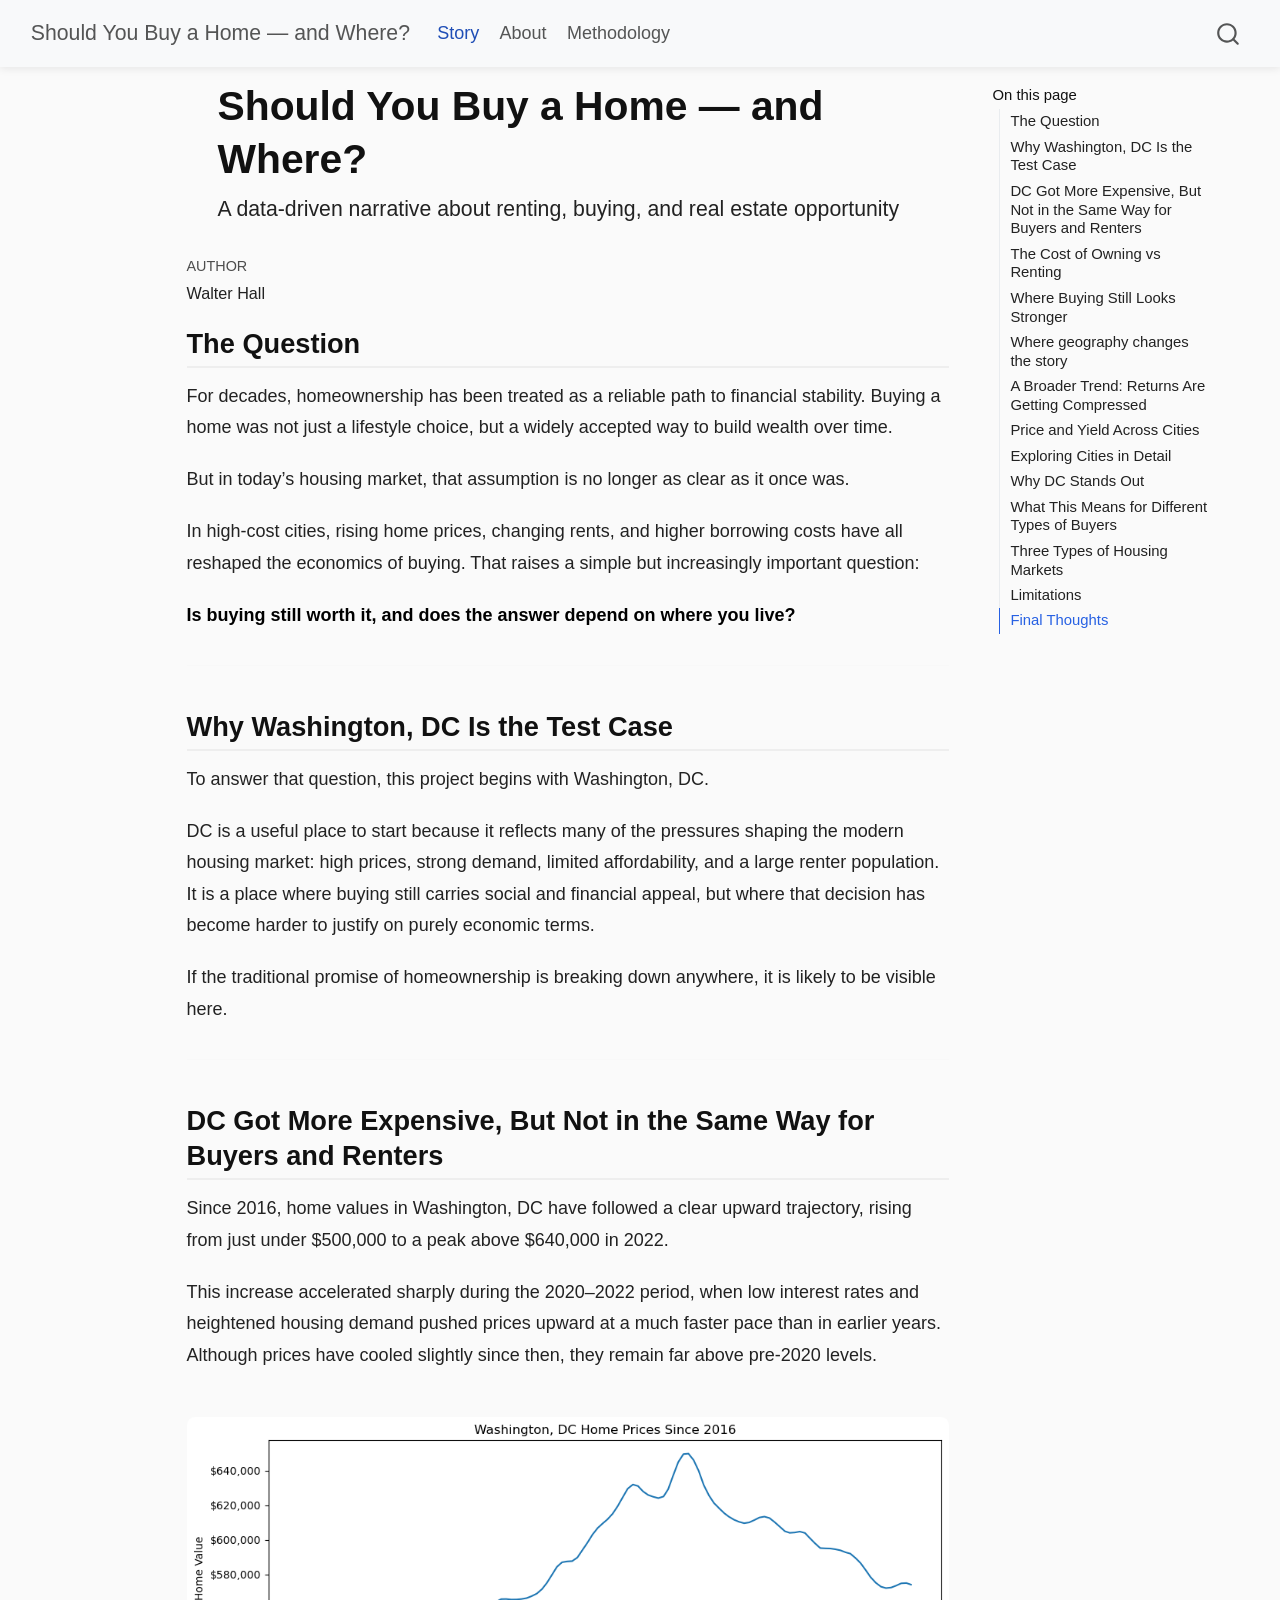
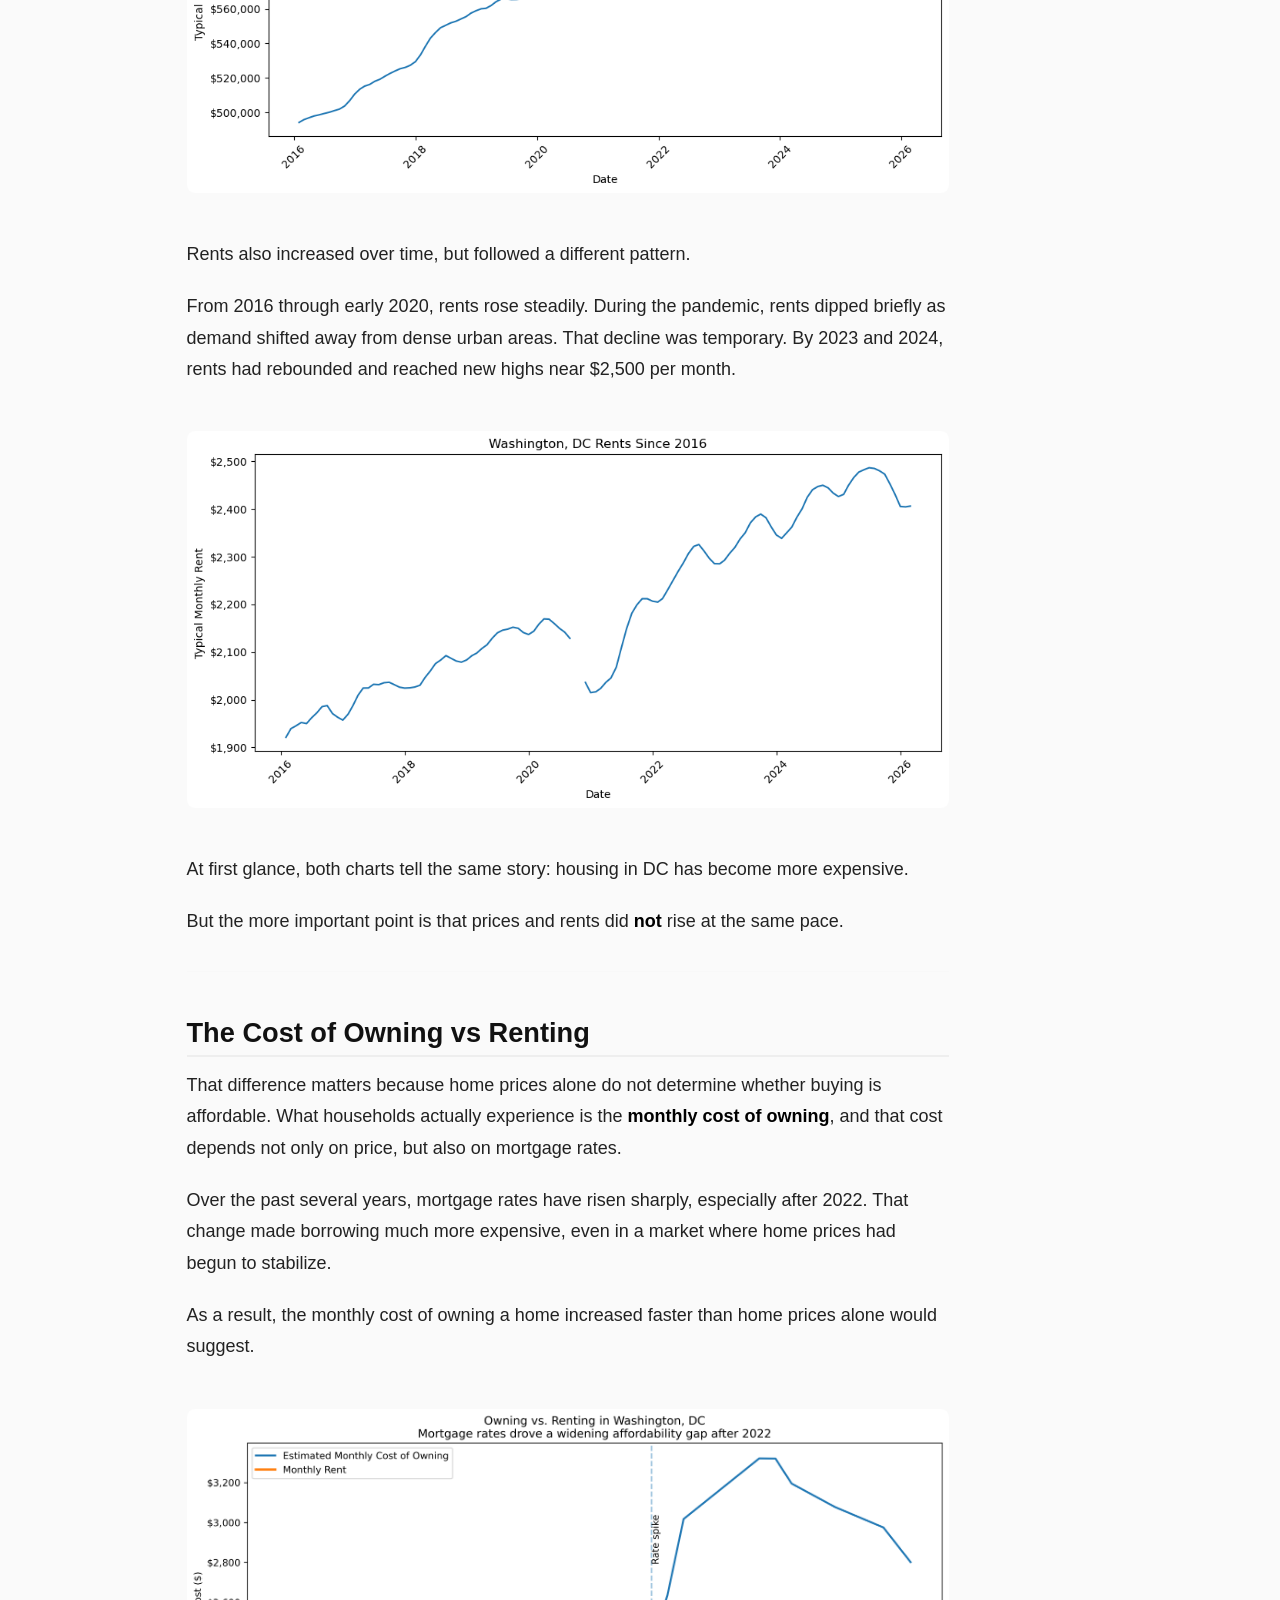
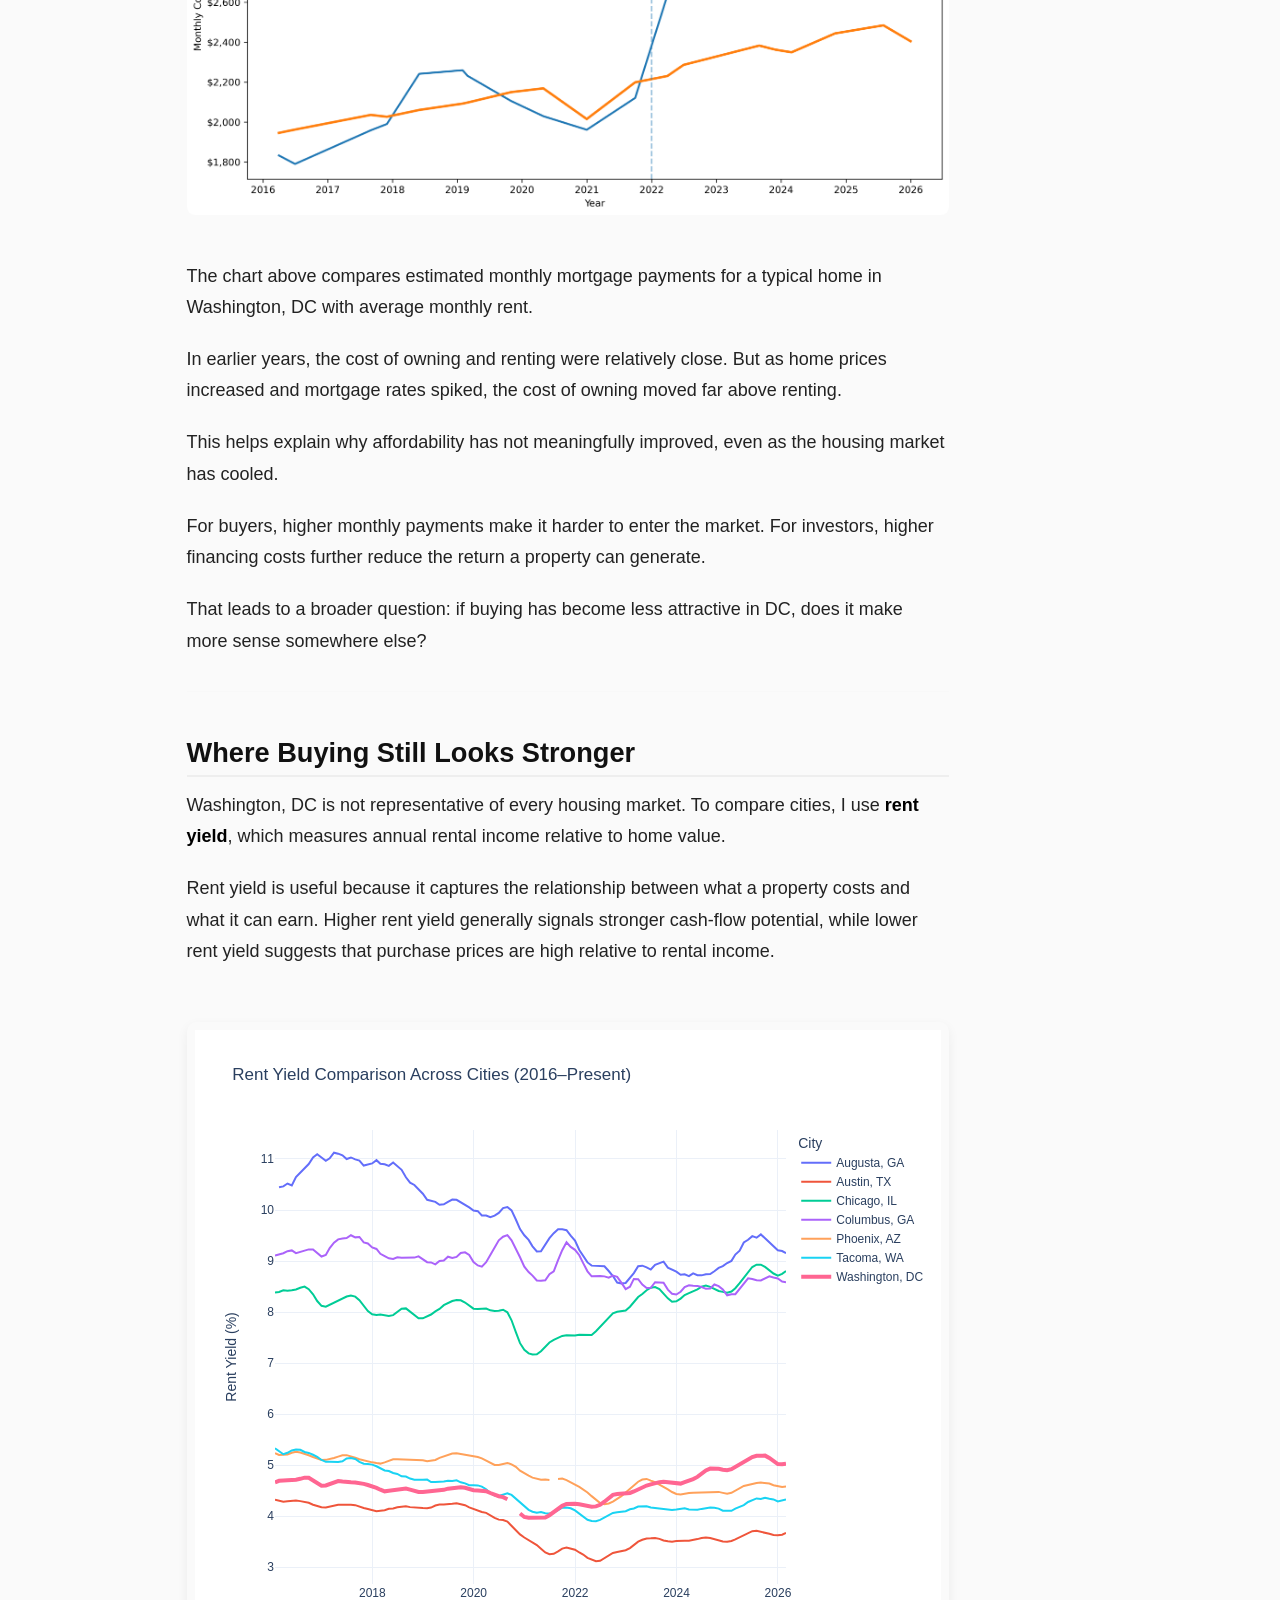
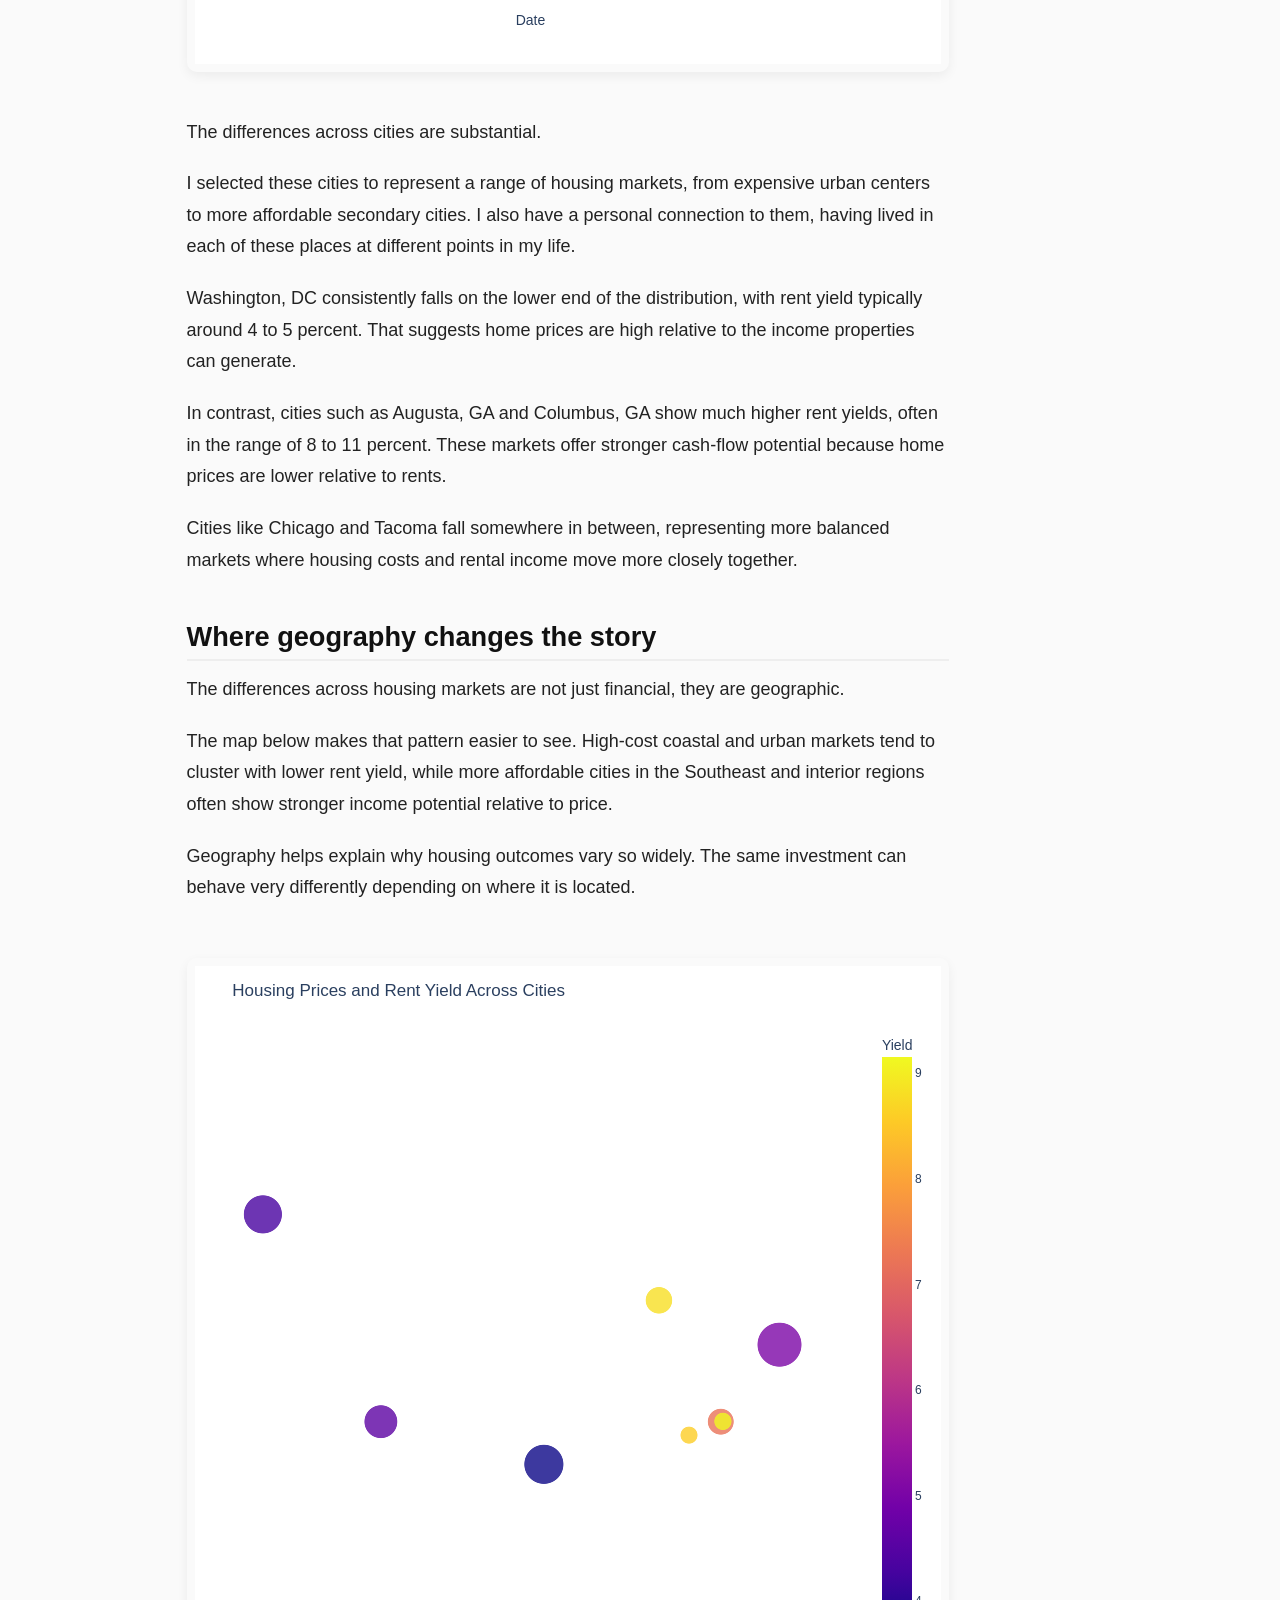
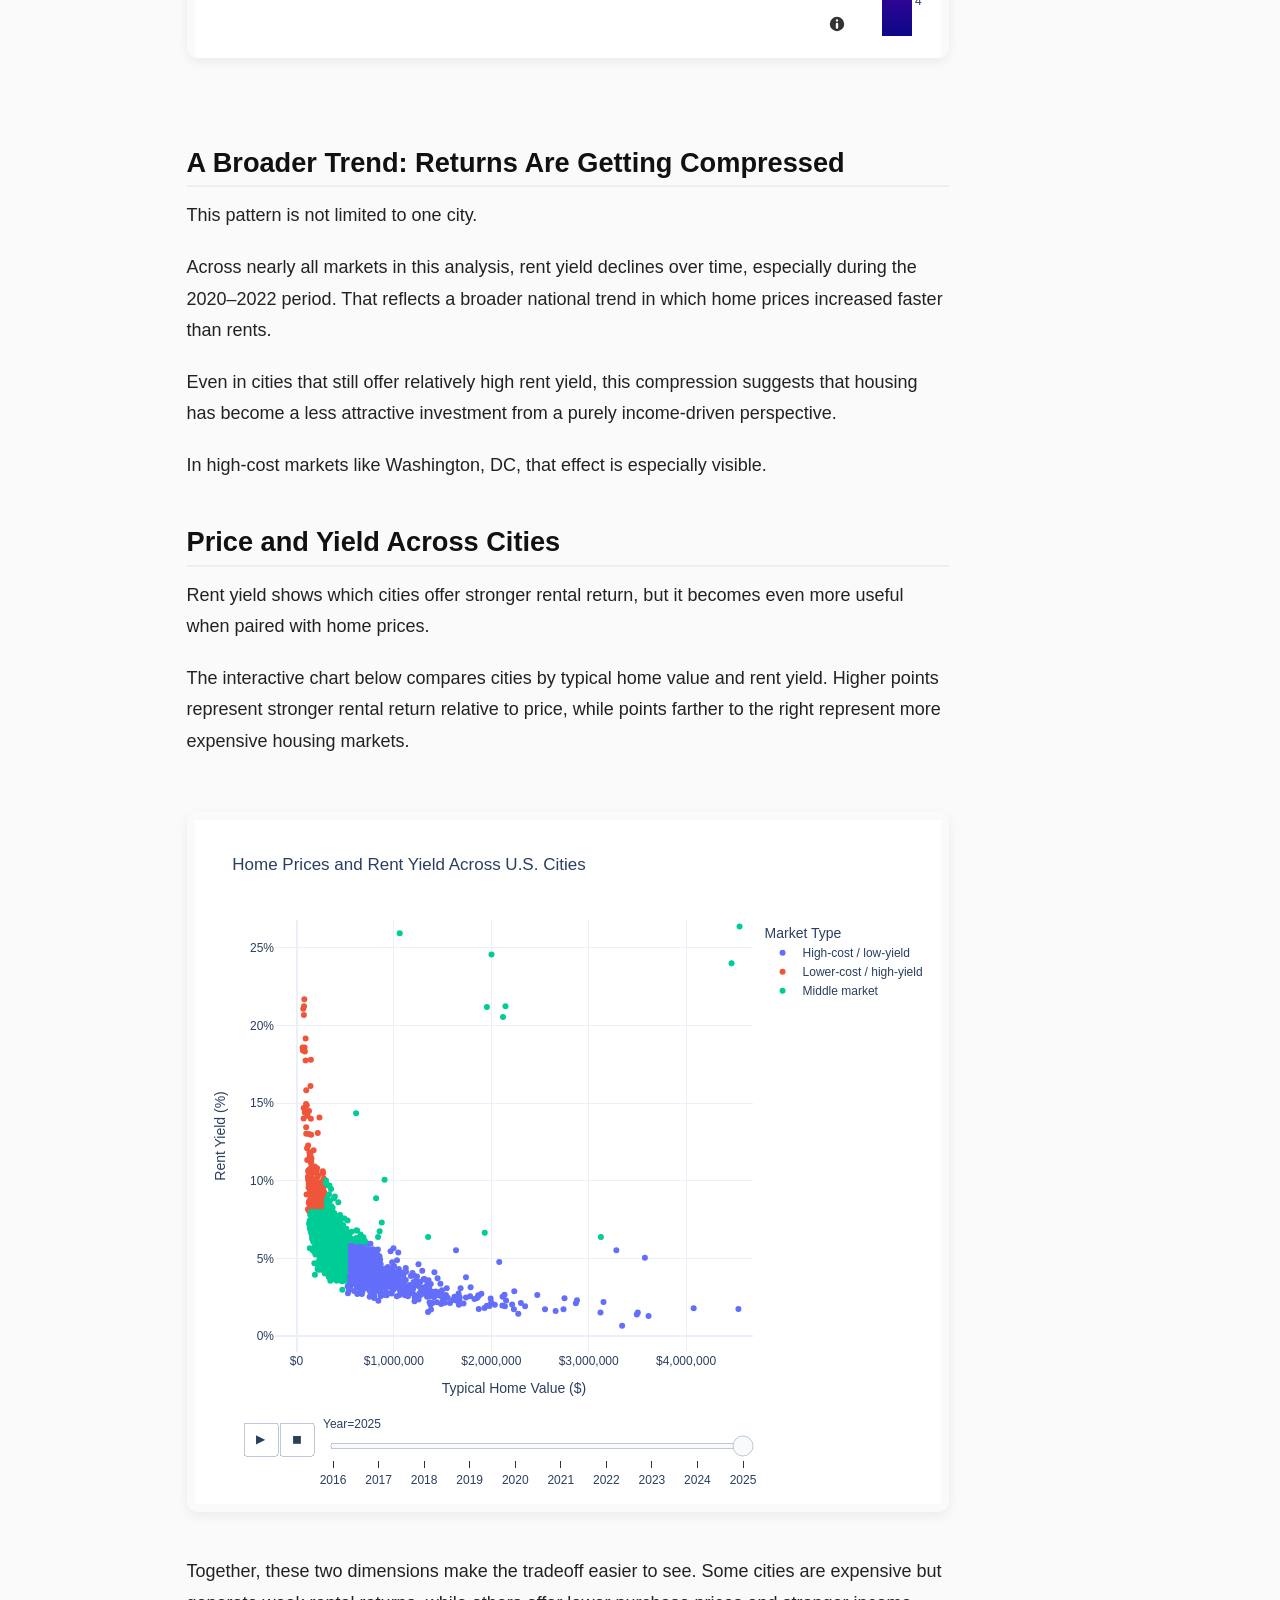
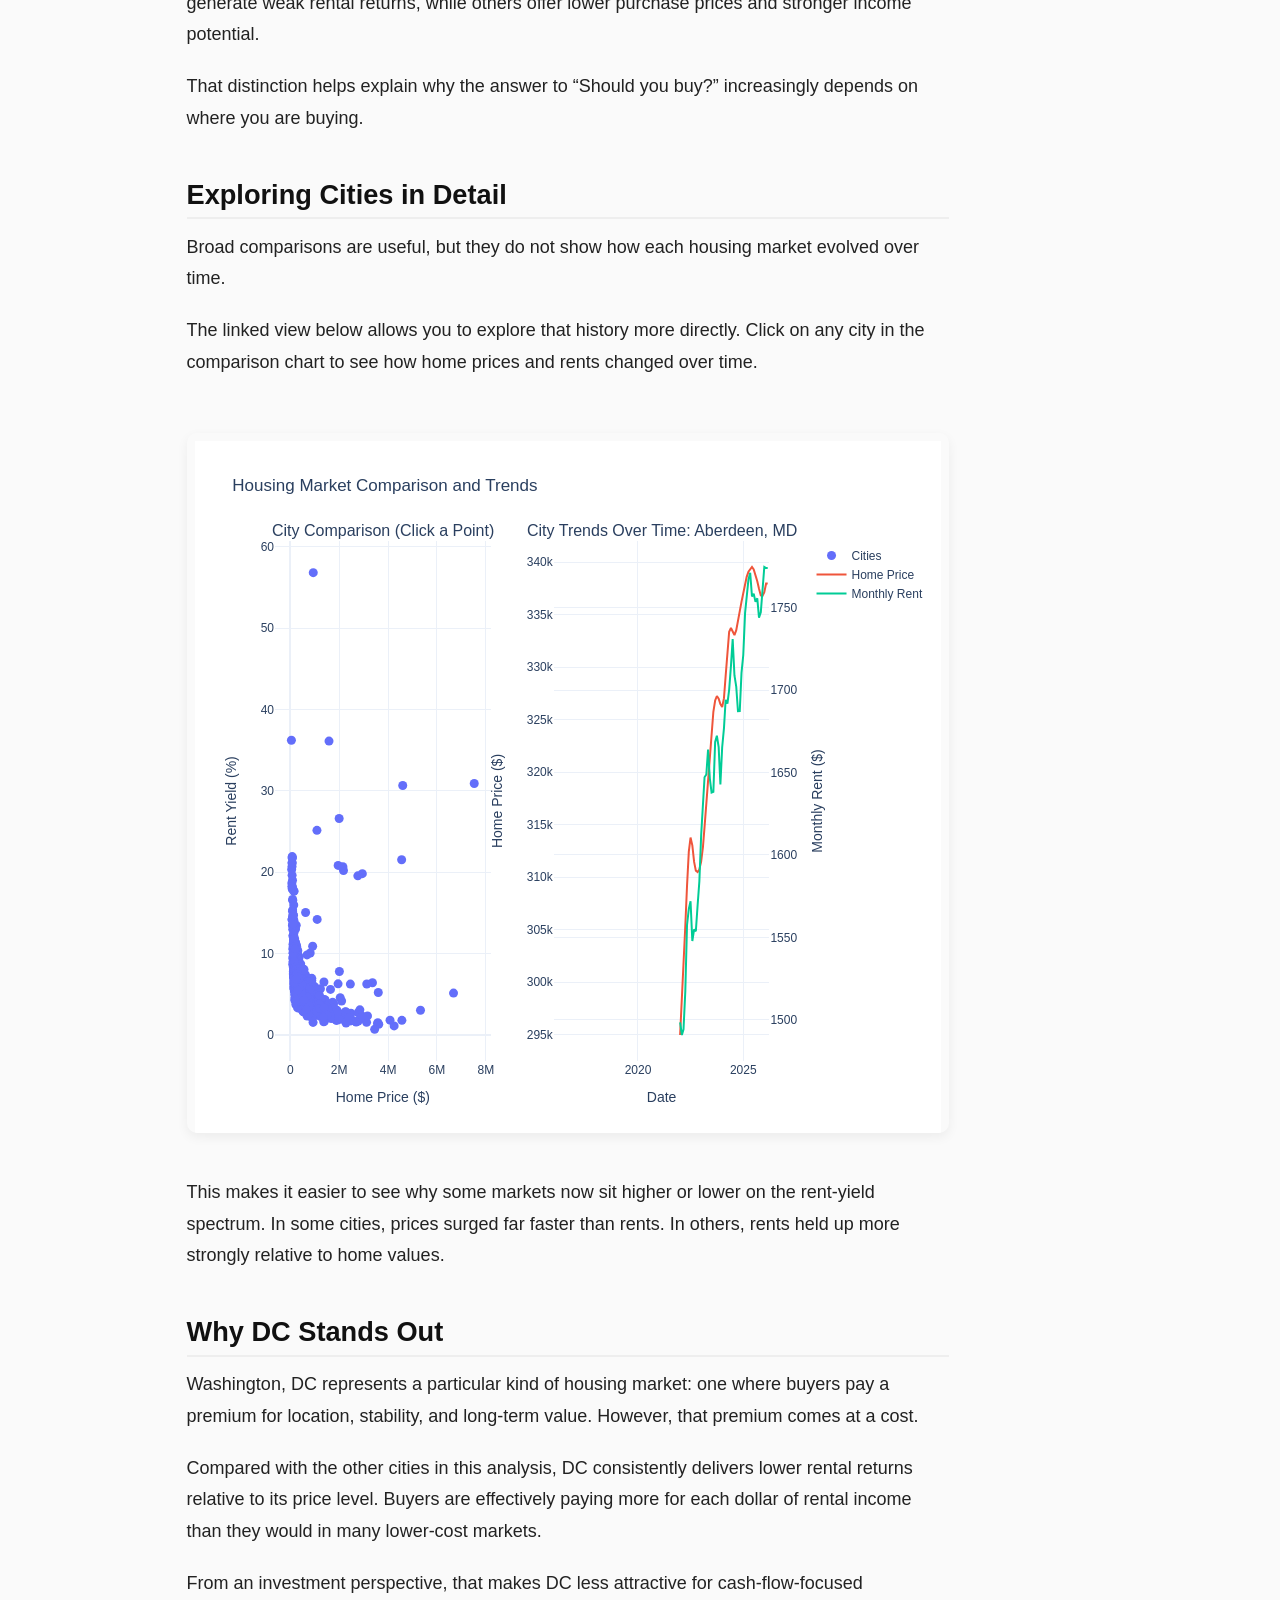
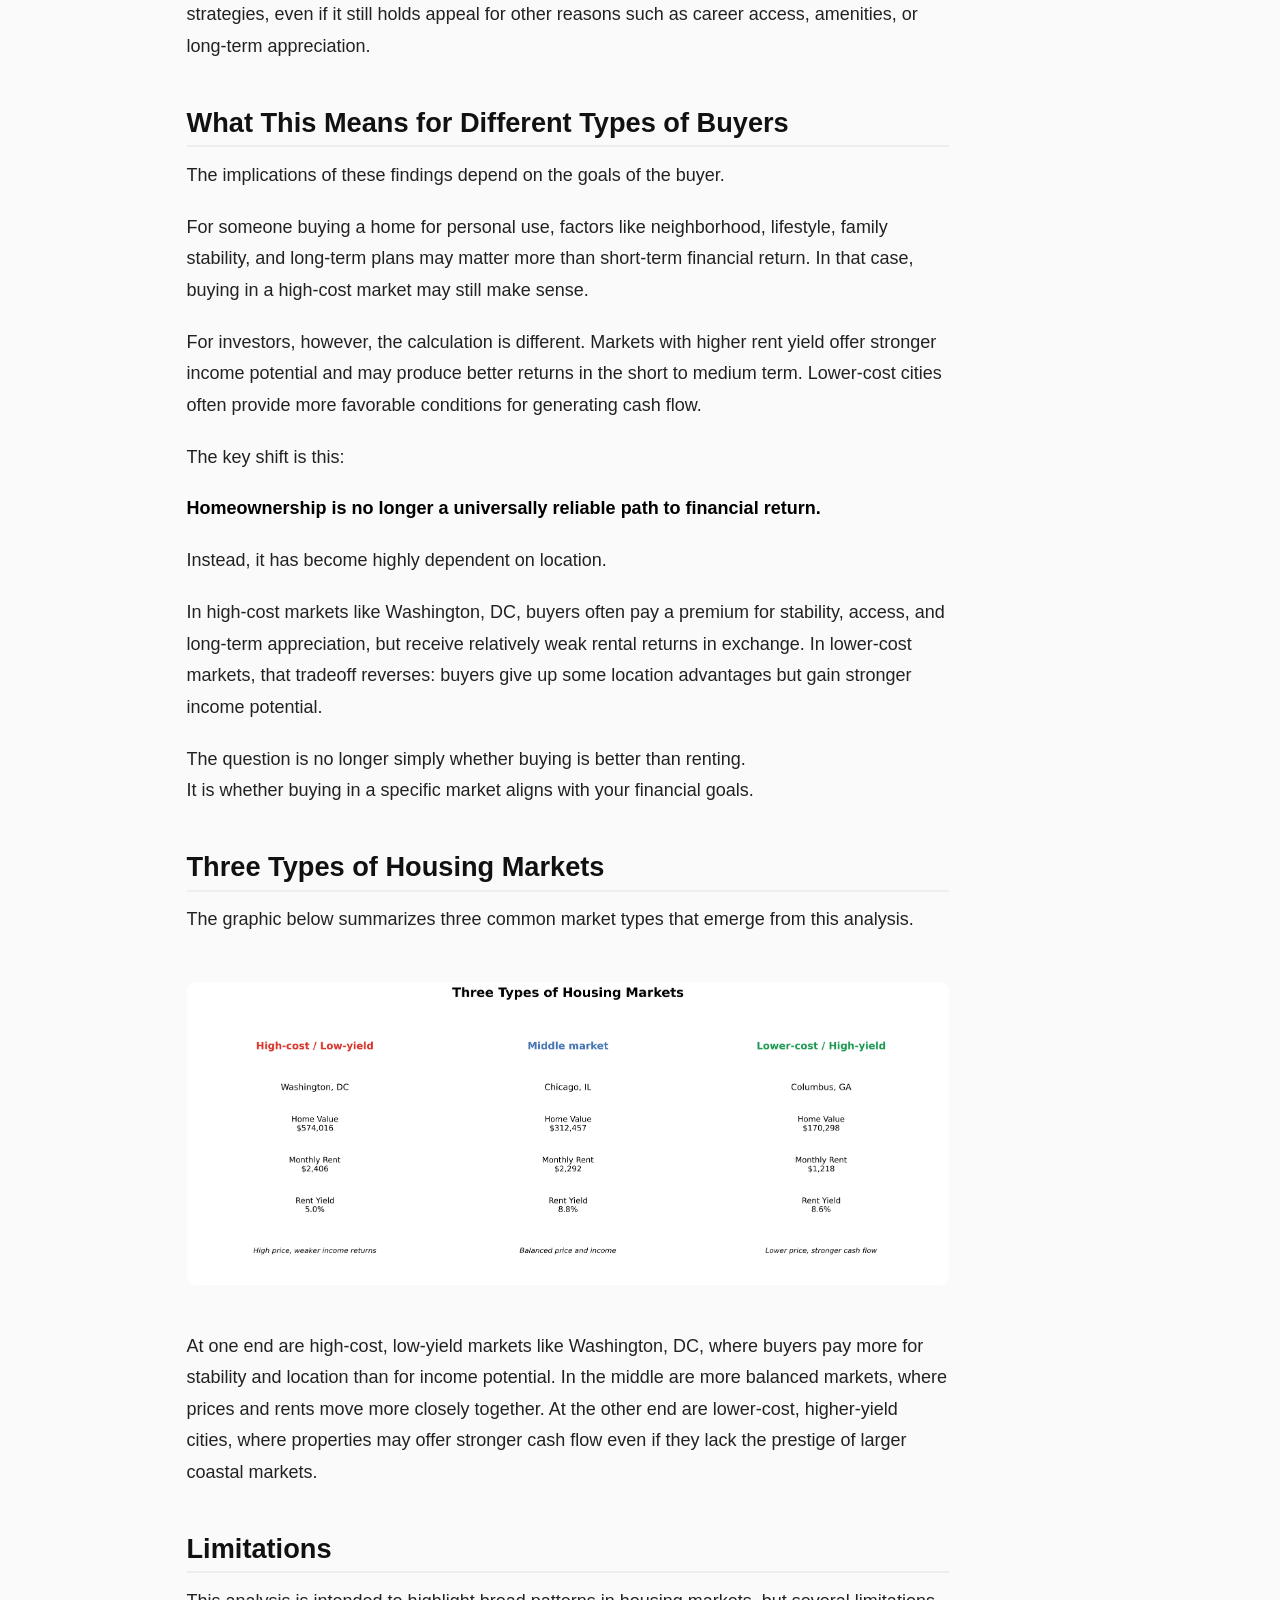
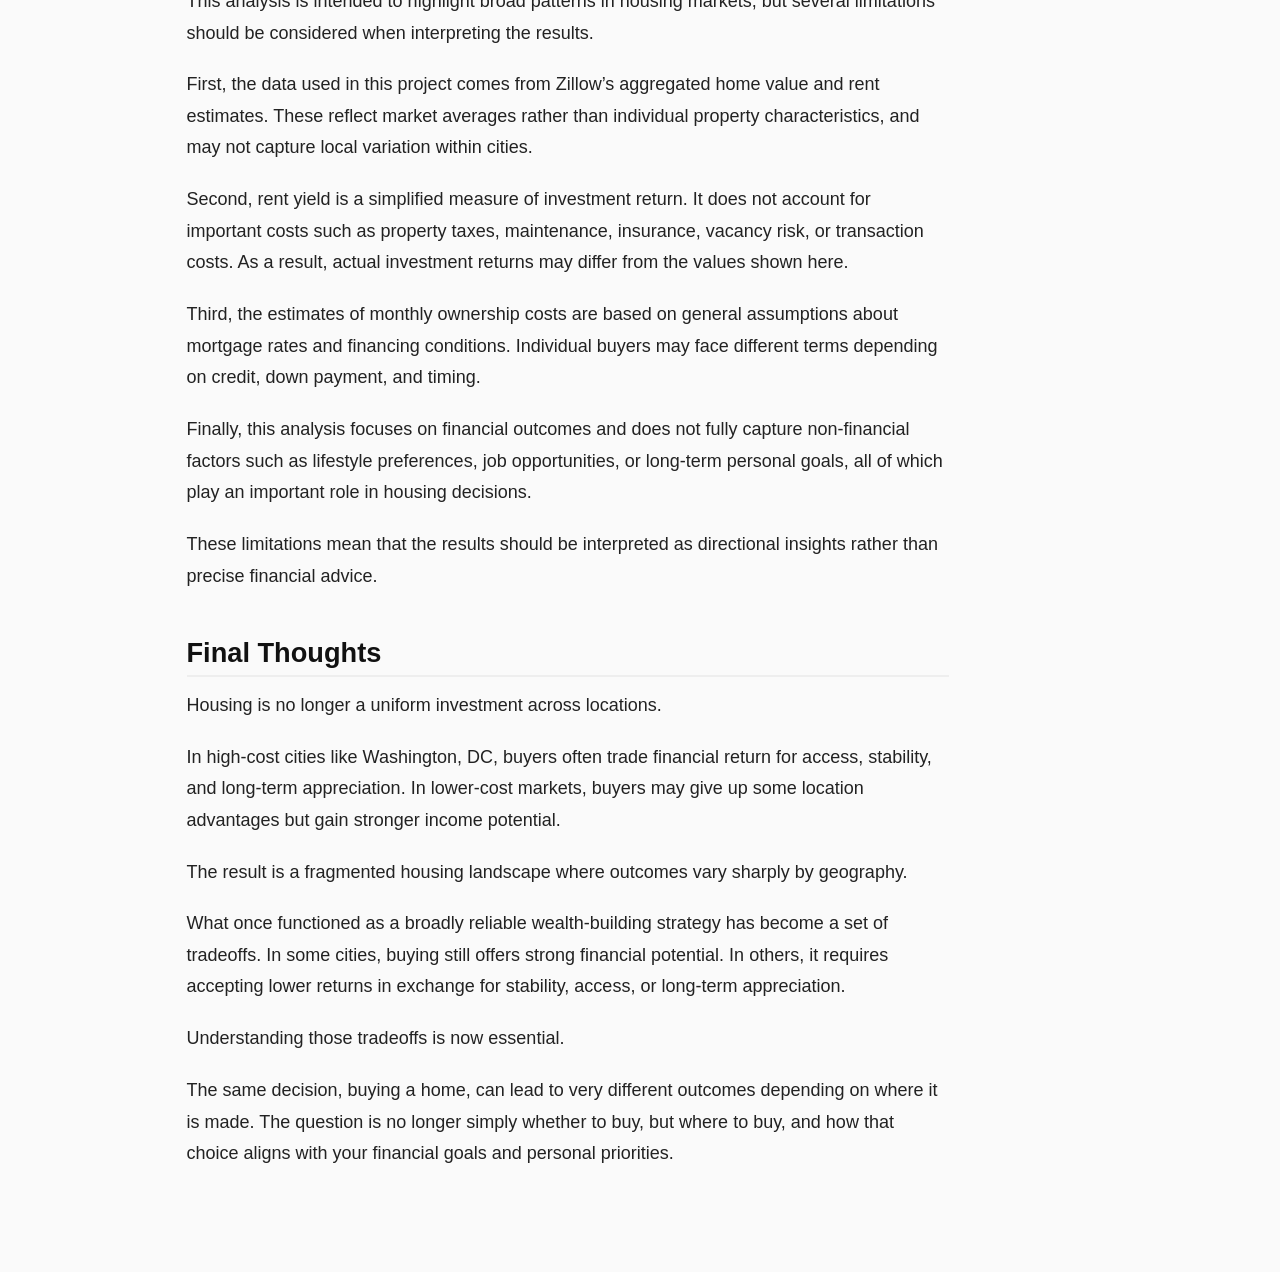
<file: housing-data-narrative/docs/index.html>
<!DOCTYPE html>
<html xmlns="http://www.w3.org/1999/xhtml" lang="en" xml:lang="en"><head>

<meta charset="utf-8">
<meta name="generator" content="quarto-1.5.54">

<meta name="viewport" content="width=device-width, initial-scale=1.0, user-scalable=yes">

<meta name="author" content="Walter Hall">

<title>Should You Buy a Home — and Where?</title>
<style>
code{white-space: pre-wrap;}
span.smallcaps{font-variant: small-caps;}
div.columns{display: flex; gap: min(4vw, 1.5em);}
div.column{flex: auto; overflow-x: auto;}
div.hanging-indent{margin-left: 1.5em; text-indent: -1.5em;}
ul.task-list{list-style: none;}
ul.task-list li input[type="checkbox"] {
  width: 0.8em;
  margin: 0 0.8em 0.2em -1em; /* quarto-specific, see https://github.com/quarto-dev/quarto-cli/issues/4556 */ 
  vertical-align: middle;
}
</style>


<script src="site_libs/quarto-nav/quarto-nav.js"></script>
<script src="site_libs/quarto-nav/headroom.min.js"></script>
<script src="site_libs/clipboard/clipboard.min.js"></script>
<script src="site_libs/quarto-search/autocomplete.umd.js"></script>
<script src="site_libs/quarto-search/fuse.min.js"></script>
<script src="site_libs/quarto-search/quarto-search.js"></script>
<meta name="quarto:offset" content="./">
<script src="site_libs/quarto-html/quarto.js"></script>
<script src="site_libs/quarto-html/popper.min.js"></script>
<script src="site_libs/quarto-html/tippy.umd.min.js"></script>
<script src="site_libs/quarto-html/anchor.min.js"></script>
<link href="site_libs/quarto-html/tippy.css" rel="stylesheet">
<link href="site_libs/quarto-html/quarto-syntax-highlighting.css" rel="stylesheet" id="quarto-text-highlighting-styles">
<script src="site_libs/bootstrap/bootstrap.min.js"></script>
<link href="site_libs/bootstrap/bootstrap-icons.css" rel="stylesheet">
<link href="site_libs/bootstrap/bootstrap.min.css" rel="stylesheet" id="quarto-bootstrap" data-mode="light">
<script id="quarto-search-options" type="application/json">{
  "location": "navbar",
  "copy-button": false,
  "collapse-after": 3,
  "panel-placement": "end",
  "type": "overlay",
  "limit": 50,
  "keyboard-shortcut": [
    "f",
    "/",
    "s"
  ],
  "show-item-context": false,
  "language": {
    "search-no-results-text": "No results",
    "search-matching-documents-text": "matching documents",
    "search-copy-link-title": "Copy link to search",
    "search-hide-matches-text": "Hide additional matches",
    "search-more-match-text": "more match in this document",
    "search-more-matches-text": "more matches in this document",
    "search-clear-button-title": "Clear",
    "search-text-placeholder": "",
    "search-detached-cancel-button-title": "Cancel",
    "search-submit-button-title": "Submit",
    "search-label": "Search"
  }
}</script>
<style>html{ scroll-behavior: smooth; }</style>


<link rel="stylesheet" href="styles.css">
</head>

<body class="nav-fixed">

<div id="quarto-search-results"></div>
  <header id="quarto-header" class="headroom fixed-top">
    <nav class="navbar navbar-expand-lg " data-bs-theme="dark">
      <div class="navbar-container container-fluid">
      <div class="navbar-brand-container mx-auto">
    <a class="navbar-brand" href="./index.html">
    <span class="navbar-title">Should You Buy a Home — and Where?</span>
    </a>
  </div>
            <div id="quarto-search" class="" title="Search"></div>
          <button class="navbar-toggler" type="button" data-bs-toggle="collapse" data-bs-target="#navbarCollapse" aria-controls="navbarCollapse" role="menu" aria-expanded="false" aria-label="Toggle navigation" onclick="if (window.quartoToggleHeadroom) { window.quartoToggleHeadroom(); }">
  <span class="navbar-toggler-icon"></span>
</button>
          <div class="collapse navbar-collapse" id="navbarCollapse">
            <ul class="navbar-nav navbar-nav-scroll me-auto">
  <li class="nav-item">
    <a class="nav-link active" href="./index.html" aria-current="page"> 
<span class="menu-text">Story</span></a>
  </li>  
  <li class="nav-item">
    <a class="nav-link" href="./about.html"> 
<span class="menu-text">About</span></a>
  </li>  
  <li class="nav-item">
    <a class="nav-link" href="./methodology.html"> 
<span class="menu-text">Methodology</span></a>
  </li>  
</ul>
          </div> <!-- /navcollapse -->
            <div class="quarto-navbar-tools">
</div>
      </div> <!-- /container-fluid -->
    </nav>
</header>
<!-- content -->
<div id="quarto-content" class="quarto-container page-columns page-rows-contents page-layout-article page-navbar">
<!-- sidebar -->
<!-- margin-sidebar -->
    <div id="quarto-margin-sidebar" class="sidebar margin-sidebar">
        <nav id="TOC" role="doc-toc" class="toc-active">
    <h2 id="toc-title">On this page</h2>
   
  <ul>
  <li><a href="#the-question" id="toc-the-question" class="nav-link active" data-scroll-target="#the-question">The Question</a></li>
  <li><a href="#why-washington-dc-is-the-test-case" id="toc-why-washington-dc-is-the-test-case" class="nav-link" data-scroll-target="#why-washington-dc-is-the-test-case">Why Washington, DC Is the Test Case</a></li>
  <li><a href="#dc-got-more-expensive-but-not-in-the-same-way-for-buyers-and-renters" id="toc-dc-got-more-expensive-but-not-in-the-same-way-for-buyers-and-renters" class="nav-link" data-scroll-target="#dc-got-more-expensive-but-not-in-the-same-way-for-buyers-and-renters">DC Got More Expensive, But Not in the Same Way for Buyers and Renters</a></li>
  <li><a href="#the-cost-of-owning-vs-renting" id="toc-the-cost-of-owning-vs-renting" class="nav-link" data-scroll-target="#the-cost-of-owning-vs-renting">The Cost of Owning vs Renting</a></li>
  <li><a href="#where-buying-still-looks-stronger" id="toc-where-buying-still-looks-stronger" class="nav-link" data-scroll-target="#where-buying-still-looks-stronger">Where Buying Still Looks Stronger</a></li>
  <li><a href="#where-geography-changes-the-story" id="toc-where-geography-changes-the-story" class="nav-link" data-scroll-target="#where-geography-changes-the-story">Where geography changes the story</a></li>
  <li><a href="#a-broader-trend-returns-are-getting-compressed" id="toc-a-broader-trend-returns-are-getting-compressed" class="nav-link" data-scroll-target="#a-broader-trend-returns-are-getting-compressed">A Broader Trend: Returns Are Getting Compressed</a></li>
  <li><a href="#price-and-yield-across-cities" id="toc-price-and-yield-across-cities" class="nav-link" data-scroll-target="#price-and-yield-across-cities">Price and Yield Across Cities</a></li>
  <li><a href="#exploring-cities-in-detail" id="toc-exploring-cities-in-detail" class="nav-link" data-scroll-target="#exploring-cities-in-detail">Exploring Cities in Detail</a></li>
  <li><a href="#why-dc-stands-out" id="toc-why-dc-stands-out" class="nav-link" data-scroll-target="#why-dc-stands-out">Why DC Stands Out</a></li>
  <li><a href="#what-this-means-for-different-types-of-buyers" id="toc-what-this-means-for-different-types-of-buyers" class="nav-link" data-scroll-target="#what-this-means-for-different-types-of-buyers">What This Means for Different Types of Buyers</a></li>
  <li><a href="#three-types-of-housing-markets" id="toc-three-types-of-housing-markets" class="nav-link" data-scroll-target="#three-types-of-housing-markets">Three Types of Housing Markets</a></li>
  <li><a href="#limitations" id="toc-limitations" class="nav-link" data-scroll-target="#limitations">Limitations</a></li>
  <li><a href="#final-thoughts" id="toc-final-thoughts" class="nav-link" data-scroll-target="#final-thoughts">Final Thoughts</a></li>
  </ul>
</nav>
    </div>
<!-- main -->
<main class="content" id="quarto-document-content">

<header id="title-block-header" class="quarto-title-block default">
<div class="quarto-title">
<h1 class="title">Should You Buy a Home — and Where?</h1>
<p class="subtitle lead">A data-driven narrative about renting, buying, and real estate opportunity</p>
</div>



<div class="quarto-title-meta">

    <div>
    <div class="quarto-title-meta-heading">Author</div>
    <div class="quarto-title-meta-contents">
             <p>Walter Hall </p>
          </div>
  </div>
    
  
    
  </div>
  


</header>


<section id="the-question" class="level2">
<h2 class="anchored" data-anchor-id="the-question">The Question</h2>
<p>For decades, homeownership has been treated as a reliable path to financial stability. Buying a home was not just a lifestyle choice, but a widely accepted way to build wealth over time.</p>
<p>But in today’s housing market, that assumption is no longer as clear as it once was.</p>
<p>In high-cost cities, rising home prices, changing rents, and higher borrowing costs have all reshaped the economics of buying. That raises a simple but increasingly important question:</p>
<p><strong>Is buying still worth it, and does the answer depend on where you live?</strong></p>
<hr>
</section>
<section id="why-washington-dc-is-the-test-case" class="level2">
<h2 class="anchored" data-anchor-id="why-washington-dc-is-the-test-case">Why Washington, DC Is the Test Case</h2>
<p>To answer that question, this project begins with Washington, DC.</p>
<p>DC is a useful place to start because it reflects many of the pressures shaping the modern housing market: high prices, strong demand, limited affordability, and a large renter population. It is a place where buying still carries social and financial appeal, but where that decision has become harder to justify on purely economic terms.</p>
<p>If the traditional promise of homeownership is breaking down anywhere, it is likely to be visible here.</p>
<hr>
</section>
<section id="dc-got-more-expensive-but-not-in-the-same-way-for-buyers-and-renters" class="level2">
<h2 class="anchored" data-anchor-id="dc-got-more-expensive-but-not-in-the-same-way-for-buyers-and-renters">DC Got More Expensive, But Not in the Same Way for Buyers and Renters</h2>
<p>Since 2016, home values in Washington, DC have followed a clear upward trajectory, rising from just under $500,000 to a peak above $640,000 in 2022.</p>
<p>This increase accelerated sharply during the 2020–2022 period, when low interest rates and heightened housing demand pushed prices upward at a much faster pace than in earlier years. Although prices have cooled slightly since then, they remain far above pre-2020 levels.</p>
<p><img src="images/dc_home_prices.png" class="img-fluid"></p>
<p>Rents also increased over time, but followed a different pattern.</p>
<p>From 2016 through early 2020, rents rose steadily. During the pandemic, rents dipped briefly as demand shifted away from dense urban areas. That decline was temporary. By 2023 and 2024, rents had rebounded and reached new highs near $2,500 per month.</p>
<p><img src="images/dc_rents.png" class="img-fluid"></p>
<p>At first glance, both charts tell the same story: housing in DC has become more expensive.</p>
<p>But the more important point is that prices and rents did <strong>not</strong> rise at the same pace.</p>
<hr>
</section>
<section id="the-cost-of-owning-vs-renting" class="level2">
<h2 class="anchored" data-anchor-id="the-cost-of-owning-vs-renting">The Cost of Owning vs Renting</h2>
<p>That difference matters because home prices alone do not determine whether buying is affordable. What households actually experience is the <strong>monthly cost of owning</strong>, and that cost depends not only on price, but also on mortgage rates.</p>
<p>Over the past several years, mortgage rates have risen sharply, especially after 2022. That change made borrowing much more expensive, even in a market where home prices had begun to stabilize.</p>
<p>As a result, the monthly cost of owning a home increased faster than home prices alone would suggest.</p>
<p><img src="images/dc_own_vs_rent.png" class="img-fluid"></p>
<p>The chart above compares estimated monthly mortgage payments for a typical home in Washington, DC with average monthly rent.</p>
<p>In earlier years, the cost of owning and renting were relatively close. But as home prices increased and mortgage rates spiked, the cost of owning moved far above renting.</p>
<p>This helps explain why affordability has not meaningfully improved, even as the housing market has cooled.</p>
<p>For buyers, higher monthly payments make it harder to enter the market. For investors, higher financing costs further reduce the return a property can generate.</p>
<p>That leads to a broader question: if buying has become less attractive in DC, does it make more sense somewhere else?</p>
<hr>
</section>
<section id="where-buying-still-looks-stronger" class="level2">
<h2 class="anchored" data-anchor-id="where-buying-still-looks-stronger">Where Buying Still Looks Stronger</h2>
<p>Washington, DC is not representative of every housing market. To compare cities, I use <strong>rent yield</strong>, which measures annual rental income relative to home value.</p>
<p>Rent yield is useful because it captures the relationship between what a property costs and what it can earn. Higher rent yield generally signals stronger cash-flow potential, while lower rent yield suggests that purchase prices are high relative to rental income.</p>
<iframe src="images/rent_yield_interactive.html" width="100%" height="650" style="border:none;">
</iframe>
<p>The differences across cities are substantial.</p>
<p>I selected these cities to represent a range of housing markets, from expensive urban centers to more affordable secondary cities. I also have a personal connection to them, having lived in each of these places at different points in my life.</p>
<p>Washington, DC consistently falls on the lower end of the distribution, with rent yield typically around 4 to 5 percent. That suggests home prices are high relative to the income properties can generate.</p>
<p>In contrast, cities such as Augusta, GA and Columbus, GA show much higher rent yields, often in the range of 8 to 11 percent. These markets offer stronger cash-flow potential because home prices are lower relative to rents.</p>
<p>Cities like Chicago and Tacoma fall somewhere in between, representing more balanced markets where housing costs and rental income move more closely together.</p>
</section>
<section id="where-geography-changes-the-story" class="level2">
<h2 class="anchored" data-anchor-id="where-geography-changes-the-story">Where geography changes the story</h2>
<p>The differences across housing markets are not just financial, they are geographic.</p>
<p>The map below makes that pattern easier to see. High-cost coastal and urban markets tend to cluster with lower rent yield, while more affordable cities in the Southeast and interior regions often show stronger income potential relative to price.</p>
<p>Geography helps explain why housing outcomes vary so widely. The same investment can behave very differently depending on where it is located.</p>
<iframe src="images/housing_map.html" width="100%" height="700" style="border:none;">
</iframe>
</section>
<section id="a-broader-trend-returns-are-getting-compressed" class="level2">
<h2 class="anchored" data-anchor-id="a-broader-trend-returns-are-getting-compressed">A Broader Trend: Returns Are Getting Compressed</h2>
<p>This pattern is not limited to one city.</p>
<p>Across nearly all markets in this analysis, rent yield declines over time, especially during the 2020–2022 period. That reflects a broader national trend in which home prices increased faster than rents.</p>
<p>Even in cities that still offer relatively high rent yield, this compression suggests that housing has become a less attractive investment from a purely income-driven perspective.</p>
<p>In high-cost markets like Washington, DC, that effect is especially visible.</p>
</section>
<section id="price-and-yield-across-cities" class="level2">
<h2 class="anchored" data-anchor-id="price-and-yield-across-cities">Price and Yield Across Cities</h2>
<p>Rent yield shows which cities offer stronger rental return, but it becomes even more useful when paired with home prices.</p>
<p>The interactive chart below compares cities by typical home value and rent yield. Higher points represent stronger rental return relative to price, while points farther to the right represent more expensive housing markets.</p>
<iframe src="images/price_vs_yield_interactive.html" width="100%" height="700" style="border:none;">
</iframe>
<p>Together, these two dimensions make the tradeoff easier to see. Some cities are expensive but generate weak rental returns, while others offer lower purchase prices and stronger income potential.</p>
<p>That distinction helps explain why the answer to “Should you buy?” increasingly depends on where you are buying.</p>
</section>
<section id="exploring-cities-in-detail" class="level2">
<h2 class="anchored" data-anchor-id="exploring-cities-in-detail">Exploring Cities in Detail</h2>
<p>Broad comparisons are useful, but they do not show how each housing market evolved over time.</p>
<p>The linked view below allows you to explore that history more directly. Click on any city in the comparison chart to see how home prices and rents changed over time.</p>
<iframe src="images/linked_view.html" width="100%" height="700" style="border:none;">
</iframe>
<p>This makes it easier to see why some markets now sit higher or lower on the rent-yield spectrum. In some cities, prices surged far faster than rents. In others, rents held up more strongly relative to home values.</p>
</section>
<section id="why-dc-stands-out" class="level2">
<h2 class="anchored" data-anchor-id="why-dc-stands-out">Why DC Stands Out</h2>
<p>Washington, DC represents a particular kind of housing market: one where buyers pay a premium for location, stability, and long-term value. However, that premium comes at a cost.</p>
<p>Compared with the other cities in this analysis, DC consistently delivers lower rental returns relative to its price level. Buyers are effectively paying more for each dollar of rental income than they would in many lower-cost markets.</p>
<p>From an investment perspective, that makes DC less attractive for cash-flow-focused strategies, even if it still holds appeal for other reasons such as career access, amenities, or long-term appreciation.</p>
</section>
<section id="what-this-means-for-different-types-of-buyers" class="level2">
<h2 class="anchored" data-anchor-id="what-this-means-for-different-types-of-buyers">What This Means for Different Types of Buyers</h2>
<p>The implications of these findings depend on the goals of the buyer.</p>
<p>For someone buying a home for personal use, factors like neighborhood, lifestyle, family stability, and long-term plans may matter more than short-term financial return. In that case, buying in a high-cost market may still make sense.</p>
<p>For investors, however, the calculation is different. Markets with higher rent yield offer stronger income potential and may produce better returns in the short to medium term. Lower-cost cities often provide more favorable conditions for generating cash flow.</p>
<p>The key shift is this:</p>
<p><strong>Homeownership is no longer a universally reliable path to financial return.</strong></p>
<p>Instead, it has become highly dependent on location.</p>
<p>In high-cost markets like Washington, DC, buyers often pay a premium for stability, access, and long-term appreciation, but receive relatively weak rental returns in exchange. In lower-cost markets, that tradeoff reverses: buyers give up some location advantages but gain stronger income potential.</p>
<p>The question is no longer simply whether buying is better than renting.<br>
It is whether buying in a specific market aligns with your financial goals.</p>
</section>
<section id="three-types-of-housing-markets" class="level2">
<h2 class="anchored" data-anchor-id="three-types-of-housing-markets">Three Types of Housing Markets</h2>
<p>The graphic below summarizes three common market types that emerge from this analysis.</p>
<p><img src="images/market_types_infographic.png" class="img-fluid"></p>
<p>At one end are high-cost, low-yield markets like Washington, DC, where buyers pay more for stability and location than for income potential. In the middle are more balanced markets, where prices and rents move more closely together. At the other end are lower-cost, higher-yield cities, where properties may offer stronger cash flow even if they lack the prestige of larger coastal markets.</p>
</section>
<section id="limitations" class="level2">
<h2 class="anchored" data-anchor-id="limitations">Limitations</h2>
<p>This analysis is intended to highlight broad patterns in housing markets, but several limitations should be considered when interpreting the results.</p>
<p>First, the data used in this project comes from Zillow’s aggregated home value and rent estimates. These reflect market averages rather than individual property characteristics, and may not capture local variation within cities.</p>
<p>Second, rent yield is a simplified measure of investment return. It does not account for important costs such as property taxes, maintenance, insurance, vacancy risk, or transaction costs. As a result, actual investment returns may differ from the values shown here.</p>
<p>Third, the estimates of monthly ownership costs are based on general assumptions about mortgage rates and financing conditions. Individual buyers may face different terms depending on credit, down payment, and timing.</p>
<p>Finally, this analysis focuses on financial outcomes and does not fully capture non-financial factors such as lifestyle preferences, job opportunities, or long-term personal goals, all of which play an important role in housing decisions.</p>
<p>These limitations mean that the results should be interpreted as directional insights rather than precise financial advice.</p>
</section>
<section id="final-thoughts" class="level2">
<h2 class="anchored" data-anchor-id="final-thoughts">Final Thoughts</h2>
<p>Housing is no longer a uniform investment across locations.</p>
<p>In high-cost cities like Washington, DC, buyers often trade financial return for access, stability, and long-term appreciation. In lower-cost markets, buyers may give up some location advantages but gain stronger income potential.</p>
<p>The result is a fragmented housing landscape where outcomes vary sharply by geography.</p>
<p>What once functioned as a broadly reliable wealth-building strategy has become a set of tradeoffs. In some cities, buying still offers strong financial potential. In others, it requires accepting lower returns in exchange for stability, access, or long-term appreciation.</p>
<p>Understanding those tradeoffs is now essential.</p>
<p>The same decision, buying a home, can lead to very different outcomes depending on where it is made. The question is no longer simply whether to buy, but where to buy, and how that choice aligns with your financial goals and personal priorities.</p>


</section>

</main> <!-- /main -->
<script id="quarto-html-after-body" type="application/javascript">
window.document.addEventListener("DOMContentLoaded", function (event) {
  const toggleBodyColorMode = (bsSheetEl) => {
    const mode = bsSheetEl.getAttribute("data-mode");
    const bodyEl = window.document.querySelector("body");
    if (mode === "dark") {
      bodyEl.classList.add("quarto-dark");
      bodyEl.classList.remove("quarto-light");
    } else {
      bodyEl.classList.add("quarto-light");
      bodyEl.classList.remove("quarto-dark");
    }
  }
  const toggleBodyColorPrimary = () => {
    const bsSheetEl = window.document.querySelector("link#quarto-bootstrap");
    if (bsSheetEl) {
      toggleBodyColorMode(bsSheetEl);
    }
  }
  toggleBodyColorPrimary();  
  const icon = "";
  const anchorJS = new window.AnchorJS();
  anchorJS.options = {
    placement: 'right',
    icon: icon
  };
  anchorJS.add('.anchored');
  const isCodeAnnotation = (el) => {
    for (const clz of el.classList) {
      if (clz.startsWith('code-annotation-')) {                     
        return true;
      }
    }
    return false;
  }
  const onCopySuccess = function(e) {
    // button target
    const button = e.trigger;
    // don't keep focus
    button.blur();
    // flash "checked"
    button.classList.add('code-copy-button-checked');
    var currentTitle = button.getAttribute("title");
    button.setAttribute("title", "Copied!");
    let tooltip;
    if (window.bootstrap) {
      button.setAttribute("data-bs-toggle", "tooltip");
      button.setAttribute("data-bs-placement", "left");
      button.setAttribute("data-bs-title", "Copied!");
      tooltip = new bootstrap.Tooltip(button, 
        { trigger: "manual", 
          customClass: "code-copy-button-tooltip",
          offset: [0, -8]});
      tooltip.show();    
    }
    setTimeout(function() {
      if (tooltip) {
        tooltip.hide();
        button.removeAttribute("data-bs-title");
        button.removeAttribute("data-bs-toggle");
        button.removeAttribute("data-bs-placement");
      }
      button.setAttribute("title", currentTitle);
      button.classList.remove('code-copy-button-checked');
    }, 1000);
    // clear code selection
    e.clearSelection();
  }
  const getTextToCopy = function(trigger) {
      const codeEl = trigger.previousElementSibling.cloneNode(true);
      for (const childEl of codeEl.children) {
        if (isCodeAnnotation(childEl)) {
          childEl.remove();
        }
      }
      return codeEl.innerText;
  }
  const clipboard = new window.ClipboardJS('.code-copy-button:not([data-in-quarto-modal])', {
    text: getTextToCopy
  });
  clipboard.on('success', onCopySuccess);
  if (window.document.getElementById('quarto-embedded-source-code-modal')) {
    // For code content inside modals, clipBoardJS needs to be initialized with a container option
    // TODO: Check when it could be a function (https://github.com/zenorocha/clipboard.js/issues/860)
    const clipboardModal = new window.ClipboardJS('.code-copy-button[data-in-quarto-modal]', {
      text: getTextToCopy,
      container: window.document.getElementById('quarto-embedded-source-code-modal')
    });
    clipboardModal.on('success', onCopySuccess);
  }
    var localhostRegex = new RegExp(/^(?:http|https):\/\/localhost\:?[0-9]*\//);
    var mailtoRegex = new RegExp(/^mailto:/);
      var filterRegex = new RegExp('/' + window.location.host + '/');
    var isInternal = (href) => {
        return filterRegex.test(href) || localhostRegex.test(href) || mailtoRegex.test(href);
    }
    // Inspect non-navigation links and adorn them if external
 	var links = window.document.querySelectorAll('a[href]:not(.nav-link):not(.navbar-brand):not(.toc-action):not(.sidebar-link):not(.sidebar-item-toggle):not(.pagination-link):not(.no-external):not([aria-hidden]):not(.dropdown-item):not(.quarto-navigation-tool):not(.about-link)');
    for (var i=0; i<links.length; i++) {
      const link = links[i];
      if (!isInternal(link.href)) {
        // undo the damage that might have been done by quarto-nav.js in the case of
        // links that we want to consider external
        if (link.dataset.originalHref !== undefined) {
          link.href = link.dataset.originalHref;
        }
      }
    }
  function tippyHover(el, contentFn, onTriggerFn, onUntriggerFn) {
    const config = {
      allowHTML: true,
      maxWidth: 500,
      delay: 100,
      arrow: false,
      appendTo: function(el) {
          return el.parentElement;
      },
      interactive: true,
      interactiveBorder: 10,
      theme: 'quarto',
      placement: 'bottom-start',
    };
    if (contentFn) {
      config.content = contentFn;
    }
    if (onTriggerFn) {
      config.onTrigger = onTriggerFn;
    }
    if (onUntriggerFn) {
      config.onUntrigger = onUntriggerFn;
    }
    window.tippy(el, config); 
  }
  const noterefs = window.document.querySelectorAll('a[role="doc-noteref"]');
  for (var i=0; i<noterefs.length; i++) {
    const ref = noterefs[i];
    tippyHover(ref, function() {
      // use id or data attribute instead here
      let href = ref.getAttribute('data-footnote-href') || ref.getAttribute('href');
      try { href = new URL(href).hash; } catch {}
      const id = href.replace(/^#\/?/, "");
      const note = window.document.getElementById(id);
      if (note) {
        return note.innerHTML;
      } else {
        return "";
      }
    });
  }
  const xrefs = window.document.querySelectorAll('a.quarto-xref');
  const processXRef = (id, note) => {
    // Strip column container classes
    const stripColumnClz = (el) => {
      el.classList.remove("page-full", "page-columns");
      if (el.children) {
        for (const child of el.children) {
          stripColumnClz(child);
        }
      }
    }
    stripColumnClz(note)
    if (id === null || id.startsWith('sec-')) {
      // Special case sections, only their first couple elements
      const container = document.createElement("div");
      if (note.children && note.children.length > 2) {
        container.appendChild(note.children[0].cloneNode(true));
        for (let i = 1; i < note.children.length; i++) {
          const child = note.children[i];
          if (child.tagName === "P" && child.innerText === "") {
            continue;
          } else {
            container.appendChild(child.cloneNode(true));
            break;
          }
        }
        if (window.Quarto?.typesetMath) {
          window.Quarto.typesetMath(container);
        }
        return container.innerHTML
      } else {
        if (window.Quarto?.typesetMath) {
          window.Quarto.typesetMath(note);
        }
        return note.innerHTML;
      }
    } else {
      // Remove any anchor links if they are present
      const anchorLink = note.querySelector('a.anchorjs-link');
      if (anchorLink) {
        anchorLink.remove();
      }
      if (window.Quarto?.typesetMath) {
        window.Quarto.typesetMath(note);
      }
      // TODO in 1.5, we should make sure this works without a callout special case
      if (note.classList.contains("callout")) {
        return note.outerHTML;
      } else {
        return note.innerHTML;
      }
    }
  }
  for (var i=0; i<xrefs.length; i++) {
    const xref = xrefs[i];
    tippyHover(xref, undefined, function(instance) {
      instance.disable();
      let url = xref.getAttribute('href');
      let hash = undefined; 
      if (url.startsWith('#')) {
        hash = url;
      } else {
        try { hash = new URL(url).hash; } catch {}
      }
      if (hash) {
        const id = hash.replace(/^#\/?/, "");
        const note = window.document.getElementById(id);
        if (note !== null) {
          try {
            const html = processXRef(id, note.cloneNode(true));
            instance.setContent(html);
          } finally {
            instance.enable();
            instance.show();
          }
        } else {
          // See if we can fetch this
          fetch(url.split('#')[0])
          .then(res => res.text())
          .then(html => {
            const parser = new DOMParser();
            const htmlDoc = parser.parseFromString(html, "text/html");
            const note = htmlDoc.getElementById(id);
            if (note !== null) {
              const html = processXRef(id, note);
              instance.setContent(html);
            } 
          }).finally(() => {
            instance.enable();
            instance.show();
          });
        }
      } else {
        // See if we can fetch a full url (with no hash to target)
        // This is a special case and we should probably do some content thinning / targeting
        fetch(url)
        .then(res => res.text())
        .then(html => {
          const parser = new DOMParser();
          const htmlDoc = parser.parseFromString(html, "text/html");
          const note = htmlDoc.querySelector('main.content');
          if (note !== null) {
            // This should only happen for chapter cross references
            // (since there is no id in the URL)
            // remove the first header
            if (note.children.length > 0 && note.children[0].tagName === "HEADER") {
              note.children[0].remove();
            }
            const html = processXRef(null, note);
            instance.setContent(html);
          } 
        }).finally(() => {
          instance.enable();
          instance.show();
        });
      }
    }, function(instance) {
    });
  }
      let selectedAnnoteEl;
      const selectorForAnnotation = ( cell, annotation) => {
        let cellAttr = 'data-code-cell="' + cell + '"';
        let lineAttr = 'data-code-annotation="' +  annotation + '"';
        const selector = 'span[' + cellAttr + '][' + lineAttr + ']';
        return selector;
      }
      const selectCodeLines = (annoteEl) => {
        const doc = window.document;
        const targetCell = annoteEl.getAttribute("data-target-cell");
        const targetAnnotation = annoteEl.getAttribute("data-target-annotation");
        const annoteSpan = window.document.querySelector(selectorForAnnotation(targetCell, targetAnnotation));
        const lines = annoteSpan.getAttribute("data-code-lines").split(",");
        const lineIds = lines.map((line) => {
          return targetCell + "-" + line;
        })
        let top = null;
        let height = null;
        let parent = null;
        if (lineIds.length > 0) {
            //compute the position of the single el (top and bottom and make a div)
            const el = window.document.getElementById(lineIds[0]);
            top = el.offsetTop;
            height = el.offsetHeight;
            parent = el.parentElement.parentElement;
          if (lineIds.length > 1) {
            const lastEl = window.document.getElementById(lineIds[lineIds.length - 1]);
            const bottom = lastEl.offsetTop + lastEl.offsetHeight;
            height = bottom - top;
          }
          if (top !== null && height !== null && parent !== null) {
            // cook up a div (if necessary) and position it 
            let div = window.document.getElementById("code-annotation-line-highlight");
            if (div === null) {
              div = window.document.createElement("div");
              div.setAttribute("id", "code-annotation-line-highlight");
              div.style.position = 'absolute';
              parent.appendChild(div);
            }
            div.style.top = top - 2 + "px";
            div.style.height = height + 4 + "px";
            div.style.left = 0;
            let gutterDiv = window.document.getElementById("code-annotation-line-highlight-gutter");
            if (gutterDiv === null) {
              gutterDiv = window.document.createElement("div");
              gutterDiv.setAttribute("id", "code-annotation-line-highlight-gutter");
              gutterDiv.style.position = 'absolute';
              const codeCell = window.document.getElementById(targetCell);
              const gutter = codeCell.querySelector('.code-annotation-gutter');
              gutter.appendChild(gutterDiv);
            }
            gutterDiv.style.top = top - 2 + "px";
            gutterDiv.style.height = height + 4 + "px";
          }
          selectedAnnoteEl = annoteEl;
        }
      };
      const unselectCodeLines = () => {
        const elementsIds = ["code-annotation-line-highlight", "code-annotation-line-highlight-gutter"];
        elementsIds.forEach((elId) => {
          const div = window.document.getElementById(elId);
          if (div) {
            div.remove();
          }
        });
        selectedAnnoteEl = undefined;
      };
        // Handle positioning of the toggle
    window.addEventListener(
      "resize",
      throttle(() => {
        elRect = undefined;
        if (selectedAnnoteEl) {
          selectCodeLines(selectedAnnoteEl);
        }
      }, 10)
    );
    function throttle(fn, ms) {
    let throttle = false;
    let timer;
      return (...args) => {
        if(!throttle) { // first call gets through
            fn.apply(this, args);
            throttle = true;
        } else { // all the others get throttled
            if(timer) clearTimeout(timer); // cancel #2
            timer = setTimeout(() => {
              fn.apply(this, args);
              timer = throttle = false;
            }, ms);
        }
      };
    }
      // Attach click handler to the DT
      const annoteDls = window.document.querySelectorAll('dt[data-target-cell]');
      for (const annoteDlNode of annoteDls) {
        annoteDlNode.addEventListener('click', (event) => {
          const clickedEl = event.target;
          if (clickedEl !== selectedAnnoteEl) {
            unselectCodeLines();
            const activeEl = window.document.querySelector('dt[data-target-cell].code-annotation-active');
            if (activeEl) {
              activeEl.classList.remove('code-annotation-active');
            }
            selectCodeLines(clickedEl);
            clickedEl.classList.add('code-annotation-active');
          } else {
            // Unselect the line
            unselectCodeLines();
            clickedEl.classList.remove('code-annotation-active');
          }
        });
      }
  const findCites = (el) => {
    const parentEl = el.parentElement;
    if (parentEl) {
      const cites = parentEl.dataset.cites;
      if (cites) {
        return {
          el,
          cites: cites.split(' ')
        };
      } else {
        return findCites(el.parentElement)
      }
    } else {
      return undefined;
    }
  };
  var bibliorefs = window.document.querySelectorAll('a[role="doc-biblioref"]');
  for (var i=0; i<bibliorefs.length; i++) {
    const ref = bibliorefs[i];
    const citeInfo = findCites(ref);
    if (citeInfo) {
      tippyHover(citeInfo.el, function() {
        var popup = window.document.createElement('div');
        citeInfo.cites.forEach(function(cite) {
          var citeDiv = window.document.createElement('div');
          citeDiv.classList.add('hanging-indent');
          citeDiv.classList.add('csl-entry');
          var biblioDiv = window.document.getElementById('ref-' + cite);
          if (biblioDiv) {
            citeDiv.innerHTML = biblioDiv.innerHTML;
          }
          popup.appendChild(citeDiv);
        });
        return popup.innerHTML;
      });
    }
  }
});
</script>
</div> <!-- /content -->




<script src="site_libs/quarto-html/zenscroll-min.js"></script>
</body></html>
</file>
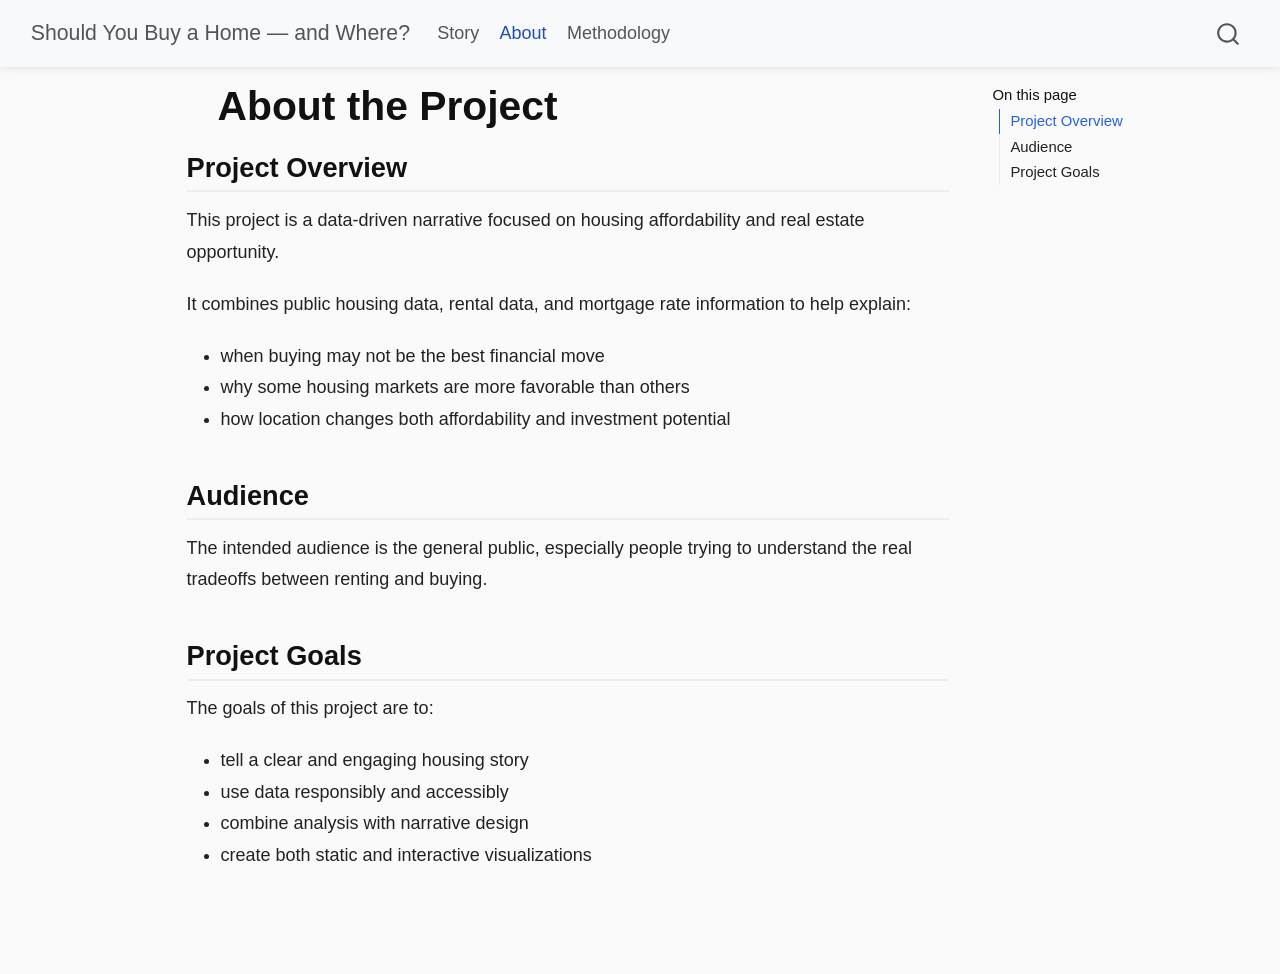
<file: housing-data-narrative/docs/about.html>
<!DOCTYPE html>
<html xmlns="http://www.w3.org/1999/xhtml" lang="en" xml:lang="en"><head>

<meta charset="utf-8">
<meta name="generator" content="quarto-1.5.54">

<meta name="viewport" content="width=device-width, initial-scale=1.0, user-scalable=yes">


<title>About the Project – Should You Buy a Home — and Where?</title>
<style>
code{white-space: pre-wrap;}
span.smallcaps{font-variant: small-caps;}
div.columns{display: flex; gap: min(4vw, 1.5em);}
div.column{flex: auto; overflow-x: auto;}
div.hanging-indent{margin-left: 1.5em; text-indent: -1.5em;}
ul.task-list{list-style: none;}
ul.task-list li input[type="checkbox"] {
  width: 0.8em;
  margin: 0 0.8em 0.2em -1em; /* quarto-specific, see https://github.com/quarto-dev/quarto-cli/issues/4556 */ 
  vertical-align: middle;
}
</style>


<script src="site_libs/quarto-nav/quarto-nav.js"></script>
<script src="site_libs/quarto-nav/headroom.min.js"></script>
<script src="site_libs/clipboard/clipboard.min.js"></script>
<script src="site_libs/quarto-search/autocomplete.umd.js"></script>
<script src="site_libs/quarto-search/fuse.min.js"></script>
<script src="site_libs/quarto-search/quarto-search.js"></script>
<meta name="quarto:offset" content="./">
<script src="site_libs/quarto-html/quarto.js"></script>
<script src="site_libs/quarto-html/popper.min.js"></script>
<script src="site_libs/quarto-html/tippy.umd.min.js"></script>
<script src="site_libs/quarto-html/anchor.min.js"></script>
<link href="site_libs/quarto-html/tippy.css" rel="stylesheet">
<link href="site_libs/quarto-html/quarto-syntax-highlighting.css" rel="stylesheet" id="quarto-text-highlighting-styles">
<script src="site_libs/bootstrap/bootstrap.min.js"></script>
<link href="site_libs/bootstrap/bootstrap-icons.css" rel="stylesheet">
<link href="site_libs/bootstrap/bootstrap.min.css" rel="stylesheet" id="quarto-bootstrap" data-mode="light">
<script id="quarto-search-options" type="application/json">{
  "location": "navbar",
  "copy-button": false,
  "collapse-after": 3,
  "panel-placement": "end",
  "type": "overlay",
  "limit": 50,
  "keyboard-shortcut": [
    "f",
    "/",
    "s"
  ],
  "show-item-context": false,
  "language": {
    "search-no-results-text": "No results",
    "search-matching-documents-text": "matching documents",
    "search-copy-link-title": "Copy link to search",
    "search-hide-matches-text": "Hide additional matches",
    "search-more-match-text": "more match in this document",
    "search-more-matches-text": "more matches in this document",
    "search-clear-button-title": "Clear",
    "search-text-placeholder": "",
    "search-detached-cancel-button-title": "Cancel",
    "search-submit-button-title": "Submit",
    "search-label": "Search"
  }
}</script>
<style>html{ scroll-behavior: smooth; }</style>


<link rel="stylesheet" href="styles.css">
</head>

<body class="nav-fixed">

<div id="quarto-search-results"></div>
  <header id="quarto-header" class="headroom fixed-top">
    <nav class="navbar navbar-expand-lg " data-bs-theme="dark">
      <div class="navbar-container container-fluid">
      <div class="navbar-brand-container mx-auto">
    <a class="navbar-brand" href="./index.html">
    <span class="navbar-title">Should You Buy a Home — and Where?</span>
    </a>
  </div>
            <div id="quarto-search" class="" title="Search"></div>
          <button class="navbar-toggler" type="button" data-bs-toggle="collapse" data-bs-target="#navbarCollapse" aria-controls="navbarCollapse" role="menu" aria-expanded="false" aria-label="Toggle navigation" onclick="if (window.quartoToggleHeadroom) { window.quartoToggleHeadroom(); }">
  <span class="navbar-toggler-icon"></span>
</button>
          <div class="collapse navbar-collapse" id="navbarCollapse">
            <ul class="navbar-nav navbar-nav-scroll me-auto">
  <li class="nav-item">
    <a class="nav-link" href="./index.html"> 
<span class="menu-text">Story</span></a>
  </li>  
  <li class="nav-item">
    <a class="nav-link active" href="./about.html" aria-current="page"> 
<span class="menu-text">About</span></a>
  </li>  
  <li class="nav-item">
    <a class="nav-link" href="./methodology.html"> 
<span class="menu-text">Methodology</span></a>
  </li>  
</ul>
          </div> <!-- /navcollapse -->
            <div class="quarto-navbar-tools">
</div>
      </div> <!-- /container-fluid -->
    </nav>
</header>
<!-- content -->
<div id="quarto-content" class="quarto-container page-columns page-rows-contents page-layout-article page-navbar">
<!-- sidebar -->
<!-- margin-sidebar -->
    <div id="quarto-margin-sidebar" class="sidebar margin-sidebar">
        <nav id="TOC" role="doc-toc" class="toc-active">
    <h2 id="toc-title">On this page</h2>
   
  <ul>
  <li><a href="#project-overview" id="toc-project-overview" class="nav-link active" data-scroll-target="#project-overview">Project Overview</a></li>
  <li><a href="#audience" id="toc-audience" class="nav-link" data-scroll-target="#audience">Audience</a></li>
  <li><a href="#project-goals" id="toc-project-goals" class="nav-link" data-scroll-target="#project-goals">Project Goals</a></li>
  </ul>
</nav>
    </div>
<!-- main -->
<main class="content" id="quarto-document-content">

<header id="title-block-header" class="quarto-title-block default">
<div class="quarto-title">
<h1 class="title">About the Project</h1>
</div>



<div class="quarto-title-meta">

    
  
    
  </div>
  


</header>


<section id="project-overview" class="level2">
<h2 class="anchored" data-anchor-id="project-overview">Project Overview</h2>
<p>This project is a data-driven narrative focused on housing affordability and real estate opportunity.</p>
<p>It combines public housing data, rental data, and mortgage rate information to help explain:</p>
<ul>
<li>when buying may not be the best financial move</li>
<li>why some housing markets are more favorable than others</li>
<li>how location changes both affordability and investment potential</li>
</ul>
</section>
<section id="audience" class="level2">
<h2 class="anchored" data-anchor-id="audience">Audience</h2>
<p>The intended audience is the general public, especially people trying to understand the real tradeoffs between renting and buying.</p>
</section>
<section id="project-goals" class="level2">
<h2 class="anchored" data-anchor-id="project-goals">Project Goals</h2>
<p>The goals of this project are to:</p>
<ul>
<li>tell a clear and engaging housing story</li>
<li>use data responsibly and accessibly</li>
<li>combine analysis with narrative design</li>
<li>create both static and interactive visualizations</li>
</ul>


</section>

</main> <!-- /main -->
<script id="quarto-html-after-body" type="application/javascript">
window.document.addEventListener("DOMContentLoaded", function (event) {
  const toggleBodyColorMode = (bsSheetEl) => {
    const mode = bsSheetEl.getAttribute("data-mode");
    const bodyEl = window.document.querySelector("body");
    if (mode === "dark") {
      bodyEl.classList.add("quarto-dark");
      bodyEl.classList.remove("quarto-light");
    } else {
      bodyEl.classList.add("quarto-light");
      bodyEl.classList.remove("quarto-dark");
    }
  }
  const toggleBodyColorPrimary = () => {
    const bsSheetEl = window.document.querySelector("link#quarto-bootstrap");
    if (bsSheetEl) {
      toggleBodyColorMode(bsSheetEl);
    }
  }
  toggleBodyColorPrimary();  
  const icon = "";
  const anchorJS = new window.AnchorJS();
  anchorJS.options = {
    placement: 'right',
    icon: icon
  };
  anchorJS.add('.anchored');
  const isCodeAnnotation = (el) => {
    for (const clz of el.classList) {
      if (clz.startsWith('code-annotation-')) {                     
        return true;
      }
    }
    return false;
  }
  const onCopySuccess = function(e) {
    // button target
    const button = e.trigger;
    // don't keep focus
    button.blur();
    // flash "checked"
    button.classList.add('code-copy-button-checked');
    var currentTitle = button.getAttribute("title");
    button.setAttribute("title", "Copied!");
    let tooltip;
    if (window.bootstrap) {
      button.setAttribute("data-bs-toggle", "tooltip");
      button.setAttribute("data-bs-placement", "left");
      button.setAttribute("data-bs-title", "Copied!");
      tooltip = new bootstrap.Tooltip(button, 
        { trigger: "manual", 
          customClass: "code-copy-button-tooltip",
          offset: [0, -8]});
      tooltip.show();    
    }
    setTimeout(function() {
      if (tooltip) {
        tooltip.hide();
        button.removeAttribute("data-bs-title");
        button.removeAttribute("data-bs-toggle");
        button.removeAttribute("data-bs-placement");
      }
      button.setAttribute("title", currentTitle);
      button.classList.remove('code-copy-button-checked');
    }, 1000);
    // clear code selection
    e.clearSelection();
  }
  const getTextToCopy = function(trigger) {
      const codeEl = trigger.previousElementSibling.cloneNode(true);
      for (const childEl of codeEl.children) {
        if (isCodeAnnotation(childEl)) {
          childEl.remove();
        }
      }
      return codeEl.innerText;
  }
  const clipboard = new window.ClipboardJS('.code-copy-button:not([data-in-quarto-modal])', {
    text: getTextToCopy
  });
  clipboard.on('success', onCopySuccess);
  if (window.document.getElementById('quarto-embedded-source-code-modal')) {
    // For code content inside modals, clipBoardJS needs to be initialized with a container option
    // TODO: Check when it could be a function (https://github.com/zenorocha/clipboard.js/issues/860)
    const clipboardModal = new window.ClipboardJS('.code-copy-button[data-in-quarto-modal]', {
      text: getTextToCopy,
      container: window.document.getElementById('quarto-embedded-source-code-modal')
    });
    clipboardModal.on('success', onCopySuccess);
  }
    var localhostRegex = new RegExp(/^(?:http|https):\/\/localhost\:?[0-9]*\//);
    var mailtoRegex = new RegExp(/^mailto:/);
      var filterRegex = new RegExp('/' + window.location.host + '/');
    var isInternal = (href) => {
        return filterRegex.test(href) || localhostRegex.test(href) || mailtoRegex.test(href);
    }
    // Inspect non-navigation links and adorn them if external
 	var links = window.document.querySelectorAll('a[href]:not(.nav-link):not(.navbar-brand):not(.toc-action):not(.sidebar-link):not(.sidebar-item-toggle):not(.pagination-link):not(.no-external):not([aria-hidden]):not(.dropdown-item):not(.quarto-navigation-tool):not(.about-link)');
    for (var i=0; i<links.length; i++) {
      const link = links[i];
      if (!isInternal(link.href)) {
        // undo the damage that might have been done by quarto-nav.js in the case of
        // links that we want to consider external
        if (link.dataset.originalHref !== undefined) {
          link.href = link.dataset.originalHref;
        }
      }
    }
  function tippyHover(el, contentFn, onTriggerFn, onUntriggerFn) {
    const config = {
      allowHTML: true,
      maxWidth: 500,
      delay: 100,
      arrow: false,
      appendTo: function(el) {
          return el.parentElement;
      },
      interactive: true,
      interactiveBorder: 10,
      theme: 'quarto',
      placement: 'bottom-start',
    };
    if (contentFn) {
      config.content = contentFn;
    }
    if (onTriggerFn) {
      config.onTrigger = onTriggerFn;
    }
    if (onUntriggerFn) {
      config.onUntrigger = onUntriggerFn;
    }
    window.tippy(el, config); 
  }
  const noterefs = window.document.querySelectorAll('a[role="doc-noteref"]');
  for (var i=0; i<noterefs.length; i++) {
    const ref = noterefs[i];
    tippyHover(ref, function() {
      // use id or data attribute instead here
      let href = ref.getAttribute('data-footnote-href') || ref.getAttribute('href');
      try { href = new URL(href).hash; } catch {}
      const id = href.replace(/^#\/?/, "");
      const note = window.document.getElementById(id);
      if (note) {
        return note.innerHTML;
      } else {
        return "";
      }
    });
  }
  const xrefs = window.document.querySelectorAll('a.quarto-xref');
  const processXRef = (id, note) => {
    // Strip column container classes
    const stripColumnClz = (el) => {
      el.classList.remove("page-full", "page-columns");
      if (el.children) {
        for (const child of el.children) {
          stripColumnClz(child);
        }
      }
    }
    stripColumnClz(note)
    if (id === null || id.startsWith('sec-')) {
      // Special case sections, only their first couple elements
      const container = document.createElement("div");
      if (note.children && note.children.length > 2) {
        container.appendChild(note.children[0].cloneNode(true));
        for (let i = 1; i < note.children.length; i++) {
          const child = note.children[i];
          if (child.tagName === "P" && child.innerText === "") {
            continue;
          } else {
            container.appendChild(child.cloneNode(true));
            break;
          }
        }
        if (window.Quarto?.typesetMath) {
          window.Quarto.typesetMath(container);
        }
        return container.innerHTML
      } else {
        if (window.Quarto?.typesetMath) {
          window.Quarto.typesetMath(note);
        }
        return note.innerHTML;
      }
    } else {
      // Remove any anchor links if they are present
      const anchorLink = note.querySelector('a.anchorjs-link');
      if (anchorLink) {
        anchorLink.remove();
      }
      if (window.Quarto?.typesetMath) {
        window.Quarto.typesetMath(note);
      }
      // TODO in 1.5, we should make sure this works without a callout special case
      if (note.classList.contains("callout")) {
        return note.outerHTML;
      } else {
        return note.innerHTML;
      }
    }
  }
  for (var i=0; i<xrefs.length; i++) {
    const xref = xrefs[i];
    tippyHover(xref, undefined, function(instance) {
      instance.disable();
      let url = xref.getAttribute('href');
      let hash = undefined; 
      if (url.startsWith('#')) {
        hash = url;
      } else {
        try { hash = new URL(url).hash; } catch {}
      }
      if (hash) {
        const id = hash.replace(/^#\/?/, "");
        const note = window.document.getElementById(id);
        if (note !== null) {
          try {
            const html = processXRef(id, note.cloneNode(true));
            instance.setContent(html);
          } finally {
            instance.enable();
            instance.show();
          }
        } else {
          // See if we can fetch this
          fetch(url.split('#')[0])
          .then(res => res.text())
          .then(html => {
            const parser = new DOMParser();
            const htmlDoc = parser.parseFromString(html, "text/html");
            const note = htmlDoc.getElementById(id);
            if (note !== null) {
              const html = processXRef(id, note);
              instance.setContent(html);
            } 
          }).finally(() => {
            instance.enable();
            instance.show();
          });
        }
      } else {
        // See if we can fetch a full url (with no hash to target)
        // This is a special case and we should probably do some content thinning / targeting
        fetch(url)
        .then(res => res.text())
        .then(html => {
          const parser = new DOMParser();
          const htmlDoc = parser.parseFromString(html, "text/html");
          const note = htmlDoc.querySelector('main.content');
          if (note !== null) {
            // This should only happen for chapter cross references
            // (since there is no id in the URL)
            // remove the first header
            if (note.children.length > 0 && note.children[0].tagName === "HEADER") {
              note.children[0].remove();
            }
            const html = processXRef(null, note);
            instance.setContent(html);
          } 
        }).finally(() => {
          instance.enable();
          instance.show();
        });
      }
    }, function(instance) {
    });
  }
      let selectedAnnoteEl;
      const selectorForAnnotation = ( cell, annotation) => {
        let cellAttr = 'data-code-cell="' + cell + '"';
        let lineAttr = 'data-code-annotation="' +  annotation + '"';
        const selector = 'span[' + cellAttr + '][' + lineAttr + ']';
        return selector;
      }
      const selectCodeLines = (annoteEl) => {
        const doc = window.document;
        const targetCell = annoteEl.getAttribute("data-target-cell");
        const targetAnnotation = annoteEl.getAttribute("data-target-annotation");
        const annoteSpan = window.document.querySelector(selectorForAnnotation(targetCell, targetAnnotation));
        const lines = annoteSpan.getAttribute("data-code-lines").split(",");
        const lineIds = lines.map((line) => {
          return targetCell + "-" + line;
        })
        let top = null;
        let height = null;
        let parent = null;
        if (lineIds.length > 0) {
            //compute the position of the single el (top and bottom and make a div)
            const el = window.document.getElementById(lineIds[0]);
            top = el.offsetTop;
            height = el.offsetHeight;
            parent = el.parentElement.parentElement;
          if (lineIds.length > 1) {
            const lastEl = window.document.getElementById(lineIds[lineIds.length - 1]);
            const bottom = lastEl.offsetTop + lastEl.offsetHeight;
            height = bottom - top;
          }
          if (top !== null && height !== null && parent !== null) {
            // cook up a div (if necessary) and position it 
            let div = window.document.getElementById("code-annotation-line-highlight");
            if (div === null) {
              div = window.document.createElement("div");
              div.setAttribute("id", "code-annotation-line-highlight");
              div.style.position = 'absolute';
              parent.appendChild(div);
            }
            div.style.top = top - 2 + "px";
            div.style.height = height + 4 + "px";
            div.style.left = 0;
            let gutterDiv = window.document.getElementById("code-annotation-line-highlight-gutter");
            if (gutterDiv === null) {
              gutterDiv = window.document.createElement("div");
              gutterDiv.setAttribute("id", "code-annotation-line-highlight-gutter");
              gutterDiv.style.position = 'absolute';
              const codeCell = window.document.getElementById(targetCell);
              const gutter = codeCell.querySelector('.code-annotation-gutter');
              gutter.appendChild(gutterDiv);
            }
            gutterDiv.style.top = top - 2 + "px";
            gutterDiv.style.height = height + 4 + "px";
          }
          selectedAnnoteEl = annoteEl;
        }
      };
      const unselectCodeLines = () => {
        const elementsIds = ["code-annotation-line-highlight", "code-annotation-line-highlight-gutter"];
        elementsIds.forEach((elId) => {
          const div = window.document.getElementById(elId);
          if (div) {
            div.remove();
          }
        });
        selectedAnnoteEl = undefined;
      };
        // Handle positioning of the toggle
    window.addEventListener(
      "resize",
      throttle(() => {
        elRect = undefined;
        if (selectedAnnoteEl) {
          selectCodeLines(selectedAnnoteEl);
        }
      }, 10)
    );
    function throttle(fn, ms) {
    let throttle = false;
    let timer;
      return (...args) => {
        if(!throttle) { // first call gets through
            fn.apply(this, args);
            throttle = true;
        } else { // all the others get throttled
            if(timer) clearTimeout(timer); // cancel #2
            timer = setTimeout(() => {
              fn.apply(this, args);
              timer = throttle = false;
            }, ms);
        }
      };
    }
      // Attach click handler to the DT
      const annoteDls = window.document.querySelectorAll('dt[data-target-cell]');
      for (const annoteDlNode of annoteDls) {
        annoteDlNode.addEventListener('click', (event) => {
          const clickedEl = event.target;
          if (clickedEl !== selectedAnnoteEl) {
            unselectCodeLines();
            const activeEl = window.document.querySelector('dt[data-target-cell].code-annotation-active');
            if (activeEl) {
              activeEl.classList.remove('code-annotation-active');
            }
            selectCodeLines(clickedEl);
            clickedEl.classList.add('code-annotation-active');
          } else {
            // Unselect the line
            unselectCodeLines();
            clickedEl.classList.remove('code-annotation-active');
          }
        });
      }
  const findCites = (el) => {
    const parentEl = el.parentElement;
    if (parentEl) {
      const cites = parentEl.dataset.cites;
      if (cites) {
        return {
          el,
          cites: cites.split(' ')
        };
      } else {
        return findCites(el.parentElement)
      }
    } else {
      return undefined;
    }
  };
  var bibliorefs = window.document.querySelectorAll('a[role="doc-biblioref"]');
  for (var i=0; i<bibliorefs.length; i++) {
    const ref = bibliorefs[i];
    const citeInfo = findCites(ref);
    if (citeInfo) {
      tippyHover(citeInfo.el, function() {
        var popup = window.document.createElement('div');
        citeInfo.cites.forEach(function(cite) {
          var citeDiv = window.document.createElement('div');
          citeDiv.classList.add('hanging-indent');
          citeDiv.classList.add('csl-entry');
          var biblioDiv = window.document.getElementById('ref-' + cite);
          if (biblioDiv) {
            citeDiv.innerHTML = biblioDiv.innerHTML;
          }
          popup.appendChild(citeDiv);
        });
        return popup.innerHTML;
      });
    }
  }
});
</script>
</div> <!-- /content -->




<script src="site_libs/quarto-html/zenscroll-min.js"></script>
</body></html>
</file>
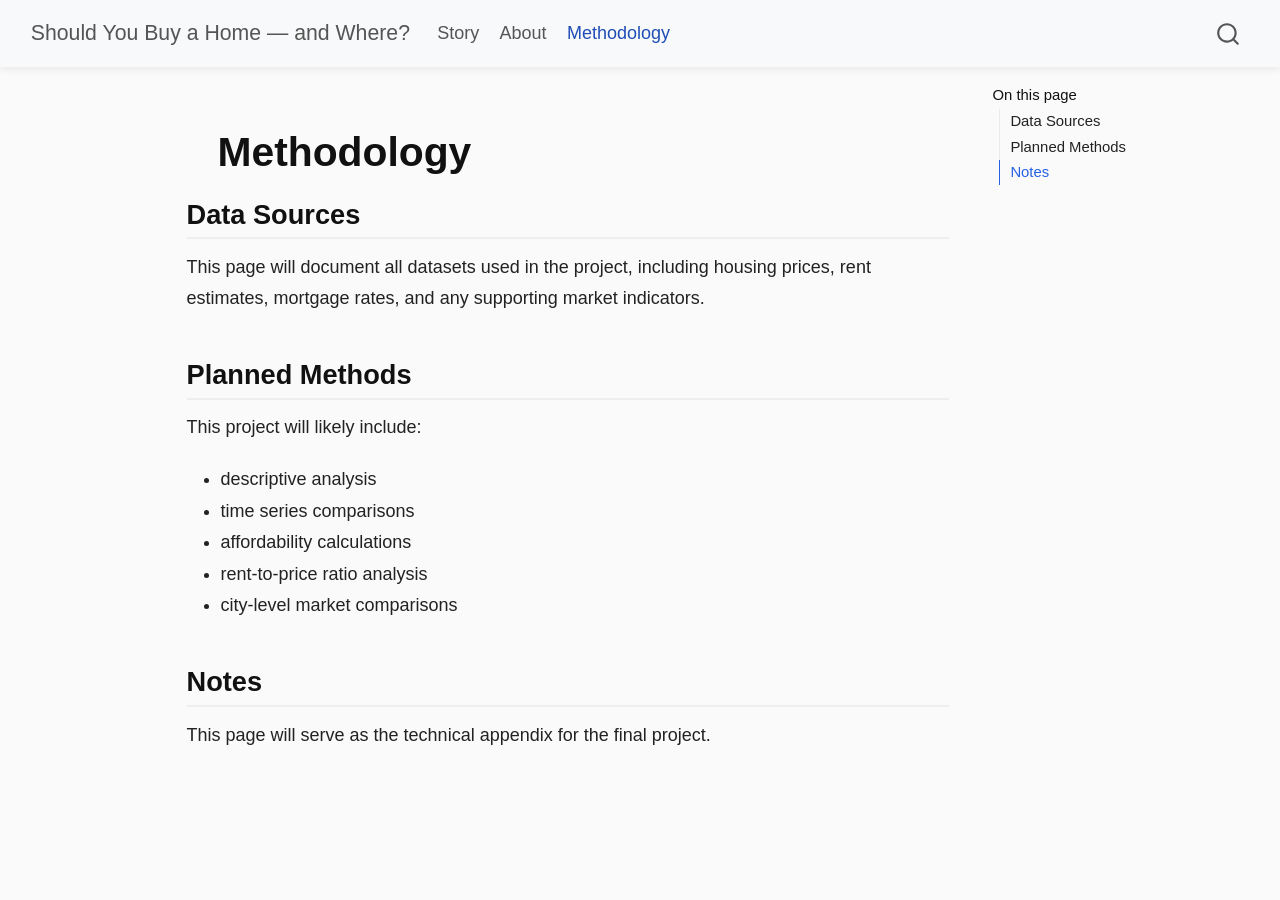
<file: housing-data-narrative/docs/methodology.html>
<!DOCTYPE html>
<html xmlns="http://www.w3.org/1999/xhtml" lang="en" xml:lang="en"><head>

<meta charset="utf-8">
<meta name="generator" content="quarto-1.5.54">

<meta name="viewport" content="width=device-width, initial-scale=1.0, user-scalable=yes">


<title>Methodology – Should You Buy a Home — and Where?</title>
<style>
code{white-space: pre-wrap;}
span.smallcaps{font-variant: small-caps;}
div.columns{display: flex; gap: min(4vw, 1.5em);}
div.column{flex: auto; overflow-x: auto;}
div.hanging-indent{margin-left: 1.5em; text-indent: -1.5em;}
ul.task-list{list-style: none;}
ul.task-list li input[type="checkbox"] {
  width: 0.8em;
  margin: 0 0.8em 0.2em -1em; /* quarto-specific, see https://github.com/quarto-dev/quarto-cli/issues/4556 */ 
  vertical-align: middle;
}
</style>


<script src="site_libs/quarto-nav/quarto-nav.js"></script>
<script src="site_libs/quarto-nav/headroom.min.js"></script>
<script src="site_libs/clipboard/clipboard.min.js"></script>
<script src="site_libs/quarto-search/autocomplete.umd.js"></script>
<script src="site_libs/quarto-search/fuse.min.js"></script>
<script src="site_libs/quarto-search/quarto-search.js"></script>
<meta name="quarto:offset" content="./">
<script src="site_libs/quarto-html/quarto.js"></script>
<script src="site_libs/quarto-html/popper.min.js"></script>
<script src="site_libs/quarto-html/tippy.umd.min.js"></script>
<script src="site_libs/quarto-html/anchor.min.js"></script>
<link href="site_libs/quarto-html/tippy.css" rel="stylesheet">
<link href="site_libs/quarto-html/quarto-syntax-highlighting.css" rel="stylesheet" id="quarto-text-highlighting-styles">
<script src="site_libs/bootstrap/bootstrap.min.js"></script>
<link href="site_libs/bootstrap/bootstrap-icons.css" rel="stylesheet">
<link href="site_libs/bootstrap/bootstrap.min.css" rel="stylesheet" id="quarto-bootstrap" data-mode="light">
<script id="quarto-search-options" type="application/json">{
  "location": "navbar",
  "copy-button": false,
  "collapse-after": 3,
  "panel-placement": "end",
  "type": "overlay",
  "limit": 50,
  "keyboard-shortcut": [
    "f",
    "/",
    "s"
  ],
  "show-item-context": false,
  "language": {
    "search-no-results-text": "No results",
    "search-matching-documents-text": "matching documents",
    "search-copy-link-title": "Copy link to search",
    "search-hide-matches-text": "Hide additional matches",
    "search-more-match-text": "more match in this document",
    "search-more-matches-text": "more matches in this document",
    "search-clear-button-title": "Clear",
    "search-text-placeholder": "",
    "search-detached-cancel-button-title": "Cancel",
    "search-submit-button-title": "Submit",
    "search-label": "Search"
  }
}</script>
<style>html{ scroll-behavior: smooth; }</style>


<link rel="stylesheet" href="styles.css">
</head>

<body class="nav-fixed">

<div id="quarto-search-results"></div>
  <header id="quarto-header" class="headroom fixed-top">
    <nav class="navbar navbar-expand-lg " data-bs-theme="dark">
      <div class="navbar-container container-fluid">
      <div class="navbar-brand-container mx-auto">
    <a class="navbar-brand" href="./index.html">
    <span class="navbar-title">Should You Buy a Home — and Where?</span>
    </a>
  </div>
            <div id="quarto-search" class="" title="Search"></div>
          <button class="navbar-toggler" type="button" data-bs-toggle="collapse" data-bs-target="#navbarCollapse" aria-controls="navbarCollapse" role="menu" aria-expanded="false" aria-label="Toggle navigation" onclick="if (window.quartoToggleHeadroom) { window.quartoToggleHeadroom(); }">
  <span class="navbar-toggler-icon"></span>
</button>
          <div class="collapse navbar-collapse" id="navbarCollapse">
            <ul class="navbar-nav navbar-nav-scroll me-auto">
  <li class="nav-item">
    <a class="nav-link" href="./index.html"> 
<span class="menu-text">Story</span></a>
  </li>  
  <li class="nav-item">
    <a class="nav-link" href="./about.html"> 
<span class="menu-text">About</span></a>
  </li>  
  <li class="nav-item">
    <a class="nav-link active" href="./methodology.html" aria-current="page"> 
<span class="menu-text">Methodology</span></a>
  </li>  
</ul>
          </div> <!-- /navcollapse -->
            <div class="quarto-navbar-tools">
</div>
      </div> <!-- /container-fluid -->
    </nav>
</header>
<!-- content -->
<div id="quarto-content" class="quarto-container page-columns page-rows-contents page-layout-article page-navbar">
<!-- sidebar -->
<!-- margin-sidebar -->
    <div id="quarto-margin-sidebar" class="sidebar margin-sidebar">
        <nav id="TOC" role="doc-toc" class="toc-active">
    <h2 id="toc-title">On this page</h2>
   
  <ul>
  <li><a href="#data-sources" id="toc-data-sources" class="nav-link active" data-scroll-target="#data-sources">Data Sources</a></li>
  <li><a href="#planned-methods" id="toc-planned-methods" class="nav-link" data-scroll-target="#planned-methods">Planned Methods</a></li>
  <li><a href="#notes" id="toc-notes" class="nav-link" data-scroll-target="#notes">Notes</a></li>
  </ul>
</nav>
    </div>
<!-- main -->
<main class="content" id="quarto-document-content">

<header id="title-block-header" class="quarto-title-block default">
<div class="quarto-title">
<h1 class="title">Methodology</h1>
</div>



<div class="quarto-title-meta">

    
  
    
  </div>
  


</header>


<section id="data-sources" class="level2">
<h2 class="anchored" data-anchor-id="data-sources">Data Sources</h2>
<p>This page will document all datasets used in the project, including housing prices, rent estimates, mortgage rates, and any supporting market indicators.</p>
</section>
<section id="planned-methods" class="level2">
<h2 class="anchored" data-anchor-id="planned-methods">Planned Methods</h2>
<p>This project will likely include:</p>
<ul>
<li>descriptive analysis</li>
<li>time series comparisons</li>
<li>affordability calculations</li>
<li>rent-to-price ratio analysis</li>
<li>city-level market comparisons</li>
</ul>
</section>
<section id="notes" class="level2">
<h2 class="anchored" data-anchor-id="notes">Notes</h2>
<p>This page will serve as the technical appendix for the final project.</p>


</section>

</main> <!-- /main -->
<script id="quarto-html-after-body" type="application/javascript">
window.document.addEventListener("DOMContentLoaded", function (event) {
  const toggleBodyColorMode = (bsSheetEl) => {
    const mode = bsSheetEl.getAttribute("data-mode");
    const bodyEl = window.document.querySelector("body");
    if (mode === "dark") {
      bodyEl.classList.add("quarto-dark");
      bodyEl.classList.remove("quarto-light");
    } else {
      bodyEl.classList.add("quarto-light");
      bodyEl.classList.remove("quarto-dark");
    }
  }
  const toggleBodyColorPrimary = () => {
    const bsSheetEl = window.document.querySelector("link#quarto-bootstrap");
    if (bsSheetEl) {
      toggleBodyColorMode(bsSheetEl);
    }
  }
  toggleBodyColorPrimary();  
  const icon = "";
  const anchorJS = new window.AnchorJS();
  anchorJS.options = {
    placement: 'right',
    icon: icon
  };
  anchorJS.add('.anchored');
  const isCodeAnnotation = (el) => {
    for (const clz of el.classList) {
      if (clz.startsWith('code-annotation-')) {                     
        return true;
      }
    }
    return false;
  }
  const onCopySuccess = function(e) {
    // button target
    const button = e.trigger;
    // don't keep focus
    button.blur();
    // flash "checked"
    button.classList.add('code-copy-button-checked');
    var currentTitle = button.getAttribute("title");
    button.setAttribute("title", "Copied!");
    let tooltip;
    if (window.bootstrap) {
      button.setAttribute("data-bs-toggle", "tooltip");
      button.setAttribute("data-bs-placement", "left");
      button.setAttribute("data-bs-title", "Copied!");
      tooltip = new bootstrap.Tooltip(button, 
        { trigger: "manual", 
          customClass: "code-copy-button-tooltip",
          offset: [0, -8]});
      tooltip.show();    
    }
    setTimeout(function() {
      if (tooltip) {
        tooltip.hide();
        button.removeAttribute("data-bs-title");
        button.removeAttribute("data-bs-toggle");
        button.removeAttribute("data-bs-placement");
      }
      button.setAttribute("title", currentTitle);
      button.classList.remove('code-copy-button-checked');
    }, 1000);
    // clear code selection
    e.clearSelection();
  }
  const getTextToCopy = function(trigger) {
      const codeEl = trigger.previousElementSibling.cloneNode(true);
      for (const childEl of codeEl.children) {
        if (isCodeAnnotation(childEl)) {
          childEl.remove();
        }
      }
      return codeEl.innerText;
  }
  const clipboard = new window.ClipboardJS('.code-copy-button:not([data-in-quarto-modal])', {
    text: getTextToCopy
  });
  clipboard.on('success', onCopySuccess);
  if (window.document.getElementById('quarto-embedded-source-code-modal')) {
    // For code content inside modals, clipBoardJS needs to be initialized with a container option
    // TODO: Check when it could be a function (https://github.com/zenorocha/clipboard.js/issues/860)
    const clipboardModal = new window.ClipboardJS('.code-copy-button[data-in-quarto-modal]', {
      text: getTextToCopy,
      container: window.document.getElementById('quarto-embedded-source-code-modal')
    });
    clipboardModal.on('success', onCopySuccess);
  }
    var localhostRegex = new RegExp(/^(?:http|https):\/\/localhost\:?[0-9]*\//);
    var mailtoRegex = new RegExp(/^mailto:/);
      var filterRegex = new RegExp('/' + window.location.host + '/');
    var isInternal = (href) => {
        return filterRegex.test(href) || localhostRegex.test(href) || mailtoRegex.test(href);
    }
    // Inspect non-navigation links and adorn them if external
 	var links = window.document.querySelectorAll('a[href]:not(.nav-link):not(.navbar-brand):not(.toc-action):not(.sidebar-link):not(.sidebar-item-toggle):not(.pagination-link):not(.no-external):not([aria-hidden]):not(.dropdown-item):not(.quarto-navigation-tool):not(.about-link)');
    for (var i=0; i<links.length; i++) {
      const link = links[i];
      if (!isInternal(link.href)) {
        // undo the damage that might have been done by quarto-nav.js in the case of
        // links that we want to consider external
        if (link.dataset.originalHref !== undefined) {
          link.href = link.dataset.originalHref;
        }
      }
    }
  function tippyHover(el, contentFn, onTriggerFn, onUntriggerFn) {
    const config = {
      allowHTML: true,
      maxWidth: 500,
      delay: 100,
      arrow: false,
      appendTo: function(el) {
          return el.parentElement;
      },
      interactive: true,
      interactiveBorder: 10,
      theme: 'quarto',
      placement: 'bottom-start',
    };
    if (contentFn) {
      config.content = contentFn;
    }
    if (onTriggerFn) {
      config.onTrigger = onTriggerFn;
    }
    if (onUntriggerFn) {
      config.onUntrigger = onUntriggerFn;
    }
    window.tippy(el, config); 
  }
  const noterefs = window.document.querySelectorAll('a[role="doc-noteref"]');
  for (var i=0; i<noterefs.length; i++) {
    const ref = noterefs[i];
    tippyHover(ref, function() {
      // use id or data attribute instead here
      let href = ref.getAttribute('data-footnote-href') || ref.getAttribute('href');
      try { href = new URL(href).hash; } catch {}
      const id = href.replace(/^#\/?/, "");
      const note = window.document.getElementById(id);
      if (note) {
        return note.innerHTML;
      } else {
        return "";
      }
    });
  }
  const xrefs = window.document.querySelectorAll('a.quarto-xref');
  const processXRef = (id, note) => {
    // Strip column container classes
    const stripColumnClz = (el) => {
      el.classList.remove("page-full", "page-columns");
      if (el.children) {
        for (const child of el.children) {
          stripColumnClz(child);
        }
      }
    }
    stripColumnClz(note)
    if (id === null || id.startsWith('sec-')) {
      // Special case sections, only their first couple elements
      const container = document.createElement("div");
      if (note.children && note.children.length > 2) {
        container.appendChild(note.children[0].cloneNode(true));
        for (let i = 1; i < note.children.length; i++) {
          const child = note.children[i];
          if (child.tagName === "P" && child.innerText === "") {
            continue;
          } else {
            container.appendChild(child.cloneNode(true));
            break;
          }
        }
        if (window.Quarto?.typesetMath) {
          window.Quarto.typesetMath(container);
        }
        return container.innerHTML
      } else {
        if (window.Quarto?.typesetMath) {
          window.Quarto.typesetMath(note);
        }
        return note.innerHTML;
      }
    } else {
      // Remove any anchor links if they are present
      const anchorLink = note.querySelector('a.anchorjs-link');
      if (anchorLink) {
        anchorLink.remove();
      }
      if (window.Quarto?.typesetMath) {
        window.Quarto.typesetMath(note);
      }
      // TODO in 1.5, we should make sure this works without a callout special case
      if (note.classList.contains("callout")) {
        return note.outerHTML;
      } else {
        return note.innerHTML;
      }
    }
  }
  for (var i=0; i<xrefs.length; i++) {
    const xref = xrefs[i];
    tippyHover(xref, undefined, function(instance) {
      instance.disable();
      let url = xref.getAttribute('href');
      let hash = undefined; 
      if (url.startsWith('#')) {
        hash = url;
      } else {
        try { hash = new URL(url).hash; } catch {}
      }
      if (hash) {
        const id = hash.replace(/^#\/?/, "");
        const note = window.document.getElementById(id);
        if (note !== null) {
          try {
            const html = processXRef(id, note.cloneNode(true));
            instance.setContent(html);
          } finally {
            instance.enable();
            instance.show();
          }
        } else {
          // See if we can fetch this
          fetch(url.split('#')[0])
          .then(res => res.text())
          .then(html => {
            const parser = new DOMParser();
            const htmlDoc = parser.parseFromString(html, "text/html");
            const note = htmlDoc.getElementById(id);
            if (note !== null) {
              const html = processXRef(id, note);
              instance.setContent(html);
            } 
          }).finally(() => {
            instance.enable();
            instance.show();
          });
        }
      } else {
        // See if we can fetch a full url (with no hash to target)
        // This is a special case and we should probably do some content thinning / targeting
        fetch(url)
        .then(res => res.text())
        .then(html => {
          const parser = new DOMParser();
          const htmlDoc = parser.parseFromString(html, "text/html");
          const note = htmlDoc.querySelector('main.content');
          if (note !== null) {
            // This should only happen for chapter cross references
            // (since there is no id in the URL)
            // remove the first header
            if (note.children.length > 0 && note.children[0].tagName === "HEADER") {
              note.children[0].remove();
            }
            const html = processXRef(null, note);
            instance.setContent(html);
          } 
        }).finally(() => {
          instance.enable();
          instance.show();
        });
      }
    }, function(instance) {
    });
  }
      let selectedAnnoteEl;
      const selectorForAnnotation = ( cell, annotation) => {
        let cellAttr = 'data-code-cell="' + cell + '"';
        let lineAttr = 'data-code-annotation="' +  annotation + '"';
        const selector = 'span[' + cellAttr + '][' + lineAttr + ']';
        return selector;
      }
      const selectCodeLines = (annoteEl) => {
        const doc = window.document;
        const targetCell = annoteEl.getAttribute("data-target-cell");
        const targetAnnotation = annoteEl.getAttribute("data-target-annotation");
        const annoteSpan = window.document.querySelector(selectorForAnnotation(targetCell, targetAnnotation));
        const lines = annoteSpan.getAttribute("data-code-lines").split(",");
        const lineIds = lines.map((line) => {
          return targetCell + "-" + line;
        })
        let top = null;
        let height = null;
        let parent = null;
        if (lineIds.length > 0) {
            //compute the position of the single el (top and bottom and make a div)
            const el = window.document.getElementById(lineIds[0]);
            top = el.offsetTop;
            height = el.offsetHeight;
            parent = el.parentElement.parentElement;
          if (lineIds.length > 1) {
            const lastEl = window.document.getElementById(lineIds[lineIds.length - 1]);
            const bottom = lastEl.offsetTop + lastEl.offsetHeight;
            height = bottom - top;
          }
          if (top !== null && height !== null && parent !== null) {
            // cook up a div (if necessary) and position it 
            let div = window.document.getElementById("code-annotation-line-highlight");
            if (div === null) {
              div = window.document.createElement("div");
              div.setAttribute("id", "code-annotation-line-highlight");
              div.style.position = 'absolute';
              parent.appendChild(div);
            }
            div.style.top = top - 2 + "px";
            div.style.height = height + 4 + "px";
            div.style.left = 0;
            let gutterDiv = window.document.getElementById("code-annotation-line-highlight-gutter");
            if (gutterDiv === null) {
              gutterDiv = window.document.createElement("div");
              gutterDiv.setAttribute("id", "code-annotation-line-highlight-gutter");
              gutterDiv.style.position = 'absolute';
              const codeCell = window.document.getElementById(targetCell);
              const gutter = codeCell.querySelector('.code-annotation-gutter');
              gutter.appendChild(gutterDiv);
            }
            gutterDiv.style.top = top - 2 + "px";
            gutterDiv.style.height = height + 4 + "px";
          }
          selectedAnnoteEl = annoteEl;
        }
      };
      const unselectCodeLines = () => {
        const elementsIds = ["code-annotation-line-highlight", "code-annotation-line-highlight-gutter"];
        elementsIds.forEach((elId) => {
          const div = window.document.getElementById(elId);
          if (div) {
            div.remove();
          }
        });
        selectedAnnoteEl = undefined;
      };
        // Handle positioning of the toggle
    window.addEventListener(
      "resize",
      throttle(() => {
        elRect = undefined;
        if (selectedAnnoteEl) {
          selectCodeLines(selectedAnnoteEl);
        }
      }, 10)
    );
    function throttle(fn, ms) {
    let throttle = false;
    let timer;
      return (...args) => {
        if(!throttle) { // first call gets through
            fn.apply(this, args);
            throttle = true;
        } else { // all the others get throttled
            if(timer) clearTimeout(timer); // cancel #2
            timer = setTimeout(() => {
              fn.apply(this, args);
              timer = throttle = false;
            }, ms);
        }
      };
    }
      // Attach click handler to the DT
      const annoteDls = window.document.querySelectorAll('dt[data-target-cell]');
      for (const annoteDlNode of annoteDls) {
        annoteDlNode.addEventListener('click', (event) => {
          const clickedEl = event.target;
          if (clickedEl !== selectedAnnoteEl) {
            unselectCodeLines();
            const activeEl = window.document.querySelector('dt[data-target-cell].code-annotation-active');
            if (activeEl) {
              activeEl.classList.remove('code-annotation-active');
            }
            selectCodeLines(clickedEl);
            clickedEl.classList.add('code-annotation-active');
          } else {
            // Unselect the line
            unselectCodeLines();
            clickedEl.classList.remove('code-annotation-active');
          }
        });
      }
  const findCites = (el) => {
    const parentEl = el.parentElement;
    if (parentEl) {
      const cites = parentEl.dataset.cites;
      if (cites) {
        return {
          el,
          cites: cites.split(' ')
        };
      } else {
        return findCites(el.parentElement)
      }
    } else {
      return undefined;
    }
  };
  var bibliorefs = window.document.querySelectorAll('a[role="doc-biblioref"]');
  for (var i=0; i<bibliorefs.length; i++) {
    const ref = bibliorefs[i];
    const citeInfo = findCites(ref);
    if (citeInfo) {
      tippyHover(citeInfo.el, function() {
        var popup = window.document.createElement('div');
        citeInfo.cites.forEach(function(cite) {
          var citeDiv = window.document.createElement('div');
          citeDiv.classList.add('hanging-indent');
          citeDiv.classList.add('csl-entry');
          var biblioDiv = window.document.getElementById('ref-' + cite);
          if (biblioDiv) {
            citeDiv.innerHTML = biblioDiv.innerHTML;
          }
          popup.appendChild(citeDiv);
        });
        return popup.innerHTML;
      });
    }
  }
});
</script>
</div> <!-- /content -->




<script src="site_libs/quarto-html/zenscroll-min.js"></script>
</body></html>
</file>
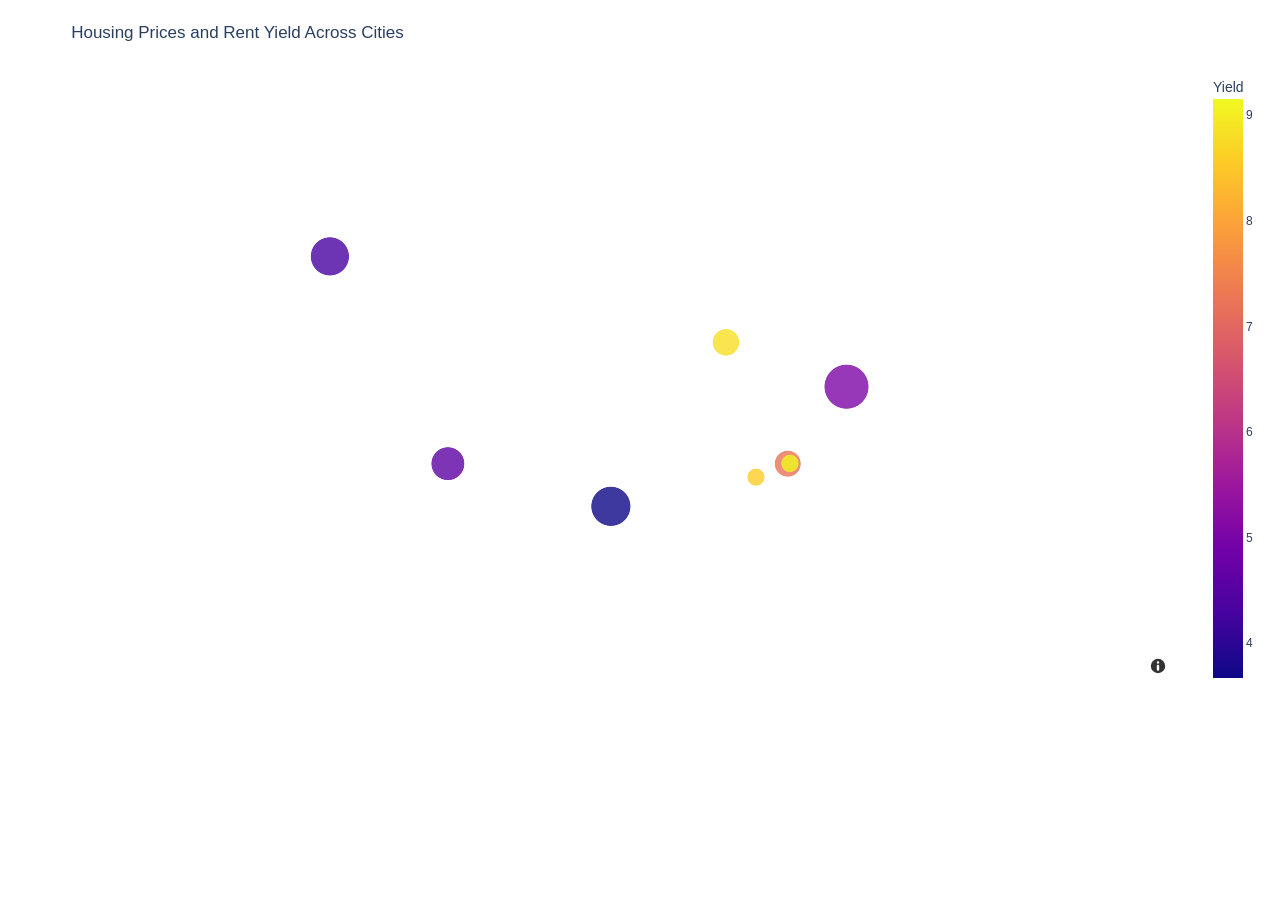
<file: housing-data-narrative/images/housing_map.html>
<html>
<head><meta charset="utf-8" /></head>
<body>
    <div>                        <script type="text/javascript">window.PlotlyConfig = {MathJaxConfig: 'local'};</script>
        <script charset="utf-8" src="https://cdn.plot.ly/plotly-2.32.0.min.js"></script>                <div id="e0710663-2052-4fd1-a615-35de9fedcac8" class="plotly-graph-div" style="height:700px; width:100%;"></div>            <script type="text/javascript">                                    window.PLOTLYENV=window.PLOTLYENV || {};                                    if (document.getElementById("e0710663-2052-4fd1-a615-35de9fedcac8")) {                    Plotly.newPlot(                        "e0710663-2052-4fd1-a615-35de9fedcac8",                        [{"customdata":[["Phoenix, AZ",407665.06800884934,1555.7242446837736,4.5794188418910675,"2026-02-01T00:00:00"],["Grovetown, GA",302401.0773102628,1816.5427631578948,7.208477347959152,"2026-02-01T00:00:00"],["Augusta, GA",173222.04151285728,1321.4134492373298,9.154124528471733,"2026-02-01T00:00:00"],["Columbus, GA",170298.25094121008,1218.4132969034608,8.585501895664766,"2026-02-01T00:00:00"],["Chicago, IL",312456.52778539096,2292.3150758764536,8.803714585669022,"2026-02-01T00:00:00"],["Austin, TX",500627.3393327301,1531.4380493612468,3.670845586825004,"2026-02-01T00:00:00"],["Tacoma, WA",486501.00121717,1754.7585611907157,4.3282753132277465,"2026-02-01T00:00:00"],["Washington, DC",574016.402521145,2405.7465586240583,5.02929159806113,"2026-02-01T00:00:00"]],"hovertemplate":"\u003cb\u003e%{customdata[0]}\u003c\u002fb\u003e\u003cbr\u003eDate: %{customdata[4]|%Y-%m-%d}\u003cbr\u003eHome Price: $%{customdata[1]:,.0f}\u003cbr\u003eMonthly Rent: $%{customdata[2]:,.0f}\u003cbr\u003eRent Yield: %{customdata[3]:.2f}%\u003cextra\u003e\u003c\u002fextra\u003e","lat":[33.4484,33.4504,33.4735,32.460976,41.8781,30.2672,47.2529,38.9072],"lon":[-112.074,-82.1988,-82.0105,-84.987709,-87.6298,-97.7431,-122.4443,-77.0369],"marker":{"color":[4.5794188418910675,7.208477347959152,9.154124528471733,8.585501895664766,8.803714585669022,3.670845586825004,4.3282753132277465,5.02929159806113],"colorbar":{"title":{"text":"Yield"}},"colorscale":[[0.0,"#0d0887"],[0.1111111111111111,"#46039f"],[0.2222222222222222,"#7201a8"],[0.3333333333333333,"#9c179e"],[0.4444444444444444,"#bd3786"],[0.5555555555555556,"#d8576b"],[0.6666666666666666,"#ed7953"],[0.7777777777777778,"#fb9f3a"],[0.8888888888888888,"#fdca26"],[1.0,"#f0f921"]],"opacity":0.8,"showscale":true,"size":[33.87469881090377,26.83481780050262,18.195538261347767,18.0,27.507309641074976,40.091861244453185,39.147115194201334,45.0]},"mode":"markers+text","name":"Cities","text":["Phoenix, AZ","Grovetown, GA","Augusta, GA","Columbus, GA","Chicago, IL","Austin, TX","Tacoma, WA","Washington, DC"],"textposition":"top right","type":"scattermapbox"}],                        {"template":{"data":{"barpolar":[{"marker":{"line":{"color":"white","width":0.5},"pattern":{"fillmode":"overlay","size":10,"solidity":0.2}},"type":"barpolar"}],"bar":[{"error_x":{"color":"#2a3f5f"},"error_y":{"color":"#2a3f5f"},"marker":{"line":{"color":"white","width":0.5},"pattern":{"fillmode":"overlay","size":10,"solidity":0.2}},"type":"bar"}],"carpet":[{"aaxis":{"endlinecolor":"#2a3f5f","gridcolor":"#C8D4E3","linecolor":"#C8D4E3","minorgridcolor":"#C8D4E3","startlinecolor":"#2a3f5f"},"baxis":{"endlinecolor":"#2a3f5f","gridcolor":"#C8D4E3","linecolor":"#C8D4E3","minorgridcolor":"#C8D4E3","startlinecolor":"#2a3f5f"},"type":"carpet"}],"choropleth":[{"colorbar":{"outlinewidth":0,"ticks":""},"type":"choropleth"}],"contourcarpet":[{"colorbar":{"outlinewidth":0,"ticks":""},"type":"contourcarpet"}],"contour":[{"colorbar":{"outlinewidth":0,"ticks":""},"colorscale":[[0.0,"#0d0887"],[0.1111111111111111,"#46039f"],[0.2222222222222222,"#7201a8"],[0.3333333333333333,"#9c179e"],[0.4444444444444444,"#bd3786"],[0.5555555555555556,"#d8576b"],[0.6666666666666666,"#ed7953"],[0.7777777777777778,"#fb9f3a"],[0.8888888888888888,"#fdca26"],[1.0,"#f0f921"]],"type":"contour"}],"heatmapgl":[{"colorbar":{"outlinewidth":0,"ticks":""},"colorscale":[[0.0,"#0d0887"],[0.1111111111111111,"#46039f"],[0.2222222222222222,"#7201a8"],[0.3333333333333333,"#9c179e"],[0.4444444444444444,"#bd3786"],[0.5555555555555556,"#d8576b"],[0.6666666666666666,"#ed7953"],[0.7777777777777778,"#fb9f3a"],[0.8888888888888888,"#fdca26"],[1.0,"#f0f921"]],"type":"heatmapgl"}],"heatmap":[{"colorbar":{"outlinewidth":0,"ticks":""},"colorscale":[[0.0,"#0d0887"],[0.1111111111111111,"#46039f"],[0.2222222222222222,"#7201a8"],[0.3333333333333333,"#9c179e"],[0.4444444444444444,"#bd3786"],[0.5555555555555556,"#d8576b"],[0.6666666666666666,"#ed7953"],[0.7777777777777778,"#fb9f3a"],[0.8888888888888888,"#fdca26"],[1.0,"#f0f921"]],"type":"heatmap"}],"histogram2dcontour":[{"colorbar":{"outlinewidth":0,"ticks":""},"colorscale":[[0.0,"#0d0887"],[0.1111111111111111,"#46039f"],[0.2222222222222222,"#7201a8"],[0.3333333333333333,"#9c179e"],[0.4444444444444444,"#bd3786"],[0.5555555555555556,"#d8576b"],[0.6666666666666666,"#ed7953"],[0.7777777777777778,"#fb9f3a"],[0.8888888888888888,"#fdca26"],[1.0,"#f0f921"]],"type":"histogram2dcontour"}],"histogram2d":[{"colorbar":{"outlinewidth":0,"ticks":""},"colorscale":[[0.0,"#0d0887"],[0.1111111111111111,"#46039f"],[0.2222222222222222,"#7201a8"],[0.3333333333333333,"#9c179e"],[0.4444444444444444,"#bd3786"],[0.5555555555555556,"#d8576b"],[0.6666666666666666,"#ed7953"],[0.7777777777777778,"#fb9f3a"],[0.8888888888888888,"#fdca26"],[1.0,"#f0f921"]],"type":"histogram2d"}],"histogram":[{"marker":{"pattern":{"fillmode":"overlay","size":10,"solidity":0.2}},"type":"histogram"}],"mesh3d":[{"colorbar":{"outlinewidth":0,"ticks":""},"type":"mesh3d"}],"parcoords":[{"line":{"colorbar":{"outlinewidth":0,"ticks":""}},"type":"parcoords"}],"pie":[{"automargin":true,"type":"pie"}],"scatter3d":[{"line":{"colorbar":{"outlinewidth":0,"ticks":""}},"marker":{"colorbar":{"outlinewidth":0,"ticks":""}},"type":"scatter3d"}],"scattercarpet":[{"marker":{"colorbar":{"outlinewidth":0,"ticks":""}},"type":"scattercarpet"}],"scattergeo":[{"marker":{"colorbar":{"outlinewidth":0,"ticks":""}},"type":"scattergeo"}],"scattergl":[{"marker":{"colorbar":{"outlinewidth":0,"ticks":""}},"type":"scattergl"}],"scattermapbox":[{"marker":{"colorbar":{"outlinewidth":0,"ticks":""}},"type":"scattermapbox"}],"scatterpolargl":[{"marker":{"colorbar":{"outlinewidth":0,"ticks":""}},"type":"scatterpolargl"}],"scatterpolar":[{"marker":{"colorbar":{"outlinewidth":0,"ticks":""}},"type":"scatterpolar"}],"scatter":[{"fillpattern":{"fillmode":"overlay","size":10,"solidity":0.2},"type":"scatter"}],"scatterternary":[{"marker":{"colorbar":{"outlinewidth":0,"ticks":""}},"type":"scatterternary"}],"surface":[{"colorbar":{"outlinewidth":0,"ticks":""},"colorscale":[[0.0,"#0d0887"],[0.1111111111111111,"#46039f"],[0.2222222222222222,"#7201a8"],[0.3333333333333333,"#9c179e"],[0.4444444444444444,"#bd3786"],[0.5555555555555556,"#d8576b"],[0.6666666666666666,"#ed7953"],[0.7777777777777778,"#fb9f3a"],[0.8888888888888888,"#fdca26"],[1.0,"#f0f921"]],"type":"surface"}],"table":[{"cells":{"fill":{"color":"#EBF0F8"},"line":{"color":"white"}},"header":{"fill":{"color":"#C8D4E3"},"line":{"color":"white"}},"type":"table"}]},"layout":{"annotationdefaults":{"arrowcolor":"#2a3f5f","arrowhead":0,"arrowwidth":1},"autotypenumbers":"strict","coloraxis":{"colorbar":{"outlinewidth":0,"ticks":""}},"colorscale":{"diverging":[[0,"#8e0152"],[0.1,"#c51b7d"],[0.2,"#de77ae"],[0.3,"#f1b6da"],[0.4,"#fde0ef"],[0.5,"#f7f7f7"],[0.6,"#e6f5d0"],[0.7,"#b8e186"],[0.8,"#7fbc41"],[0.9,"#4d9221"],[1,"#276419"]],"sequential":[[0.0,"#0d0887"],[0.1111111111111111,"#46039f"],[0.2222222222222222,"#7201a8"],[0.3333333333333333,"#9c179e"],[0.4444444444444444,"#bd3786"],[0.5555555555555556,"#d8576b"],[0.6666666666666666,"#ed7953"],[0.7777777777777778,"#fb9f3a"],[0.8888888888888888,"#fdca26"],[1.0,"#f0f921"]],"sequentialminus":[[0.0,"#0d0887"],[0.1111111111111111,"#46039f"],[0.2222222222222222,"#7201a8"],[0.3333333333333333,"#9c179e"],[0.4444444444444444,"#bd3786"],[0.5555555555555556,"#d8576b"],[0.6666666666666666,"#ed7953"],[0.7777777777777778,"#fb9f3a"],[0.8888888888888888,"#fdca26"],[1.0,"#f0f921"]]},"colorway":["#636efa","#EF553B","#00cc96","#ab63fa","#FFA15A","#19d3f3","#FF6692","#B6E880","#FF97FF","#FECB52"],"font":{"color":"#2a3f5f"},"geo":{"bgcolor":"white","lakecolor":"white","landcolor":"white","showlakes":true,"showland":true,"subunitcolor":"#C8D4E3"},"hoverlabel":{"align":"left"},"hovermode":"closest","mapbox":{"style":"light"},"paper_bgcolor":"white","plot_bgcolor":"white","polar":{"angularaxis":{"gridcolor":"#EBF0F8","linecolor":"#EBF0F8","ticks":""},"bgcolor":"white","radialaxis":{"gridcolor":"#EBF0F8","linecolor":"#EBF0F8","ticks":""}},"scene":{"xaxis":{"backgroundcolor":"white","gridcolor":"#DFE8F3","gridwidth":2,"linecolor":"#EBF0F8","showbackground":true,"ticks":"","zerolinecolor":"#EBF0F8"},"yaxis":{"backgroundcolor":"white","gridcolor":"#DFE8F3","gridwidth":2,"linecolor":"#EBF0F8","showbackground":true,"ticks":"","zerolinecolor":"#EBF0F8"},"zaxis":{"backgroundcolor":"white","gridcolor":"#DFE8F3","gridwidth":2,"linecolor":"#EBF0F8","showbackground":true,"ticks":"","zerolinecolor":"#EBF0F8"}},"shapedefaults":{"line":{"color":"#2a3f5f"}},"ternary":{"aaxis":{"gridcolor":"#DFE8F3","linecolor":"#A2B1C6","ticks":""},"baxis":{"gridcolor":"#DFE8F3","linecolor":"#A2B1C6","ticks":""},"bgcolor":"white","caxis":{"gridcolor":"#DFE8F3","linecolor":"#A2B1C6","ticks":""}},"title":{"x":0.05},"xaxis":{"automargin":true,"gridcolor":"#EBF0F8","linecolor":"#EBF0F8","ticks":"","title":{"standoff":15},"zerolinecolor":"#EBF0F8","zerolinewidth":2},"yaxis":{"automargin":true,"gridcolor":"#EBF0F8","linecolor":"#EBF0F8","ticks":"","title":{"standoff":15},"zerolinecolor":"#EBF0F8","zerolinewidth":2}}},"mapbox":{"center":{"lat":39.5,"lon":-98.35},"style":"carto-positron","zoom":3},"margin":{"l":20,"r":20,"t":60,"b":20},"title":{"text":"Housing Prices and Rent Yield Across Cities"},"height":700},                        {"responsive": true}                    )                };                            </script>        </div>
</body>
</html>
</file>
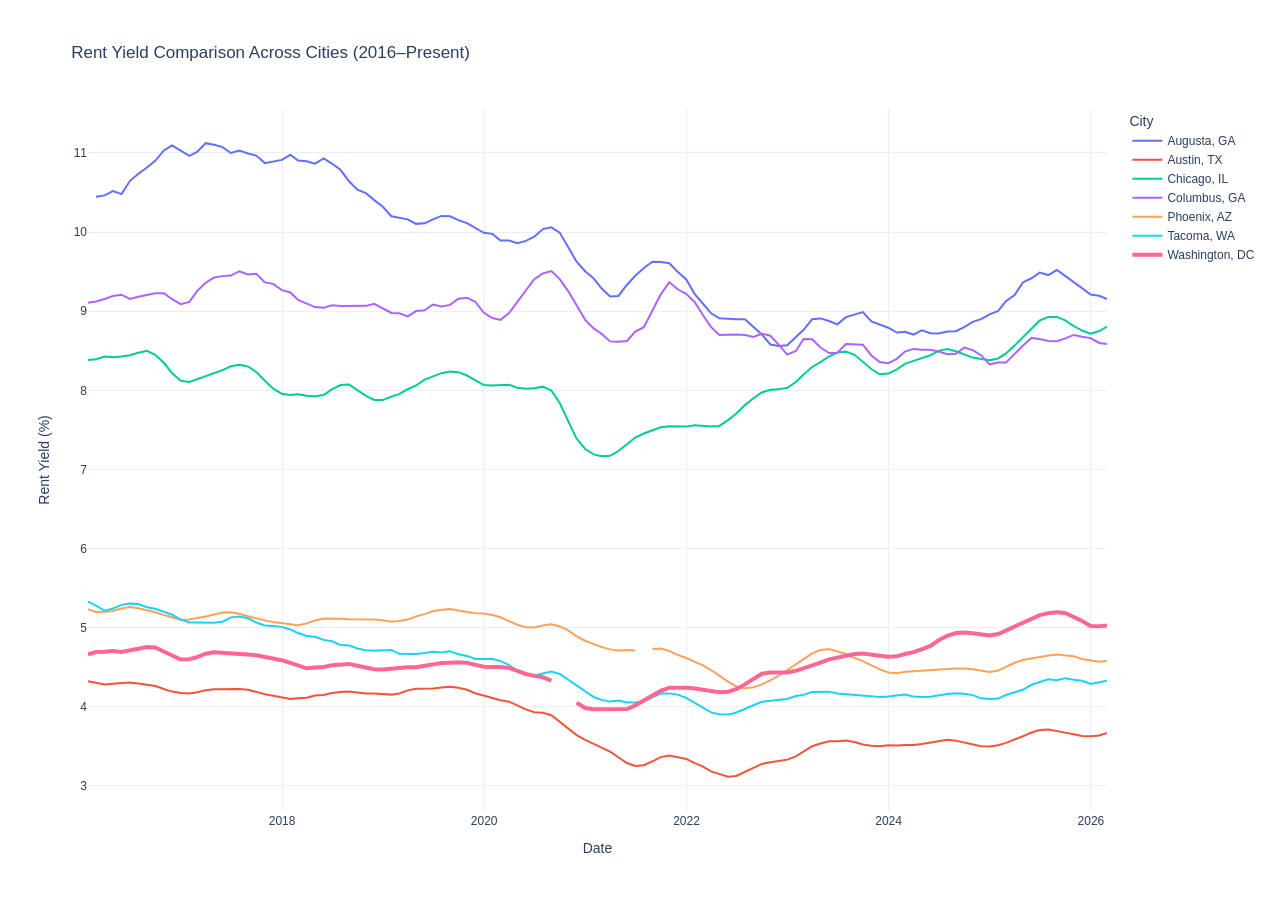
<file: housing-data-narrative/images/rent_yield_interactive.html>
<html>
<head><meta charset="utf-8" /></head>
<body>
    <div>                        <script type="text/javascript">window.PlotlyConfig = {MathJaxConfig: 'local'};</script>
        <script charset="utf-8" src="https://cdn.plot.ly/plotly-2.32.0.min.js"></script>                <div id="e446b97c-e96d-4a61-ad76-5e45944df42b" class="plotly-graph-div" style="height:100%; width:100%;"></div>            <script type="text/javascript">                                    window.PLOTLYENV=window.PLOTLYENV || {};                                    if (document.getElementById("e446b97c-e96d-4a61-ad76-5e45944df42b")) {                    Plotly.newPlot(                        "e446b97c-e96d-4a61-ad76-5e45944df42b",                        [{"customdata":[[null,770.5931879114319,"Augusta, GA"],[89863.71249691413,782.2505985771795,"Augusta, GA"],[89909.01745840054,783.9668410716964,"Augusta, GA"],[89947.49097531552,788.4457635227154,"Augusta, GA"],[89813.40679025959,784.3890565810552,"Augusta, GA"],[89645.42000009156,795.1862949062227,"Augusta, GA"],[89214.7152525434,798.2357419360839,"Augusta, GA"],[88831.8266109485,800.7223687842059,"Augusta, GA"],[88138.30624767877,800.6689973095201,"Augusta, GA"],[87457.86458388278,804.0416190235806,"Augusta, GA"],[86904.56125697108,803.4993333506093,"Augusta, GA"],[86635.89271286612,796.3185084620226,"Augusta, GA"],[86802.53573551227,793.0617828439124,"Augusta, GA"],[87167.86418728053,800.022723017844,"Augusta, GA"],[87817.12322426059,814.0057848982709,"Augusta, GA"],[88261.76309347957,816.7199148137611,"Augusta, GA"],[88665.16603839576,818.1743386614545,"Augusta, GA"],[88843.23650562704,814.3485352874131,"Augusta, GA"],[89099.56732877292,818.972343137878,"Augusta, GA"],[89333.81543800347,818.3138200400506,"Augusta, GA"],[89754.23538353942,820.2901301236885,"Augusta, GA"],[90420.88990145916,819.1680512906311,"Augusta, GA"],[91018.08074685482,826.053805681217,"Augusta, GA"],[91428.17498593258,831.4219942068836,"Augusta, GA"],[91764.51331185304,839.4096184863746,"Augusta, GA"],[92058.94772438984,836.5587715037428,"Augusta, GA"],[92646.9699961637,841.1792857695216,"Augusta, GA"],[93248.4114320537,844.2705232356273,"Augusta, GA"],[94105.36750291822,857.1441496282036,"Augusta, GA"],[94703.87304511631,857.5684536998119,"Augusta, GA"],[95504.82418980164,858.4981358339941,"Augusta, GA"],[96397.85685204412,854.9131803239025,"Augusta, GA"],[97421.61123148057,855.4131387078193,"Augusta, GA"],[98249.53874910898,858.9835550162406,"Augusta, GA"],[99248.7355780914,860.4545537871312,"Augusta, GA"],[100350.89516932606,862.9725518440254,"Augusta, GA"],[101474.80788516776,862.5396093731582,"Augusta, GA"],[102512.08673242228,869.4269661399682,"Augusta, GA"],[103723.58907019372,878.249881301064,"Augusta, GA"],[104692.07661218464,881.4879356026079,"Augusta, GA"],[105239.6621724066,886.6952035631879,"Augusta, GA"],[105342.8641584437,891.9532447408741,"Augusta, GA"],[105494.35940160917,897.0462017838153,"Augusta, GA"],[105972.49151259352,900.698568992847,"Augusta, GA"],[106537.61864063988,901.2290301546932,"Augusta, GA"],[107208.33844216728,903.5534805697026,"Augusta, GA"],[107976.3545653398,904.3334403515144,"Augusta, GA"],[108701.1707293819,904.9537764652072,"Augusta, GA"],[109389.24032508992,909.5133158867236,"Augusta, GA"],[110126.27656141836,908.0044081370548,"Augusta, GA"],[111417.92043161116,918.5544814019383,"Augusta, GA"],[112932.1822831294,927.864397538807,"Augusta, GA"],[113983.08355435584,939.2913010185728,"Augusta, GA"],[114494.23787566596,948.6088353232489,"Augusta, GA"],[114969.8938510796,961.705905340166,"Augusta, GA"],[116072.43740700252,973.0282477536044,"Augusta, GA"],[117956.5310200944,982.29747354849,"Augusta, GA"],[120363.61458574836,984.3543349842398,"Augusta, GA"],[122974.4411632322,986.4714229650832,"Augusta, GA"],[125309.86692258762,992.5257163234078,"Augusta, GA"],[127339.50244198708,999.0796716795876,"Augusta, GA"],[129368.07249539356,1001.394643470369,"Augusta, GA"],[131470.79041978167,1006.5079633173164,"Augusta, GA"],[133566.75155738532,1023.1626407727282,"Augusta, GA"],[135475.87399154066,1053.8203998939364,"Augusta, GA"],[137457.69370554542,1082.2118184328658,"Augusta, GA"],[138929.76649423825,1105.2290634975795,"Augusta, GA"],[139750.71524802025,1120.8671206104327,"Augusta, GA"],[140045.65174541238,1122.9916958722267,"Augusta, GA"],[140861.3708462254,1127.5158794527986,"Augusta, GA"],[142237.7495252828,1125.79243691816,"Augusta, GA"],[143686.89124098836,1125.661797213331,"Augusta, GA"],[146225.8903588767,1123.0030464830015,"Augusta, GA"],[149792.58587026712,1136.0025496959895,"Augusta, GA"],[153721.52895406884,1149.451445436532,"Augusta, GA"],[156636.540574528,1163.031809363549,"Augusta, GA"],[158532.44707916424,1175.937136449505,"Augusta, GA"],[160442.6715910356,1189.6554895257218,"Augusta, GA"],[162134.28461055152,1202.1168864616827,"Augusta, GA"],[163444.70251653486,1199.2863297803056,"Augusta, GA"],[164464.2164750983,1193.2367049227748,"Augusta, GA"],[165611.49024172046,1184.0500611195962,"Augusta, GA"],[166687.7621758921,1189.21360275831,"Augusta, GA"],[167188.67135944686,1194.0388216368287,"Augusta, GA"],[166442.599292159,1203.475857382165,"Augusta, GA"],[165513.5460757744,1208.8549688261548,"Augusta, GA"],[165233.6660995362,1225.237027479825,"Augusta, GA"],[166292.65459435407,1234.5664561677772,"Augusta, GA"],[167647.09170568077,1239.992222876646,"Augusta, GA"],[168496.7436834311,1240.3363419448144,"Augusta, GA"],[168727.2015544233,1254.9216906946178,"Augusta, GA"],[168893.25307832245,1260.8972912428596,"Augusta, GA"],[169394.0206323898,1268.8117189615257,"Augusta, GA"],[169974.3868028144,1256.6340087465665,"Augusta, GA"],[170341.6382652735,1254.131219695946,"Augusta, GA"],[170353.45048882617,1248.0230486500686,"Augusta, GA"],[170279.60615489626,1238.8100784527226,"Augusta, GA"],[170603.90827294363,1242.3628605299132,"Augusta, GA"],[171467.36756877275,1243.8068525829965,"Augusta, GA"],[172841.71695669123,1261.3860707494175,"Augusta, GA"],[174038.5281047564,1265.0547988750247,"Augusta, GA"],[174822.81868744665,1270.2873333541568,"Augusta, GA"],[174882.18786703088,1274.0497245571771,"Augusta, GA"],[174737.36931067766,1273.6317056241214,"Augusta, GA"],[174512.88106366087,1279.6631399937062,"Augusta, GA"],[174554.52571884575,1289.4711594328571,"Augusta, GA"],[174580.21093671332,1294.7245527777325,"Augusta, GA"],[174643.15454071542,1304.0853660636178,"Augusta, GA"],[174604.42004774473,1310.0270909792798,"Augusta, GA"],[174178.03406871212,1324.8234469049426,"Augusta, GA"],[173224.21799672363,1328.5575513933643,"Augusta, GA"],[172043.80538317456,1342.4441098855643,"Augusta, GA"],[171122.26612182296,1342.760435903915,"Augusta, GA"],[170648.93621875497,1349.2598913320464,"Augusta, GA"],[170476.94282718436,1343.4342818529606,"Augusta, GA"],[170476.84720875658,1352.663939018476,"Augusta, GA"],[170755.1152232174,1344.0877048250288,"Augusta, GA"],[171268.468270064,1336.546603759598,"Augusta, GA"],[171952.51487849097,1330.1536988596106,"Augusta, GA"],[172544.88603415352,1324.2860838996946,"Augusta, GA"],[172875.7387712579,1324.749508991758,"Augusta, GA"],[173222.04151285728,1321.4134492373298,"Augusta, GA"]],"hovertemplate":"City=%{customdata[2]}\u003cbr\u003eDate=%{x|%b %Y}\u003cbr\u003eRent Yield (%)=%{y:.2f}\u003cbr\u003eTypical Home Value=%{customdata[0]:,.0f}\u003cbr\u003eTypical Monthly Rent=%{customdata[1]:,.0f}\u003cextra\u003e\u003c\u002fextra\u003e","legendgroup":"Augusta, GA","line":{"color":"#636efa","dash":"solid","width":2},"marker":{"symbol":"circle"},"mode":"lines","name":"Augusta, GA","orientation":"v","showlegend":true,"x":["2016-01-31T00:00:00","2016-02-29T00:00:00","2016-03-31T00:00:00","2016-04-30T00:00:00","2016-05-31T00:00:00","2016-06-30T00:00:00","2016-07-31T00:00:00","2016-08-31T00:00:00","2016-09-30T00:00:00","2016-10-31T00:00:00","2016-11-30T00:00:00","2016-12-31T00:00:00","2017-01-31T00:00:00","2017-02-28T00:00:00","2017-03-31T00:00:00","2017-04-30T00:00:00","2017-05-31T00:00:00","2017-06-30T00:00:00","2017-07-31T00:00:00","2017-08-31T00:00:00","2017-09-30T00:00:00","2017-10-31T00:00:00","2017-11-30T00:00:00","2017-12-31T00:00:00","2018-01-31T00:00:00","2018-02-28T00:00:00","2018-03-31T00:00:00","2018-04-30T00:00:00","2018-05-31T00:00:00","2018-06-30T00:00:00","2018-07-31T00:00:00","2018-08-31T00:00:00","2018-09-30T00:00:00","2018-10-31T00:00:00","2018-11-30T00:00:00","2018-12-31T00:00:00","2019-01-31T00:00:00","2019-02-28T00:00:00","2019-03-31T00:00:00","2019-04-30T00:00:00","2019-05-31T00:00:00","2019-06-30T00:00:00","2019-07-31T00:00:00","2019-08-31T00:00:00","2019-09-30T00:00:00","2019-10-31T00:00:00","2019-11-30T00:00:00","2019-12-31T00:00:00","2020-01-31T00:00:00","2020-02-29T00:00:00","2020-03-31T00:00:00","2020-04-30T00:00:00","2020-05-31T00:00:00","2020-06-30T00:00:00","2020-07-31T00:00:00","2020-08-31T00:00:00","2020-09-30T00:00:00","2020-10-31T00:00:00","2020-11-30T00:00:00","2020-12-31T00:00:00","2021-01-31T00:00:00","2021-02-28T00:00:00","2021-03-31T00:00:00","2021-04-30T00:00:00","2021-05-31T00:00:00","2021-06-30T00:00:00","2021-07-31T00:00:00","2021-08-31T00:00:00","2021-09-30T00:00:00","2021-10-31T00:00:00","2021-11-30T00:00:00","2021-12-31T00:00:00","2022-01-31T00:00:00","2022-02-28T00:00:00","2022-03-31T00:00:00","2022-04-30T00:00:00","2022-05-31T00:00:00","2022-06-30T00:00:00","2022-07-31T00:00:00","2022-08-31T00:00:00","2022-09-30T00:00:00","2022-10-31T00:00:00","2022-11-30T00:00:00","2022-12-31T00:00:00","2023-01-31T00:00:00","2023-02-28T00:00:00","2023-03-31T00:00:00","2023-04-30T00:00:00","2023-05-31T00:00:00","2023-06-30T00:00:00","2023-07-31T00:00:00","2023-08-31T00:00:00","2023-09-30T00:00:00","2023-10-31T00:00:00","2023-11-30T00:00:00","2023-12-31T00:00:00","2024-01-31T00:00:00","2024-02-29T00:00:00","2024-03-31T00:00:00","2024-04-30T00:00:00","2024-05-31T00:00:00","2024-06-30T00:00:00","2024-07-31T00:00:00","2024-08-31T00:00:00","2024-09-30T00:00:00","2024-10-31T00:00:00","2024-11-30T00:00:00","2024-12-31T00:00:00","2025-01-31T00:00:00","2025-02-28T00:00:00","2025-03-31T00:00:00","2025-04-30T00:00:00","2025-05-31T00:00:00","2025-06-30T00:00:00","2025-07-31T00:00:00","2025-08-31T00:00:00","2025-09-30T00:00:00","2025-10-31T00:00:00","2025-11-30T00:00:00","2025-12-31T00:00:00","2026-01-31T00:00:00","2026-02-28T00:00:00"],"xaxis":"x","y":[null,10.44582615396453,10.46346891424222,10.518747170912281,10.48024901332824,10.6444205837453,10.73682617953536,10.81669576321219,10.90108078627535,11.03216900411383,11.09492052056574,11.029865108234931,10.96366749368302,11.01354583563949,11.12319449799592,11.10405982643367,11.07322356976786,10.99935437722377,11.02998410911574,10.992215872941639,10.967149928269029,10.87139998975938,10.89085331929188,10.91246099139319,10.976918046309079,10.90464914730422,10.89528500462803,10.86479235757249,10.930013949756349,10.86631529789205,10.786866231525929,10.6423093820776,10.53663302704322,10.49145145252742,10.403613290691489,10.31946013501401,10.20004425550707,10.17745704554061,10.16065744551186,10.10377821276322,10.11058209720109,10.16057330735919,10.203914676069,10.199234417952429,10.15110765553654,10.11361795583224,10.05034975287232,9.99018248351503,9.9773613549242,9.89414446566513,9.89307082211161,9.85934438294213,9.88874424233992,9.942252322113001,10.03781988268194,10.05952768278719,9.993147120080879,9.8138063238336,9.62611170549503,9.504685375844101,9.41495437805479,9.28879551952226,9.18690419464495,9.19237126463891,9.33438879273579,9.44766456580704,9.54636943301923,9.6245700234552,9.622505363439931,9.60532363993825,9.49783674735137,9.40095609967979,9.21590323349872,9.10060435711975,8.97298995078287,8.91004210203564,8.9011719035331,8.89779865464811,8.897194490474469,8.805079476899989,8.70635617033528,8.57947761516836,8.56125431574343,8.57023729127944,8.676691153588779,8.764394196033171,8.89821346752722,8.9088706354179,8.87573206497535,8.83342655648091,8.92509337534297,8.95877556926302,8.98835777714989,8.87169437031268,8.834935949667571,8.79129629650979,8.7301828311195,8.73857725610105,8.704678005282549,8.75751127419416,8.72258444829114,8.71936976802928,8.74222634171902,8.746600986258251,8.79932620808818,8.86465352271509,8.89945919412651,8.9605713054817,9.00339469496402,9.127374440675851,9.20349983454502,9.363504418394019,9.416147644618,9.48796930982866,9.45653477524987,9.52150836549959,9.44572139863327,9.36457212884325,9.28270481975483,9.2100284001757,9.195618899963371,9.15412452847173],"yaxis":"y","type":"scatter"},{"customdata":[[330040.0217313359,1189.1672375832495,"Austin, TX"],[332509.0091708613,1193.3123703517867,"Austin, TX"],[334622.23376657156,1193.8579152442196,"Austin, TX"],[336665.32060511643,1203.9309483114698,"Austin, TX"],[338509.7989468963,1213.363323591322,"Austin, TX"],[340521.492272953,1222.130256870366,"Austin, TX"],[341917.62118995684,1223.7769484496278,"Austin, TX"],[342555.52239048004,1221.9692806721316,"Austin, TX"],[342856.7227072664,1217.9790558896946,"Austin, TX"],[343563.65953328536,1209.5718198653208,"Austin, TX"],[345248.7368152731,1206.2174294705103,"Austin, TX"],[347455.92894549813,1208.5428843372883,"Austin, TX"],[349587.35055595054,1214.3280342075032,"Austin, TX"],[351422.5582099406,1225.4262906592978,"Austin, TX"],[353098.1344732416,1238.6134025010144,"Austin, TX"],[354982.840903826,1249.3134288602264,"Austin, TX"],[356242.5577807837,1253.6885866263974,"Austin, TX"],[356941.9333700982,1258.330768387655,"Austin, TX"],[357020.80649252486,1257.1678625752547,"Austin, TX"],[357211.3791350033,1255.0294443775272,"Austin, TX"],[357684.52726843854,1247.325593445541,"Austin, TX"],[358667.5955294543,1243.1016591607531,"Austin, TX"],[360015.7454860728,1242.393716151415,"Austin, TX"],[361721.79629834206,1241.280180702452,"Austin, TX"],[363248.7465799733,1240.4736891956188,"Austin, TX"],[364442.3831183307,1247.4519804178733,"Austin, TX"],[365778.41948582075,1254.5960567400775,"Austin, TX"],[366777.6503118459,1266.6021471431366,"Austin, TX"],[368050.5146381613,1273.09098412426,"Austin, TX"],[369041.8774359421,1283.631674709873,"Austin, TX"],[370268.7730472381,1292.466203388935,"Austin, TX"],[371303.8453693275,1297.2904961605016,"Austin, TX"],[372345.50882186135,1296.131639346205,"Austin, TX"],[373498.13765960623,1297.1463683459322,"Austin, TX"],[374932.7169237388,1302.6188377973892,"Austin, TX"],[376386.89944728743,1304.2406246667238,"Austin, TX"],[377358.5201313063,1306.3767524730847,"Austin, TX"],[378084.6094468888,1313.601484205216,"Austin, TX"],[378783.77790160617,1328.3192412241615,"Austin, TX"],[379763.7604684915,1338.4377391383068,"Austin, TX"],[380913.3487078496,1342.4870787477955,"Austin, TX"],[382053.2508007541,1347.201868736625,"Austin, TX"],[383308.26856966,1355.304293628632,"Austin, TX"],[384825.471070468,1364.3340053482798,"Austin, TX"],[386707.06525730225,1366.6189222891594,"Austin, TX"],[389122.6034189503,1366.8172755613684,"Austin, TX"],[391898.96238089865,1362.6659401750865,"Austin, TX"],[394994.1014108791,1362.4483759629388,"Austin, TX"],[398595.7649844733,1365.46033879603,"Austin, TX"],[402606.000759779,1369.7781780739415,"Austin, TX"],[406939.79180295166,1378.542877854434,"Austin, TX"],[410693.0399858421,1373.7052491255956,"Austin, TX"],[412734.2563932277,1364.7624758831237,"Austin, TX"],[413520.3503943053,1355.162875765441,"Austin, TX"],[414642.7973162812,1355.7794243828062,"Austin, TX"],[418029.906024312,1356.403557313887,"Austin, TX"],[424058.6735248363,1346.8161608462444,"Austin, TX"],[431350.37444331823,1338.6584846749613,"Austin, TX"],[439572.9684408808,1334.440934260143,"Austin, TX"],[448037.2462793736,1337.477120417096,"Austin, TX"],[457247.68607888115,1346.6625138640168,"Austin, TX"],[468382.7022724569,1362.6262679438228,"Austin, TX"],[483636.07329381263,1384.2858734854092,"Austin, TX"],[504389.89902891545,1413.2122727174867,"Austin, TX"],[529129.5698969571,1450.7759172801425,"Austin, TX"],[552748.2174249607,1498.6930582820792,"Austin, TX"],[569625.4343194574,1548.618245589923,"Austin, TX"],[577824.7261183982,1594.566999349419,"Austin, TX"],[579541.5396927105,1624.8910631638894,"Austin, TX"],[580156.8205431715,1636.1450908250977,"Austin, TX"],[582618.4590172322,1634.5895241616822,"Austin, TX"],[588076.9176965817,1637.5663589344972,"Austin, TX"],[598343.2219579474,1639.6404995937678,"Austin, TX"],[611923.20356062,1656.2289336504537,"Austin, TX"],[629618.9785027833,1670.2119919366644,"Austin, TX"],[646997.204127598,1696.4012921744115,"Austin, TX"],[661984.3519956489,1718.7708493754062,"Austin, TX"],[670338.575098489,1746.0783637895613,"Austin, TX"],[668736.2231572013,1769.7101777082798,"Austin, TX"],[658693.5097448367,1772.0005960380622,"Austin, TX"],[643786.7817168033,1758.8831602028558,"Austin, TX"],[630536.6845505835,1733.3835139656553,"Austin, TX"],[619752.03859075,1711.0747818187776,"Austin, TX"],[610733.1421175996,1696.0593187832137,"Austin, TX"],[601433.6039969585,1691.0438739875856,"Austin, TX"],[592677.158829121,1694.1690248073398,"Austin, TX"],[585134.8247679453,1707.3856356672795,"Austin, TX"],[580194.290048354,1710.1866478692004,"Austin, TX"],[577424.7235923778,1714.7619152295506,"Austin, TX"],[576101.4627686003,1711.5993463241275,"Austin, TX"],[574928.4979106883,1711.8960037453116,"Austin, TX"],[573833.6617741169,1700.3065818407742,"Austin, TX"],[572136.0162840219,1680.229594759339,"Austin, TX"],[568944.1007939228,1663.0469866872418,"Austin, TX"],[564873.8688674857,1648.0706732279502,"Austin, TX"],[560688.1452170265,1641.6009146962654,"Austin, TX"],[557846.039142101,1631.6102810192294,"Austin, TX"],[555743.1741487406,1629.071057713296,"Austin, TX"],[555009.9748512992,1627.23462899793,"Austin, TX"],[554788.3289378282,1631.9972059676322,"Austin, TX"],[553970.2557244481,1639.1299701511907,"Austin, TX"],[551471.0713605861,1641.4112585460057,"Austin, TX"],[548616.1747170863,1638.011693920674,"Austin, TX"],[545939.5913688955,1625.4342468766326,"Austin, TX"],[544852.4995900587,1612.0453603677531,"Austin, TX"],[543753.5416309327,1596.0900182574396,"Austin, TX"],[542147.3830895246,1582.192420014807,"Austin, TX"],[539319.1640987957,1572.2621742501644,"Austin, TX"],[535644.6060737917,1568.7003540492722,"Austin, TX"],[532201.9562783045,1571.7947655592252,"Austin, TX"],[528273.7527868245,1578.1213598196132,"Austin, TX"],[524465.3059198691,1585.4831815452285,"Austin, TX"],[520047.7033196288,1592.9772399242302,"Austin, TX"],[515360.56876408146,1591.838503112364,"Austin, TX"],[511207.2681379588,1581.412393653984,"Austin, TX"],[508652.15097714536,1567.052530285515,"Austin, TX"],[507581.2190518603,1553.9302598458332,"Austin, TX"],[507157.8889816112,1544.5453018439666,"Austin, TX"],[506257.54222674394,1532.3071961163778,"Austin, TX"],[504854.284065608,1525.8654769247198,"Austin, TX"],[502905.5771124118,1524.359553949321,"Austin, TX"],[500627.3393327301,1531.4380493612468,"Austin, TX"]],"hovertemplate":"City=%{customdata[2]}\u003cbr\u003eDate=%{x|%b %Y}\u003cbr\u003eRent Yield (%)=%{y:.2f}\u003cbr\u003eTypical Home Value=%{customdata[0]:,.0f}\u003cbr\u003eTypical Monthly Rent=%{customdata[1]:,.0f}\u003cextra\u003e\u003c\u002fextra\u003e","legendgroup":"Austin, TX","line":{"color":"#EF553B","dash":"solid","width":2},"marker":{"symbol":"circle"},"mode":"lines","name":"Austin, TX","orientation":"v","showlegend":true,"x":["2016-01-31T00:00:00","2016-02-29T00:00:00","2016-03-31T00:00:00","2016-04-30T00:00:00","2016-05-31T00:00:00","2016-06-30T00:00:00","2016-07-31T00:00:00","2016-08-31T00:00:00","2016-09-30T00:00:00","2016-10-31T00:00:00","2016-11-30T00:00:00","2016-12-31T00:00:00","2017-01-31T00:00:00","2017-02-28T00:00:00","2017-03-31T00:00:00","2017-04-30T00:00:00","2017-05-31T00:00:00","2017-06-30T00:00:00","2017-07-31T00:00:00","2017-08-31T00:00:00","2017-09-30T00:00:00","2017-10-31T00:00:00","2017-11-30T00:00:00","2017-12-31T00:00:00","2018-01-31T00:00:00","2018-02-28T00:00:00","2018-03-31T00:00:00","2018-04-30T00:00:00","2018-05-31T00:00:00","2018-06-30T00:00:00","2018-07-31T00:00:00","2018-08-31T00:00:00","2018-09-30T00:00:00","2018-10-31T00:00:00","2018-11-30T00:00:00","2018-12-31T00:00:00","2019-01-31T00:00:00","2019-02-28T00:00:00","2019-03-31T00:00:00","2019-04-30T00:00:00","2019-05-31T00:00:00","2019-06-30T00:00:00","2019-07-31T00:00:00","2019-08-31T00:00:00","2019-09-30T00:00:00","2019-10-31T00:00:00","2019-11-30T00:00:00","2019-12-31T00:00:00","2020-01-31T00:00:00","2020-02-29T00:00:00","2020-03-31T00:00:00","2020-04-30T00:00:00","2020-05-31T00:00:00","2020-06-30T00:00:00","2020-07-31T00:00:00","2020-08-31T00:00:00","2020-09-30T00:00:00","2020-10-31T00:00:00","2020-11-30T00:00:00","2020-12-31T00:00:00","2021-01-31T00:00:00","2021-02-28T00:00:00","2021-03-31T00:00:00","2021-04-30T00:00:00","2021-05-31T00:00:00","2021-06-30T00:00:00","2021-07-31T00:00:00","2021-08-31T00:00:00","2021-09-30T00:00:00","2021-10-31T00:00:00","2021-11-30T00:00:00","2021-12-31T00:00:00","2022-01-31T00:00:00","2022-02-28T00:00:00","2022-03-31T00:00:00","2022-04-30T00:00:00","2022-05-31T00:00:00","2022-06-30T00:00:00","2022-07-31T00:00:00","2022-08-31T00:00:00","2022-09-30T00:00:00","2022-10-31T00:00:00","2022-11-30T00:00:00","2022-12-31T00:00:00","2023-01-31T00:00:00","2023-02-28T00:00:00","2023-03-31T00:00:00","2023-04-30T00:00:00","2023-05-31T00:00:00","2023-06-30T00:00:00","2023-07-31T00:00:00","2023-08-31T00:00:00","2023-09-30T00:00:00","2023-10-31T00:00:00","2023-11-30T00:00:00","2023-12-31T00:00:00","2024-01-31T00:00:00","2024-02-29T00:00:00","2024-03-31T00:00:00","2024-04-30T00:00:00","2024-05-31T00:00:00","2024-06-30T00:00:00","2024-07-31T00:00:00","2024-08-31T00:00:00","2024-09-30T00:00:00","2024-10-31T00:00:00","2024-11-30T00:00:00","2024-12-31T00:00:00","2025-01-31T00:00:00","2025-02-28T00:00:00","2025-03-31T00:00:00","2025-04-30T00:00:00","2025-05-31T00:00:00","2025-06-30T00:00:00","2025-07-31T00:00:00","2025-08-31T00:00:00","2025-09-30T00:00:00","2025-10-31T00:00:00","2025-11-30T00:00:00","2025-12-31T00:00:00","2026-01-31T00:00:00","2026-02-28T00:00:00"],"xaxis":"x","y":[4.32372012828652,4.3065745737022,4.28133385569486,4.29125618099617,4.30131119642418,4.30679514075689,4.29498875497759,4.28065829029329,4.26293191956902,4.2247954449261504,4.19251618041135,4.17391484901739,4.1683248513758295,4.18445405520231,4.209413581916991,4.223235440944699,4.22303924978395,4.23037133185338,4.22552805790575,4.2160900274228,4.184667208182931,4.1590654120589505,4.1411312646029,4.117905617206421,4.09793135158696,4.107487070227521,4.1159215193843695,4.1439890769775,4.1508138698054395,4.17393825425468,4.188739523732,4.19265411551054,4.17719008384646,4.167559313063371,4.1691283123601295,4.15819135017279,4.15427774738521,4.16923022429372,4.20816091517797,4.229274760141901,4.22926762730212,4.2314578899553705,4.24296913401645,4.25439823893085,4.24078806436036,4.21507441680979,4.17250180576085,4.1391454842381,4.11081238311466,4.08273550465406,4.0651012428549596,4.01381600965904,3.9679647271619602,3.93256450224976,3.92370329302591,3.89370292727812,3.8112164516800897,3.72409594794739,3.6429199156443,3.5822301780234898,3.53417866472929,3.4910587295374196,3.43469633451707,3.3621901043735303,3.29017919197976,3.25361821756149,3.2623927632868104,3.31152391499982,3.36450304637445,3.3842127498421997,3.3667100632251,3.34153504684106,3.2883611400728796,3.2479152756684995,3.18328141106873,3.14635293262847,3.11567035237721,3.12572499089676,3.17562013199145,3.22820960551045,3.2785074999751798,3.2988726393316097,3.3130826690808304,3.3325048899146696,3.3740260525837904,3.4302027663511705,3.50152251425691,3.53713232384966,3.5636061536708,3.5652039585498096,3.5730968493642,3.55567829865668,3.52411918901165,3.5076493125421,3.50110868438399,3.51339887322393,3.50980772442901,3.51760554189504,3.51828191073626,3.52998890750029,3.5506526638495504,3.5717077695400903,3.58285833209064,3.5727782470606297,3.55041856997401,3.5223826150431203,3.5020567529037496,3.4983266583024197,3.51434589934019,3.5440563425601903,3.5847808485531902,3.6276561983777005,3.67576411876622,3.70654318454324,3.71218288679075,3.69695288367533,3.6737299210916596,3.6545904194343697,3.63208146441026,3.6268654740616397,3.63732586789409,3.670845586825],"yaxis":"y","type":"scatter"},{"customdata":[[223078.2954597565,1558.179703212367,"Chicago, IL"],[224735.1269555952,1571.994170212252,"Chicago, IL"],[225938.7207775092,1586.6020834948204,"Chicago, IL"],[227208.8752453786,1593.9007688620584,"Chicago, IL"],[228190.70362802068,1602.4340352363035,"Chicago, IL"],[229142.7658101526,1612.2419480236213,"Chicago, IL"],[229384.3060298676,1620.1773926125609,"Chicago, IL"],[229386.9342566388,1624.8728025772512,"Chicago, IL"],[229554.64300207197,1616.1983700942792,"Chicago, IL"],[230374.41318168808,1602.6942394707842,"Chicago, IL"],[231463.86673422615,1584.7824298339017,"Chicago, IL"],[233078.0678514482,1577.534117066093,"Chicago, IL"],[234612.24911919053,1584.8243391472454,"Chicago, IL"],[236422.18466357267,1603.7825405471,"Chicago, IL"],[238252.24210371,1625.228741490873,"Chicago, IL"],[239495.2899443915,1640.0359112705928,"Chicago, IL"],[240204.48179957204,1652.425163176576,"Chicago, IL"],[239802.30231642284,1659.4867339694508,"Chicago, IL"],[239580.3068626528,1661.8875243221034,"Chicago, IL"],[239266.74021873332,1655.3699330466188,"Chicago, IL"],[239953.7071581765,1646.0792130151929,"Chicago, IL"],[241065.83337575197,1631.4479947123527,"Chicago, IL"],[242509.29730405405,1620.9742250117756,"Chicago, IL"],[244049.76934298017,1618.162389223455,"Chicago, IL"],[245866.51028149825,1627.1914534937448,"Chicago, IL"],[247956.00745728752,1642.7408143383211,"Chicago, IL"],[250582.14132975356,1656.1712047473754,"Chicago, IL"],[252723.6287438821,1668.8717953642863,"Chicago, IL"],[253941.10141967912,1680.316546089882,"Chicago, IL"],[253434.1230755171,1691.9982162688214,"Chicago, IL"],[252473.6252083902,1697.2950711663354,"Chicago, IL"],[251638.6997454786,1692.756790940672,"Chicago, IL"],[251311.0324015622,1676.899603691926,"Chicago, IL"],[251260.28657016563,1660.6036432990395,"Chicago, IL"],[251236.83478187452,1649.5599302272692,"Chicago, IL"],[251526.27293361552,1651.2705993126397,"Chicago, IL"],[252018.26516877097,1663.2854415920397,"Chicago, IL"],[253116.53631486077,1677.3051426880295,"Chicago, IL"],[254007.0315562189,1696.3215020751004,"Chicago, IL"],[254708.6876359762,1711.1016884715532,"Chicago, IL"],[254574.67953254803,1725.7786909700878,"Chicago, IL"],[254392.23840592377,1733.7965177352316,"Chicago, IL"],[253789.62540660423,1737.7962239172016,"Chicago, IL"],[253315.8352312248,1738.834263203857,"Chicago, IL"],[252517.69304144173,1731.8366853017956,"Chicago, IL"],[252441.70182752272,1722.2918789784746,"Chicago, IL"],[252781.8587863533,1711.2798264695991,"Chicago, IL"],[253665.62162892017,1705.1944297825246,"Chicago, IL"],[255313.54926140292,1715.0643906368225,"Chicago, IL"],[257410.41195946865,1729.6115455077418,"Chicago, IL"],[259815.18444389987,1747.1858808056493,"Chicago, IL"],[261089.94197529633,1747.9204912906014,"Chicago, IL"],[261221.11651477893,1745.705898613459,"Chicago, IL"],[260303.3263924397,1741.114251740559,"Chicago, IL"],[259172.8736652776,1737.8471790551148,"Chicago, IL"],[258973.40839995808,1725.593568564754,"Chicago, IL"],[260316.68850020936,1700.5434422951796,"Chicago, IL"],[262755.01865002746,1665.910170955278,"Chicago, IL"],[265836.46392619074,1637.2006869626334,"Chicago, IL"],[268782.894317025,1625.8197569765243,"Chicago, IL"],[271846.6340667797,1628.8262568201908,"Chicago, IL"],[275271.9860004762,1644.2777632842433,"Chicago, IL"],[278831.45550972247,1666.4683407508246,"Chicago, IL"],[281788.93672610633,1698.51947264101,"Chicago, IL"],[283699.12305912125,1730.3325159280223,"Chicago, IL"],[284983.006462831,1758.2639877616534,"Chicago, IL"],[285928.168528694,1776.1509307946849,"Chicago, IL"],[286019.3909346892,1787.1543394716612,"Chicago, IL"],[285029.3016010181,1789.1909185585637,"Chicago, IL"],[283946.0146681398,1785.8320318601684,"Chicago, IL"],[283560.4234467169,1781.8260292798336,"Chicago, IL"],[284449.9128477564,1787.6006118668586,"Chicago, IL"],[286387.90887672757,1803.6246346812704,"Chicago, IL"],[289706.0829062271,1823.29414666622,"Chicago, IL"],[293918.92075661354,1847.448124235172,"Chicago, IL"],[297823.82474769163,1873.9078077751929,"Chicago, IL"],[299416.70149437175,1902.117832254277,"Chicago, IL"],[299476.84285854263,1923.3644694327472,"Chicago, IL"],[297778.45385836996,1938.8257752689576,"Chicago, IL"],[295454.47044638055,1945.0416827518711,"Chicago, IL"],[292458.7916679924,1943.2612433651568,"Chicago, IL"],[290110.46597697755,1935.5510036539451,"Chicago, IL"],[288878.01255561644,1928.7799431253427,"Chicago, IL"],[287978.3394363467,1927.3468923136156,"Chicago, IL"],[286817.5491099117,1937.184091192284,"Chicago, IL"],[285853.52855730586,1953.3492160120827,"Chicago, IL"],[285670.8907363823,1974.7876941332588,"Chicago, IL"],[286538.0538406927,1995.1186715016431,"Chicago, IL"],[287554.9939935925,2019.5387733016364,"Chicago, IL"],[288680.33693295886,2039.630485691005,"Chicago, IL"],[289983.07498451957,2051.4040506807028,"Chicago, IL"],[291824.25686790096,2054.658939560105,"Chicago, IL"],[293592.9117550422,2044.4353388056345,"Chicago, IL"],[294661.1990532357,2030.599400488394,"Chicago, IL"],[295169.92263190745,2017.6640448619405,"Chicago, IL"],[295080.0573630925,2019.3591996214604,"Chicago, IL"],[294994.9147000204,2031.5800549687604,"Chicago, IL"],[295507.7574996363,2052.333653885608,"Chicago, IL"],[296981.5481478195,2071.900032520249,"Chicago, IL"],[299081.53116823407,2095.207706810199,"Chicago, IL"],[300357.10941148543,2113.4421084631213,"Chicago, IL"],[300867.930940429,2130.75533633567,"Chicago, IL"],[301057.6964100076,2137.7017294159314,"Chicago, IL"],[301673.0360325181,2135.4180310446936,"Chicago, IL"],[302146.4534086373,2128.368148699723,"Chicago, IL"],[302344.40185498906,2119.877593306586,"Chicago, IL"],[302446.91525802034,2116.081382914586,"Chicago, IL"],[303034.45727135654,2116.3636860535007,"Chicago, IL"],[303908.3230848614,2128.1071212392426,"Chicago, IL"],[304848.5316272875,2150.834834854391,"Chicago, IL"],[305319.0567153945,2179.2919197245296,"Chicago, IL"],[305393.51059292856,2207.161375746132,"Chicago, IL"],[305218.2332928421,2233.752546410374,"Chicago, IL"],[304958.12741617154,2257.4451905311075,"Chicago, IL"],[305196.82174168265,2270.656815784307,"Chicago, IL"],[305554.0205961024,2273.3189746039784,"Chicago, IL"],[306554.0241960741,2269.5996230326255,"Chicago, IL"],[307725.08529415476,2259.909008651805,"Chicago, IL"],[308984.1701483649,2254.415184181907,"Chicago, IL"],[310111.72391752125,2252.2057046503314,"Chicago, IL"],[311072.0884023931,2268.1247882154025,"Chicago, IL"],[312456.52778539096,2292.3150758764536,"Chicago, IL"]],"hovertemplate":"City=%{customdata[2]}\u003cbr\u003eDate=%{x|%b %Y}\u003cbr\u003eRent Yield (%)=%{y:.2f}\u003cbr\u003eTypical Home Value=%{customdata[0]:,.0f}\u003cbr\u003eTypical Monthly Rent=%{customdata[1]:,.0f}\u003cextra\u003e\u003c\u002fextra\u003e","legendgroup":"Chicago, IL","line":{"color":"#00cc96","dash":"solid","width":2},"marker":{"symbol":"circle"},"mode":"lines","name":"Chicago, IL","orientation":"v","showlegend":true,"x":["2016-01-31T00:00:00","2016-02-29T00:00:00","2016-03-31T00:00:00","2016-04-30T00:00:00","2016-05-31T00:00:00","2016-06-30T00:00:00","2016-07-31T00:00:00","2016-08-31T00:00:00","2016-09-30T00:00:00","2016-10-31T00:00:00","2016-11-30T00:00:00","2016-12-31T00:00:00","2017-01-31T00:00:00","2017-02-28T00:00:00","2017-03-31T00:00:00","2017-04-30T00:00:00","2017-05-31T00:00:00","2017-06-30T00:00:00","2017-07-31T00:00:00","2017-08-31T00:00:00","2017-09-30T00:00:00","2017-10-31T00:00:00","2017-11-30T00:00:00","2017-12-31T00:00:00","2018-01-31T00:00:00","2018-02-28T00:00:00","2018-03-31T00:00:00","2018-04-30T00:00:00","2018-05-31T00:00:00","2018-06-30T00:00:00","2018-07-31T00:00:00","2018-08-31T00:00:00","2018-09-30T00:00:00","2018-10-31T00:00:00","2018-11-30T00:00:00","2018-12-31T00:00:00","2019-01-31T00:00:00","2019-02-28T00:00:00","2019-03-31T00:00:00","2019-04-30T00:00:00","2019-05-31T00:00:00","2019-06-30T00:00:00","2019-07-31T00:00:00","2019-08-31T00:00:00","2019-09-30T00:00:00","2019-10-31T00:00:00","2019-11-30T00:00:00","2019-12-31T00:00:00","2020-01-31T00:00:00","2020-02-29T00:00:00","2020-03-31T00:00:00","2020-04-30T00:00:00","2020-05-31T00:00:00","2020-06-30T00:00:00","2020-07-31T00:00:00","2020-08-31T00:00:00","2020-09-30T00:00:00","2020-10-31T00:00:00","2020-11-30T00:00:00","2020-12-31T00:00:00","2021-01-31T00:00:00","2021-02-28T00:00:00","2021-03-31T00:00:00","2021-04-30T00:00:00","2021-05-31T00:00:00","2021-06-30T00:00:00","2021-07-31T00:00:00","2021-08-31T00:00:00","2021-09-30T00:00:00","2021-10-31T00:00:00","2021-11-30T00:00:00","2021-12-31T00:00:00","2022-01-31T00:00:00","2022-02-28T00:00:00","2022-03-31T00:00:00","2022-04-30T00:00:00","2022-05-31T00:00:00","2022-06-30T00:00:00","2022-07-31T00:00:00","2022-08-31T00:00:00","2022-09-30T00:00:00","2022-10-31T00:00:00","2022-11-30T00:00:00","2022-12-31T00:00:00","2023-01-31T00:00:00","2023-02-28T00:00:00","2023-03-31T00:00:00","2023-04-30T00:00:00","2023-05-31T00:00:00","2023-06-30T00:00:00","2023-07-31T00:00:00","2023-08-31T00:00:00","2023-09-30T00:00:00","2023-10-31T00:00:00","2023-11-30T00:00:00","2023-12-31T00:00:00","2024-01-31T00:00:00","2024-02-29T00:00:00","2024-03-31T00:00:00","2024-04-30T00:00:00","2024-05-31T00:00:00","2024-06-30T00:00:00","2024-07-31T00:00:00","2024-08-31T00:00:00","2024-09-30T00:00:00","2024-10-31T00:00:00","2024-11-30T00:00:00","2024-12-31T00:00:00","2025-01-31T00:00:00","2025-02-28T00:00:00","2025-03-31T00:00:00","2025-04-30T00:00:00","2025-05-31T00:00:00","2025-06-30T00:00:00","2025-07-31T00:00:00","2025-08-31T00:00:00","2025-09-30T00:00:00","2025-10-31T00:00:00","2025-11-30T00:00:00","2025-12-31T00:00:00","2026-01-31T00:00:00","2026-02-28T00:00:00"],"xaxis":"x","y":[8.38188063074991,8.39385026190155,8.42672072162722,8.418161132873141,8.42681499163158,8.44316568663249,8.47578853490491,8.500254687179371,8.44869883157026,8.34829294105745,8.2161373290472,8.12191793903936,8.10609511701379,8.14026421164802,8.18575503243366,8.21746053536865,8.25509241524661,8.30427423559795,8.323993968042629,8.30221500004543,8.23198390644627,8.12117406369768,8.02100823200733,7.95655276501903,7.94182884833271,7.950156148346419,7.93115357363605,7.92425371695927,7.94034460760828,8.01154096726579,8.06719546930289,8.07232016054519,8.00712768238105,7.930916577229841,7.8789080350869405,7.878002946030779,7.919832828679341,7.951934711692959,8.01389548162798,8.06145265488715,8.13487984337943,8.17853498329778,8.21686649073865,8.23715230411867,8.22993429621223,8.18703977913383,8.12374670248441,8.06665602772299,8.060979429873589,8.06313093091238,8.06967099114828,8.03364761461083,8.019440029526221,8.02654783957211,8.04643088365589,7.99584905288693,7.83911374453649,7.60819799148725,7.39041136546505,7.258585831249641,7.19005226933977,7.16794085954565,7.17193834980092,7.23315610204501,7.319018108776159,7.40365824440542,7.45425373065238,7.49804130537323,7.532660993835889,7.54720379061075,7.54051362015116,7.5412951010055105,7.55740551375422,7.5523197650898695,7.5426847083383,7.5504012186911496,7.62329351473414,7.706897606134749,7.813160758196851,7.89986360936052,7.973477147800851,8.00612689570825,8.01215679682372,8.031216081400979,8.10487683422718,8.200070403345,8.29536823598424,8.35540820394156,8.42776713527,8.47843191826955,8.48906392536273,8.44888890983526,8.356204487026849,8.26956276705382,8.20272212102616,8.21211389614173,8.26419692163711,8.33413107493721,8.371833383354769,8.40656806306761,8.44371733076335,8.49843449785635,8.520765640236409,8.49430121748572,8.45299274450016,8.41375959455664,8.39584578778462,8.380685305994911,8.40295691662911,8.466505605416,8.56530323329004,8.67272407246981,8.782250741621441,8.88297108717646,8.92797036152433,8.92798845913655,8.88430531871657,8.812706340758231,8.75545895998259,8.71507472029405,8.74957878682356,8.80371458566902],"yaxis":"y","type":"scatter"},{"customdata":[[94638.7663179161,718.2201142374556,"Columbus, GA"],[94838.44834833565,721.0047250634802,"Columbus, GA"],[94995.34685994936,724.6313988528499,"Columbus, GA"],[94968.40874317654,727.5607650312949,"Columbus, GA"],[94919.8229343755,728.3985556595305,"Columbus, GA"],[95101.21680292638,725.61298005093,"Columbus, GA"],[95058.6010839076,727.3385209232339,"Columbus, GA"],[94950.14506867409,728.0977511157753,"Columbus, GA"],[94839.23744969624,729.3237967852313,"Columbus, GA"],[94889.20860713774,729.7057706526202,"Columbus, GA"],[95184.03301372008,725.8701282123712,"Columbus, GA"],[95373.88116014672,722.3607862006825,"Columbus, GA"],[95305.34542400134,724.1286069194622,"Columbus, GA"],[94846.36141462727,731.3643953371197,"Columbus, GA"],[94380.24692687968,736.1309001733778,"Columbus, GA"],[94144.52621496208,739.4296455764777,"Columbus, GA"],[94139.62900643043,740.8285019839489,"Columbus, GA"],[94139.26973044022,741.4161248347398,"Columbus, GA"],[94043.03284098217,744.9141067607433,"Columbus, GA"],[94073.69678676732,741.9373226573387,"Columbus, GA"],[94388.1797310082,745.0468678077114,"Columbus, GA"],[95061.94060064778,741.8165999829008,"Columbus, GA"],[95796.04117889582,746.0712677988764,"Columbus, GA"],[96533.97922228368,745.4682528862108,"Columbus, GA"],[97313.02129046049,749.0673230805511,"Columbus, GA"],[98366.62189731078,749.3655128954764,"Columbus, GA"],[99522.46614008633,754.3244772023685,"Columbus, GA"],[100303.1454310746,756.6602829003026,"Columbus, GA"],[100449.427897336,756.9138293767004,"Columbus, GA"],[99997.94507293103,756.2135228998961,"Columbus, GA"],[99666.1988088023,752.8597136797375,"Columbus, GA"],[99652.0595745126,752.8440121096914,"Columbus, GA"],[100063.24774617044,755.7027198979843,"Columbus, GA"],[100489.84547192937,759.3155250077485,"Columbus, GA"],[101004.30491023965,765.301667937641,"Columbus, GA"],[101605.23832368317,765.1831915209083,"Columbus, GA"],[102049.033182706,763.4665418013664,"Columbus, GA"],[102440.27455014596,765.9759798132784,"Columbus, GA"],[102904.9533976819,766.2257432555377,"Columbus, GA"],[103743.13116766245,778.22273384729,"Columbus, GA"],[104551.29074608348,785.0779388443115,"Columbus, GA"],[105291.87446603738,797.1389005936197,"Columbus, GA"],[105818.66638848132,798.7919146362643,"Columbus, GA"],[106323.11338996812,804.5255973107111,"Columbus, GA"],[106531.51046456184,812.9837102996732,"Columbus, GA"],[106919.04894861828,817.0902548324109,"Columbus, GA"],[107474.66793523123,816.773589226626,"Columbus, GA"],[108645.88998918944,812.9551736921304,"Columbus, GA"],[109572.63561006532,813.9584369209492,"Columbus, GA"],[110311.13810644274,817.2856025945451,"Columbus, GA"],[110694.14681750728,828.1028737789055,"Columbus, GA"],[111008.8322345134,843.5342531645355,"Columbus, GA"],[111031.62328823157,857.8093209863334,"Columbus, GA"],[110966.1585554862,869.731444992791,"Columbus, GA"],[111146.99374653307,877.7375108083974,"Columbus, GA"],[112155.57565397971,888.6441456494267,"Columbus, GA"],[113581.06264928654,890.2487211984339,"Columbus, GA"],[115444.84514826338,890.0109402644371,"Columbus, GA"],[117533.77381549566,888.7420102735554,"Columbus, GA"],[119921.14159547852,888.4721591021445,"Columbus, GA"],[122459.66094991643,896.2836118058514,"Columbus, GA"],[124658.91322874134,905.3239579722286,"Columbus, GA"],[126721.93260957429,910.130594074306,"Columbus, GA"],[128393.3432384564,921.5431643694036,"Columbus, GA"],[130111.77532775296,935.0970151649236,"Columbus, GA"],[131835.17472457627,960.3458605066468,"Columbus, GA"],[133004.95427767246,975.1393065634218,"Columbus, GA"],[133283.3327705163,1001.4118560450772,"Columbus, GA"],[132700.07774116832,1018.795383483597,"Columbus, GA"],[132613.1401276361,1035.2294711445854,"Columbus, GA"],[133423.16860684004,1031.4540975860411,"Columbus, GA"],[134847.70811953067,1036.0761279294766,"Columbus, GA"],[137124.07275312816,1041.425733718041,"Columbus, GA"],[139843.6571601379,1043.9743402582867,"Columbus, GA"],[142619.8258592563,1045.6911667211398,"Columbus, GA"],[144668.40575087522,1048.905276768068,"Columbus, GA"],[146081.77312348582,1059.8986022149347,"Columbus, GA"],[147541.29343655912,1070.4150991050196,"Columbus, GA"],[148872.2020340805,1079.261328213628,"Columbus, GA"],[149849.51442692746,1083.1708493989247,"Columbus, GA"],[150460.18600051536,1092.787382911173,"Columbus, GA"],[150951.3863203776,1093.087138068894,"Columbus, GA"],[151445.54199672226,1082.463251426737,"Columbus, GA"],[151409.35772804302,1066.2978847540942,"Columbus, GA"],[150804.82622818486,1067.8802406936995,"Columbus, GA"],[150110.86686603233,1082.0319184951668,"Columbus, GA"],[150296.69996205182,1082.7708116541355,"Columbus, GA"],[151260.51701431724,1076.5262507724533,"Columbus, GA"],[152511.72043320685,1076.6098288317392,"Columbus, GA"],[153392.21550451365,1083.3253958559617,"Columbus, GA"],[154091.0800174409,1102.3979525021352,"Columbus, GA"],[155069.37443320287,1108.562087753381,"Columbus, GA"],[156381.3324011225,1117.6199689954044,"Columbus, GA"],[157570.4578289426,1108.270825268306,"Columbus, GA"],[158535.00186776,1104.1525751332804,"Columbus, GA"],[158933.05525092463,1105.030851667052,"Columbus, GA"],[159207.2889912645,1114.1798717425463,"Columbus, GA"],[159601.06817312425,1129.075043254725,"Columbus, GA"],[160517.441330243,1140.148776685577,"Columbus, GA"],[161565.80147470464,1146.3158601512653,"Columbus, GA"],[162224.60092035457,1150.865270847598,"Columbus, GA"],[162784.97664597153,1151.7271866712806,"Columbus, GA"],[163458.57183583846,1151.7184601394829,"Columbus, GA"],[164420.0121732224,1159.3552112903867,"Columbus, GA"],[164746.15972884806,1172.4616831024853,"Columbus, GA"],[165109.21797542143,1170.7281590790528,"Columbus, GA"],[165618.36592340274,1165.455955985003,"Columbus, GA"],[166674.02847045517,1156.7529072436985,"Columbus, GA"],[167638.45248707756,1166.5443971002371,"Columbus, GA"],[168247.97440191428,1170.775008915788,"Columbus, GA"],[168211.204936701,1185.9764006197245,"Columbus, GA"],[167739.3034976856,1197.1266813831533,"Columbus, GA"],[167252.33833586084,1207.361049129837,"Columbus, GA"],[167097.2024805996,1204.3827188775292,"Columbus, GA"],[167249.17278785937,1201.8429174471305,"Columbus, GA"],[167408.3182939085,1202.5055067593903,"Columbus, GA"],[167857.92867786423,1210.9217862559192,"Columbus, GA"],[168510.15838923768,1221.7027485541553,"Columbus, GA"],[169342.04817201823,1224.382650121663,"Columbus, GA"],[170009.41168356207,1226.873446277834,"Columbus, GA"],[170330.7939294138,1220.4888472466523,"Columbus, GA"],[170298.25094121008,1218.4132969034608,"Columbus, GA"]],"hovertemplate":"City=%{customdata[2]}\u003cbr\u003eDate=%{x|%b %Y}\u003cbr\u003eRent Yield (%)=%{y:.2f}\u003cbr\u003eTypical Home Value=%{customdata[0]:,.0f}\u003cbr\u003eTypical Monthly Rent=%{customdata[1]:,.0f}\u003cextra\u003e\u003c\u002fextra\u003e","legendgroup":"Columbus, GA","line":{"color":"#ab63fa","dash":"solid","width":2},"marker":{"symbol":"circle"},"mode":"lines","name":"Columbus, GA","orientation":"v","showlegend":true,"x":["2016-01-31T00:00:00","2016-02-29T00:00:00","2016-03-31T00:00:00","2016-04-30T00:00:00","2016-05-31T00:00:00","2016-06-30T00:00:00","2016-07-31T00:00:00","2016-08-31T00:00:00","2016-09-30T00:00:00","2016-10-31T00:00:00","2016-11-30T00:00:00","2016-12-31T00:00:00","2017-01-31T00:00:00","2017-02-28T00:00:00","2017-03-31T00:00:00","2017-04-30T00:00:00","2017-05-31T00:00:00","2017-06-30T00:00:00","2017-07-31T00:00:00","2017-08-31T00:00:00","2017-09-30T00:00:00","2017-10-31T00:00:00","2017-11-30T00:00:00","2017-12-31T00:00:00","2018-01-31T00:00:00","2018-02-28T00:00:00","2018-03-31T00:00:00","2018-04-30T00:00:00","2018-05-31T00:00:00","2018-06-30T00:00:00","2018-07-31T00:00:00","2018-08-31T00:00:00","2018-09-30T00:00:00","2018-10-31T00:00:00","2018-11-30T00:00:00","2018-12-31T00:00:00","2019-01-31T00:00:00","2019-02-28T00:00:00","2019-03-31T00:00:00","2019-04-30T00:00:00","2019-05-31T00:00:00","2019-06-30T00:00:00","2019-07-31T00:00:00","2019-08-31T00:00:00","2019-09-30T00:00:00","2019-10-31T00:00:00","2019-11-30T00:00:00","2019-12-31T00:00:00","2020-01-31T00:00:00","2020-02-29T00:00:00","2020-03-31T00:00:00","2020-04-30T00:00:00","2020-05-31T00:00:00","2020-06-30T00:00:00","2020-07-31T00:00:00","2020-08-31T00:00:00","2020-09-30T00:00:00","2020-10-31T00:00:00","2020-11-30T00:00:00","2020-12-31T00:00:00","2021-01-31T00:00:00","2021-02-28T00:00:00","2021-03-31T00:00:00","2021-04-30T00:00:00","2021-05-31T00:00:00","2021-06-30T00:00:00","2021-07-31T00:00:00","2021-08-31T00:00:00","2021-09-30T00:00:00","2021-10-31T00:00:00","2021-11-30T00:00:00","2021-12-31T00:00:00","2022-01-31T00:00:00","2022-02-28T00:00:00","2022-03-31T00:00:00","2022-04-30T00:00:00","2022-05-31T00:00:00","2022-06-30T00:00:00","2022-07-31T00:00:00","2022-08-31T00:00:00","2022-09-30T00:00:00","2022-10-31T00:00:00","2022-11-30T00:00:00","2022-12-31T00:00:00","2023-01-31T00:00:00","2023-02-28T00:00:00","2023-03-31T00:00:00","2023-04-30T00:00:00","2023-05-31T00:00:00","2023-06-30T00:00:00","2023-07-31T00:00:00","2023-08-31T00:00:00","2023-09-30T00:00:00","2023-10-31T00:00:00","2023-11-30T00:00:00","2023-12-31T00:00:00","2024-01-31T00:00:00","2024-02-29T00:00:00","2024-03-31T00:00:00","2024-04-30T00:00:00","2024-05-31T00:00:00","2024-06-30T00:00:00","2024-07-31T00:00:00","2024-08-31T00:00:00","2024-09-30T00:00:00","2024-10-31T00:00:00","2024-11-30T00:00:00","2024-12-31T00:00:00","2025-01-31T00:00:00","2025-02-28T00:00:00","2025-03-31T00:00:00","2025-04-30T00:00:00","2025-05-31T00:00:00","2025-06-30T00:00:00","2025-07-31T00:00:00","2025-08-31T00:00:00","2025-09-30T00:00:00","2025-10-31T00:00:00","2025-11-30T00:00:00","2025-12-31T00:00:00","2026-01-31T00:00:00","2026-02-28T00:00:00"],"xaxis":"x","y":[9.106882629785359,9.122942067739551,9.15368707380372,9.19329837776484,9.20859563123865,9.15588259891036,9.18177014132009,9.20185325369436,9.22812729917284,9.2280980907799,9.15115830119628,9.08878754745525,9.117582276602509,9.25325190460278,9.35955466287799,9.425036275245011,9.44335782670243,9.45088433710252,9.50519034859697,9.46412033968289,9.47212080916462,9.364209423402139,9.345746550076491,9.266808544207962,9.2370042135849,9.141704758483279,9.09532699248741,9.05248121161174,9.04232721146368,9.07474875426734,9.06457422088315,9.0656712805431,9.06270068485047,9.0673701977562,9.09230554421712,9.03713081110959,8.97764360512235,8.97275197486889,8.93514706093203,9.00172638039521,9.01082635986935,9.0849050371963,9.0584235303485,9.08015845277104,9.15767032782416,9.17056703590856,9.119621636445691,8.97913587460718,8.9141793374496,8.89069535450812,8.97719958195224,9.11856366220497,9.27097303181286,9.40536959715949,9.47650473904905,9.50798004077181,9.40560372054972,9.25128468876802,9.07390597363479,8.890564055160489,8.78281326131464,8.71489026679719,8.61852948734662,8.6129994698359,8.62424953753251,8.7413320080589,8.79792165811482,9.01608777537952,9.21291442319205,9.36766420113308,9.2768364747095,9.21996651521361,9.11372347225691,8.958355593313549,8.79842190596762,8.70049217442258,8.70661887149177,8.706024523760469,8.699499141954451,8.67406894343021,8.715560536984281,8.68958277003647,8.577049443556401,8.45098005106934,8.49744879446663,8.64986212725693,8.645066553776811,8.54044086603689,8.47103285523484,8.47494425158036,8.585036478768469,8.578576589777121,8.57611290428459,8.44019246149379,8.357669123851611,8.34336834402954,8.397956240335299,8.48922922267649,8.52355059166343,8.51404826780056,8.51312511901415,8.490173064381109,8.4551219103724,8.46141680176228,8.54013241970954,8.50875443613327,8.44439648576668,8.32825306636477,8.3504306783564,8.35035319559223,8.46062354335561,8.56419448337345,8.66255906118568,8.64921280068009,8.62313084660737,8.61968283784961,8.65676203056071,8.70002919870627,8.67628091195352,8.659803718829929,8.59848406097911,8.585501895664759],"yaxis":"y","type":"scatter"},{"customdata":[[200075.44822069304,872.7787363903144,"Phoenix, AZ"],[202557.09268243337,877.5010012491686,"Phoenix, AZ"],[204458.64745105573,886.2192561548932,"Phoenix, AZ"],[205613.94069611497,892.7819846072746,"Phoenix, AZ"],[206517.32675679913,902.2195760864712,"Phoenix, AZ"],[207524.39209188777,909.662105501414,"Phoenix, AZ"],[208623.09510185628,912.165651960684,"Phoenix, AZ"],[209662.36501723525,912.8135321685124,"Phoenix, AZ"],[211031.3104708937,913.5646582276208,"Phoenix, AZ"],[212471.1964152493,913.5349252308796,"Phoenix, AZ"],[213884.34572683863,914.85182614985,"Phoenix, AZ"],[215145.0587891768,914.5353251769244,"Phoenix, AZ"],[216397.7997610583,920.3064300184484,"Phoenix, AZ"],[217875.22267191944,929.0508089108696,"Phoenix, AZ"],[219558.5308453899,940.4912806096938,"Phoenix, AZ"],[221234.2959654829,952.4514173640492,"Phoenix, AZ"],[222733.45676716417,963.6463645892736,"Phoenix, AZ"],[224168.1491664621,970.6811547928546,"Phoenix, AZ"],[225543.39323589057,972.9017861413952,"Phoenix, AZ"],[226937.09669249845,973.033388574994,"Phoenix, AZ"],[228293.22746425375,973.4069124634448,"Phoenix, AZ"],[229663.65423001183,974.6926730300607,"Phoenix, AZ"],[230835.76240696872,975.4000482351764,"Phoenix, AZ"],[232048.86769838445,977.468900235439,"Phoenix, AZ"],[233717.01903291116,981.77610349619,"Phoenix, AZ"],[235747.04152220688,988.20160251011,"Phoenix, AZ"],[237726.74338562848,1001.411091836077,"Phoenix, AZ"],[239172.2875183729,1014.4839825697104,"Phoenix, AZ"],[240654.4518517267,1025.7818845911097,"Phoenix, AZ"],[242219.67295151087,1032.6511104256715,"Phoenix, AZ"],[244096.0719255276,1039.7999703967057,"Phoenix, AZ"],[245798.08320170257,1046.1323642604646,"Phoenix, AZ"],[247374.02128802275,1052.992291367939,"Phoenix, AZ"],[248658.6596719236,1058.1212559196192,"Phoenix, AZ"],[249883.26221823125,1063.0161074622,"Phoenix, AZ"],[251011.2895157288,1065.676680235236,"Phoenix, AZ"],[252432.0973467184,1067.9140850788692,"Phoenix, AZ"],[254109.0207162518,1076.8585212166715,"Phoenix, AZ"],[255660.2599461514,1087.029427999773,"Phoenix, AZ"],[256822.80025087332,1100.6995907623725,"Phoenix, AZ"],[257520.67627337252,1109.7278313298386,"Phoenix, AZ"],[258281.16143625835,1121.169703935116,"Phoenix, AZ"],[258958.8656410816,1128.0958004504523,"Phoenix, AZ"],[259938.9536710911,1134.0201549340002,"Phoenix, AZ"],[261110.1007627868,1136.113932553866,"Phoenix, AZ"],[262754.7994139693,1138.0856518848243,"Phoenix, AZ"],[264785.6970140745,1143.664985671055,"Phoenix, AZ"],[267013.12364904786,1152.6161011623726,"Phoenix, AZ"],[269905.3500431539,1160.5882981109048,"Phoenix, AZ"],[273320.93257462647,1169.0152179338186,"Phoenix, AZ"],[277296.66979481437,1174.8048652324455,"Phoenix, AZ"],[280753.7589532111,1178.496839804901,"Phoenix, AZ"],[283034.89354647434,1180.3892208913276,"Phoenix, AZ"],[284250.3448536296,1185.1119460974314,"Phoenix, AZ"],[285496.32128529646,1195.9608456557971,"Phoenix, AZ"],[287763.5535856188,1209.2761393776836,"Phoenix, AZ"],[291785.27849700226,1219.717310260915,"Phoenix, AZ"],[296756.7423241213,1228.0740515578211,"Phoenix, AZ"],[302424.00277593435,1232.4895916695084,"Phoenix, AZ"],[308142.1072692055,1241.567616336506,"Phoenix, AZ"],[313881.2622145,1253.6974762889065,"Phoenix, AZ"],[319933.54674868745,1267.8698877169963,"Phoenix, AZ"],[326938.248126957,1287.6410333534457,"Phoenix, AZ"],[334784.0016730516,1314.8099521744605,"Phoenix, AZ"],[343885.3006421468,1352.256269547023,"Phoenix, AZ"],[353828.97450791043,1389.0630919181258,"Phoenix, AZ"],[363795.8002998014,null,"Phoenix, AZ"],[372653.09929145296,1469.033428081704,"Phoenix, AZ"],[379985.6655044639,1499.7738333435557,"Phoenix, AZ"],[386543.3017503119,1516.0633741945603,"Phoenix, AZ"],[392940.5391987988,1524.6609402188749,"Phoenix, AZ"],[398997.723921896,1535.3249157221069,"Phoenix, AZ"],[405545.8086438588,1546.008514384492,"Phoenix, AZ"],[413005.4047058886,1558.001359434621,"Phoenix, AZ"],[422152.4385329808,1570.6618002436146,"Phoenix, AZ"],[432202.0905071127,1582.0796545567075,"Phoenix, AZ"],[442144.3105880781,1591.3421734350773,"Phoenix, AZ"],[450322.1191845953,1597.7547642577413,"Phoenix, AZ"],[454300.2967385902,1603.1484903929268,"Phoenix, AZ"],[452932.23131969554,1603.5482050208743,"Phoenix, AZ"],[446916.9236833267,1595.598349841345,"Phoenix, AZ"],[439394.5006275784,1587.1953922728542,"Phoenix, AZ"],[431413.5064459604,1579.3881758619784,"Phoenix, AZ"],[423712.5106852842,1576.773787236326,"Phoenix, AZ"],[416292.6289947348,1572.4688357297264,"Phoenix, AZ"],[410555.9429843058,1575.0745817349366,"Phoenix, AZ"],[407271.0173100719,1586.6877939418364,"Phoenix, AZ"],[406168.5898097229,1596.8427158573322,"Phoenix, AZ"],[406623.2870549634,1602.7155399055423,"Phoenix, AZ"],[408360.367874079,1598.6569855882267,"Phoenix, AZ"],[411091.7947128983,1599.158814619949,"Phoenix, AZ"],[414362.7737974059,1594.387776028584,"Phoenix, AZ"],[417361.3728820979,1592.0015078500878,"Phoenix, AZ"],[419979.822560906,1583.359504244783,"Phoenix, AZ"],[422139.5007889976,1573.7389581054492,"Phoenix, AZ"],[423446.3126248429,1564.7134990096065,"Phoenix, AZ"],[424070.321974763,1563.390570617245,"Phoenix, AZ"],[424721.3456927335,1572.6519202977024,"Phoenix, AZ"],[425992.4049465219,1580.4349496242244,"Phoenix, AZ"],[427639.7479242285,1589.467554530797,"Phoenix, AZ"],[428942.2014872872,1595.4038672045565,"Phoenix, AZ"],[429201.08897784754,1599.3453697186635,"Phoenix, AZ"],[428677.4809911614,1600.1530644418492,"Phoenix, AZ"],[427539.78344720247,1597.673346570677,"Phoenix, AZ"],[426360.4452630474,1593.7146993617812,"Phoenix, AZ"],[425230.0175922386,1586.0363737670618,"Phoenix, AZ"],[424238.1735133535,1575.65544569174,"Phoenix, AZ"],[423636.34352273494,1567.1679267465724,"Phoenix, AZ"],[422750.701584864,1570.531308269302,"Phoenix, AZ"],[421183.4217223812,1579.707432549042,"Phoenix, AZ"],[418683.0516751839,1589.8924538913395,"Phoenix, AZ"],[416351.8537934001,1593.2028640402502,"Phoenix, AZ"],[414124.55807345576,1591.5309730633576,"Phoenix, AZ"],[412043.3799739299,1592.2079270978452,"Phoenix, AZ"],[409859.4070463544,1588.1177031410905,"Phoenix, AZ"],[408045.04209060175,1584.651652210135,"Phoenix, AZ"],[406837.7665516645,1577.5195075907743,"Phoenix, AZ"],[406131.16180516063,1569.81149031137,"Phoenix, AZ"],[406061.25440934254,1558.4896893937107,"Phoenix, AZ"],[406518.5976475654,1553.4214034403192,"Phoenix, AZ"],[407155.00598473055,1550.723295347438,"Phoenix, AZ"],[407665.06800884934,1555.7242446837736,"Phoenix, AZ"]],"hovertemplate":"City=%{customdata[2]}\u003cbr\u003eDate=%{x|%b %Y}\u003cbr\u003eRent Yield (%)=%{y:.2f}\u003cbr\u003eTypical Home Value=%{customdata[0]:,.0f}\u003cbr\u003eTypical Monthly Rent=%{customdata[1]:,.0f}\u003cextra\u003e\u003c\u002fextra\u003e","legendgroup":"Phoenix, AZ","line":{"color":"#FFA15A","dash":"solid","width":2},"marker":{"symbol":"circle"},"mode":"lines","name":"Phoenix, AZ","orientation":"v","showlegend":true,"x":["2016-01-31T00:00:00","2016-02-29T00:00:00","2016-03-31T00:00:00","2016-04-30T00:00:00","2016-05-31T00:00:00","2016-06-30T00:00:00","2016-07-31T00:00:00","2016-08-31T00:00:00","2016-09-30T00:00:00","2016-10-31T00:00:00","2016-11-30T00:00:00","2016-12-31T00:00:00","2017-01-31T00:00:00","2017-02-28T00:00:00","2017-03-31T00:00:00","2017-04-30T00:00:00","2017-05-31T00:00:00","2017-06-30T00:00:00","2017-07-31T00:00:00","2017-08-31T00:00:00","2017-09-30T00:00:00","2017-10-31T00:00:00","2017-11-30T00:00:00","2017-12-31T00:00:00","2018-01-31T00:00:00","2018-02-28T00:00:00","2018-03-31T00:00:00","2018-04-30T00:00:00","2018-05-31T00:00:00","2018-06-30T00:00:00","2018-07-31T00:00:00","2018-08-31T00:00:00","2018-09-30T00:00:00","2018-10-31T00:00:00","2018-11-30T00:00:00","2018-12-31T00:00:00","2019-01-31T00:00:00","2019-02-28T00:00:00","2019-03-31T00:00:00","2019-04-30T00:00:00","2019-05-31T00:00:00","2019-06-30T00:00:00","2019-07-31T00:00:00","2019-08-31T00:00:00","2019-09-30T00:00:00","2019-10-31T00:00:00","2019-11-30T00:00:00","2019-12-31T00:00:00","2020-01-31T00:00:00","2020-02-29T00:00:00","2020-03-31T00:00:00","2020-04-30T00:00:00","2020-05-31T00:00:00","2020-06-30T00:00:00","2020-07-31T00:00:00","2020-08-31T00:00:00","2020-09-30T00:00:00","2020-10-31T00:00:00","2020-11-30T00:00:00","2020-12-31T00:00:00","2021-01-31T00:00:00","2021-02-28T00:00:00","2021-03-31T00:00:00","2021-04-30T00:00:00","2021-05-31T00:00:00","2021-06-30T00:00:00","2021-07-31T00:00:00","2021-08-31T00:00:00","2021-09-30T00:00:00","2021-10-31T00:00:00","2021-11-30T00:00:00","2021-12-31T00:00:00","2022-01-31T00:00:00","2022-02-28T00:00:00","2022-03-31T00:00:00","2022-04-30T00:00:00","2022-05-31T00:00:00","2022-06-30T00:00:00","2022-07-31T00:00:00","2022-08-31T00:00:00","2022-09-30T00:00:00","2022-10-31T00:00:00","2022-11-30T00:00:00","2022-12-31T00:00:00","2023-01-31T00:00:00","2023-02-28T00:00:00","2023-03-31T00:00:00","2023-04-30T00:00:00","2023-05-31T00:00:00","2023-06-30T00:00:00","2023-07-31T00:00:00","2023-08-31T00:00:00","2023-09-30T00:00:00","2023-10-31T00:00:00","2023-11-30T00:00:00","2023-12-31T00:00:00","2024-01-31T00:00:00","2024-02-29T00:00:00","2024-03-31T00:00:00","2024-04-30T00:00:00","2024-05-31T00:00:00","2024-06-30T00:00:00","2024-07-31T00:00:00","2024-08-31T00:00:00","2024-09-30T00:00:00","2024-10-31T00:00:00","2024-11-30T00:00:00","2024-12-31T00:00:00","2025-01-31T00:00:00","2025-02-28T00:00:00","2025-03-31T00:00:00","2025-04-30T00:00:00","2025-05-31T00:00:00","2025-06-30T00:00:00","2025-07-31T00:00:00","2025-08-31T00:00:00","2025-09-30T00:00:00","2025-10-31T00:00:00","2025-11-30T00:00:00","2025-12-31T00:00:00","2026-01-31T00:00:00","2026-02-28T00:00:00"],"xaxis":"x","y":[5.23469767521458,5.198540261188899,5.20136037601661,5.21043650008198,5.24248259604261,5.26007817971759,5.24677664195521,5.22447716600053,5.19485751866355,5.15948480910599,5.132784204702371,5.1009416455513605,5.10341471697751,5.11696996574879,5.14026730087008,5.16620488631284,5.19174646813816,5.19617702194819,5.17630832195839,5.145214613687219,5.11661387387864,5.09280065040099,5.0706183724627,5.05480889399182,5.040845245546819,5.0301455125596,5.05493531392034,5.08997422617423,5.114961522788461,5.11594007790966,5.111757656045899,5.10727675643591,5.1080171760247195,5.10637959996577,5.10486103643308,5.09463944330739,5.07660046231954,5.08533786725722,5.10222165100854,5.14299940513305,5.1711319528462205,5.20906610935375,5.2275289250640995,5.23516836050165,5.22130976581102,5.1976321091289694,5.18305179728917,5.1800424731662,5.15997907233188,5.13249478664632,5.083962383400021,5.03714077787846,5.0045669186616,5.00310504829545,5.02687042805293,5.042790684128319,5.01622556097577,4.96598274508555,4.89044353764205,4.83504559895213,4.79301300412952,4.75549963647767,4.72618070500002,4.71280567388102,4.71874639720365,4.71096442178023,null,4.73051241771458,4.73630655941447,4.70652586862994,4.65615772807043,4.6175448841086,4.57460089025502,4.52682122320635,4.46472408602488,4.39261083452997,4.3189758691731095,4.2576316717042,4.23459593199094,4.2484453809312495,4.28428174979189,4.33467981052806,4.3931536280535495,4.4655951782575105,4.53277927940332,4.60373191615003,4.67508187866113,4.7177731294448,4.72982908041536,4.69778297216497,4.66803424983011,4.6173678047868,4.57733257926526,4.524101642569249,4.47360824134408,4.43422493673964,4.42395656457265,4.44334226074555,4.45200880937573,4.460205288903389,4.46326948947271,4.4715973303633705,4.47932014737627,4.48427980298486,4.48554189414599,4.47579796764378,4.4568986311897,4.43918832944738,4.4580353453176595,4.50076812450692,4.5568382504046,4.59189365780267,4.61174574278029,4.63701058038671,4.64974381703961,4.66022567731612,4.65301789741423,4.63833846189171,4.60567859396689,4.58553604906529,4.57041649264828,4.57941884189106],"yaxis":"y","type":"scatter"},{"customdata":[[214761.2250097636,953.9261535082412,"Tacoma, WA"],[217349.6426177386,956.2399760330304,"Tacoma, WA"],[219222.51630433128,952.5517001407331,"Tacoma, WA"],[221347.45478618215,966.9515749038088,"Tacoma, WA"],[223730.0106249121,985.985269663445,"Tacoma, WA"],[226453.11970064745,1001.1157118519468,"Tacoma, WA"],[228797.6605778823,1010.5113557338468,"Tacoma, WA"],[230890.31023372328,1011.6734363188972,"Tacoma, WA"],[232864.31148757713,1016.6453597488976,"Tacoma, WA"],[235253.3889305583,1020.1072560642853,"Tacoma, WA"],[238158.35772857117,1024.7284307687648,"Tacoma, WA"],[241234.77942141265,1025.5537277139283,"Tacoma, WA"],[244072.31374609563,1030.2149175059246,"Tacoma, WA"],[246822.16451954775,1041.9095455881757,"Tacoma, WA"],[249703.26811427303,1053.8049217835803,"Tacoma, WA"],[252842.27800792656,1066.414747968194,"Tacoma, WA"],[255776.33884674197,1081.8407669064882,"Tacoma, WA"],[258818.00609037705,1106.5731087011673,"Tacoma, WA"],[261864.91273519525,1122.0513545804033,"Tacoma, WA"],[264651.31778556504,1129.1812644195502,"Tacoma, WA"],[266892.46031499834,1126.5196693692783,"Tacoma, WA"],[268794.33035971125,1126.49412612732,"Tacoma, WA"],[271105.5542519539,1134.5963676729198,"Tacoma, WA"],[273915.60243543476,1143.7130760126097,"Tacoma, WA"],[277090.4460091661,1149.538462991721,"Tacoma, WA"],[280600.688022838,1153.3164011476215,"Tacoma, WA"],[284510.55479158385,1160.7440455851277,"Tacoma, WA"],[288530.71263129637,1174.5960485539338,"Tacoma, WA"],[292364.6324366079,1180.6974542016187,"Tacoma, WA"],[295686.0460350078,1189.55719288436,"Tacoma, WA"],[299106.886794396,1191.9174151500197,"Tacoma, WA"],[301987.02158484486,1201.9312739771074,"Tacoma, WA"],[304248.5745601367,1201.0124854275211,"Tacoma, WA"],[305786.3552488417,1201.6237570372766,"Tacoma, WA"],[307335.32317513315,1206.257229461803,"Tacoma, WA"],[309001.5027250974,1213.754522949849,"Tacoma, WA"],[311167.03306881734,1223.091312997431,"Tacoma, WA"],[313729.24906581134,1220.8233712652136,"Tacoma, WA"],[316910.96181943576,1232.6634466799364,"Tacoma, WA"],[319446.4636194713,1242.8046964757395,"Tacoma, WA"],[321429.04972227995,1253.5232228458824,"Tacoma, WA"],[322734.5983402512,1262.7522801304433,"Tacoma, WA"],[324108.28042746434,1266.1546988218486,"Tacoma, WA"],[325378.1411873772,1275.1709649574882,"Tacoma, WA"],[326517.82104640314,1269.0960800107357,"Tacoma, WA"],[328016.80527121807,1269.2143629857214,"Tacoma, WA"],[330411.8397900905,1268.1286969793523,"Tacoma, WA"],[333802.2582219948,1281.3642870515923,"Tacoma, WA"],[337880.9114930972,1296.2117105274249,"Tacoma, WA"],[342577.9351521788,1307.476107264442,"Tacoma, WA"],[347742.60773683473,1312.0910471840689,"Tacoma, WA"],[352857.3631699858,1309.3129674866968,"Tacoma, WA"],[356083.9366217703,1307.1117431267587,"Tacoma, WA"],[357954.2152461743,1311.674584341782,"Tacoma, WA"],[359260.52250284376,1324.3509505156835,"Tacoma, WA"],[362124.9500724361,1341.9789263862697,"Tacoma, WA"],[367260.6006473104,1351.8077890557215,"Tacoma, WA"],[373830.80452617496,1352.671978764408,"Tacoma, WA"],[381370.2289590252,1355.010879696424,"Tacoma, WA"],[388607.0671484964,1357.6837309180016,"Tacoma, WA"],[396209.2545701967,1361.5368077379371,"Tacoma, WA"],[404673.10286968056,1378.4605285691916,"Tacoma, WA"],[414028.7438378958,1402.857086565152,"Tacoma, WA"],[423501.8347180234,1439.748356696172,"Tacoma, WA"],[432127.68524798594,1460.6280336590182,"Tacoma, WA"],[439308.20047887135,1484.362279354437,"Tacoma, WA"],[444508.20904434193,1507.690783477795,"Tacoma, WA"],[446499.7215723822,1532.7647459999278,"Tacoma, WA"],[446042.25794149627,1548.877965779669,"Tacoma, WA"],[445185.1376710219,1546.9938483275498,"Tacoma, WA"],[446229.19308246457,1544.9076320923762,"Tacoma, WA"],[449345.1619722764,1540.0224226828177,"Tacoma, WA"],[455695.14679043455,1538.4738774610612,"Tacoma, WA"],[464471.03713857377,1544.7563850274346,"Tacoma, WA"],[475628.83058845514,1557.6869244273084,"Tacoma, WA"],[485953.333908384,1582.285139038985,"Tacoma, WA"],[493487.71643489023,1604.5842324110445,"Tacoma, WA"],[496289.4193281832,1624.4578918913523,"Tacoma, WA"],[493675.07500644395,1635.382099850175,"Tacoma, WA"],[487407.18720515654,1633.310384002113,"Tacoma, WA"],[479874.7795668114,1624.8674982722407,"Tacoma, WA"],[474098.2092014142,1610.4403142462286,"Tacoma, WA"],[470023.69857315416,1601.1898453816043,"Tacoma, WA"],[466953.9193328365,1594.725130281351,"Tacoma, WA"],[464041.7604932718,1599.4628989700968,"Tacoma, WA"],[462222.81193105347,1598.883231040751,"Tacoma, WA"],[461621.4282182281,1610.9708788292671,"Tacoma, WA"],[461898.2119624172,1612.7525329398418,"Tacoma, WA"],[462666.3585071794,1616.2936483591711,"Tacoma, WA"],[464410.6367197184,1613.75636615398,"Tacoma, WA"],[466867.6323318481,1618.4284332499792,"Tacoma, WA"],[469732.5536506876,1626.886385306903,"Tacoma, WA"],[471731.8990610942,1630.894933437897,"Tacoma, WA"],[473038.10562337673,1630.5804575645732,"Tacoma, WA"],[473723.32779199415,1627.7289804070986,"Tacoma, WA"],[474448.9998339167,1633.648857147694,"Tacoma, WA"],[475573.8407055786,1641.7307768223434,"Tacoma, WA"],[477404.30162186694,1653.191732377286,"Tacoma, WA"],[480317.3267498377,1653.5187049309668,"Tacoma, WA"],[483437.8092130975,1661.2649232569577,"Tacoma, WA"],[485678.0882930032,1670.0341871448338,"Tacoma, WA"],[486010.35434166907,1677.8924415820356,"Tacoma, WA"],[485532.2938053189,1684.5737138199995,"Tacoma, WA"],[485025.10782821965,1685.6354699227786,"Tacoma, WA"],[485665.9468629865,1685.8962624191047,"Tacoma, WA"],[486797.1831096306,1682.6371712527705,"Tacoma, WA"],[488334.343952176,1671.497781934229,"Tacoma, WA"],[490005.3566684698,1673.7019985394822,"Tacoma, WA"],[491366.8385648355,1680.610635307704,"Tacoma, WA"],[491952.2216118311,1701.1036299181094,"Tacoma, WA"],[490437.6526193556,1708.319836306481,"Tacoma, WA"],[487903.0613225897,1714.0696967626295,"Tacoma, WA"],[484555.5632231189,1727.6595541692343,"Tacoma, WA"],[481989.81983755593,1734.0517577662868,"Tacoma, WA"],[480109.0381303238,1739.4535525952533,"Tacoma, WA"],[479640.4602494869,1733.5046327139632,"Tacoma, WA"],[480246.7480606706,1745.8631553910477,"Tacoma, WA"],[481721.8162867715,1742.8600328781774,"Tacoma, WA"],[483132.6228458341,1742.8693156146203,"Tacoma, WA"],[484561.8765383349,1731.8054974902666,"Tacoma, WA"],[485758.97164064966,1743.5415910071054,"Tacoma, WA"],[486501.00121717,1754.7585611907157,"Tacoma, WA"]],"hovertemplate":"City=%{customdata[2]}\u003cbr\u003eDate=%{x|%b %Y}\u003cbr\u003eRent Yield (%)=%{y:.2f}\u003cbr\u003eTypical Home Value=%{customdata[0]:,.0f}\u003cbr\u003eTypical Monthly Rent=%{customdata[1]:,.0f}\u003cextra\u003e\u003c\u002fextra\u003e","legendgroup":"Tacoma, WA","line":{"color":"#19d3f3","dash":"solid","width":2},"marker":{"symbol":"circle"},"mode":"lines","name":"Tacoma, WA","orientation":"v","showlegend":true,"x":["2016-01-31T00:00:00","2016-02-29T00:00:00","2016-03-31T00:00:00","2016-04-30T00:00:00","2016-05-31T00:00:00","2016-06-30T00:00:00","2016-07-31T00:00:00","2016-08-31T00:00:00","2016-09-30T00:00:00","2016-10-31T00:00:00","2016-11-30T00:00:00","2016-12-31T00:00:00","2017-01-31T00:00:00","2017-02-28T00:00:00","2017-03-31T00:00:00","2017-04-30T00:00:00","2017-05-31T00:00:00","2017-06-30T00:00:00","2017-07-31T00:00:00","2017-08-31T00:00:00","2017-09-30T00:00:00","2017-10-31T00:00:00","2017-11-30T00:00:00","2017-12-31T00:00:00","2018-01-31T00:00:00","2018-02-28T00:00:00","2018-03-31T00:00:00","2018-04-30T00:00:00","2018-05-31T00:00:00","2018-06-30T00:00:00","2018-07-31T00:00:00","2018-08-31T00:00:00","2018-09-30T00:00:00","2018-10-31T00:00:00","2018-11-30T00:00:00","2018-12-31T00:00:00","2019-01-31T00:00:00","2019-02-28T00:00:00","2019-03-31T00:00:00","2019-04-30T00:00:00","2019-05-31T00:00:00","2019-06-30T00:00:00","2019-07-31T00:00:00","2019-08-31T00:00:00","2019-09-30T00:00:00","2019-10-31T00:00:00","2019-11-30T00:00:00","2019-12-31T00:00:00","2020-01-31T00:00:00","2020-02-29T00:00:00","2020-03-31T00:00:00","2020-04-30T00:00:00","2020-05-31T00:00:00","2020-06-30T00:00:00","2020-07-31T00:00:00","2020-08-31T00:00:00","2020-09-30T00:00:00","2020-10-31T00:00:00","2020-11-30T00:00:00","2020-12-31T00:00:00","2021-01-31T00:00:00","2021-02-28T00:00:00","2021-03-31T00:00:00","2021-04-30T00:00:00","2021-05-31T00:00:00","2021-06-30T00:00:00","2021-07-31T00:00:00","2021-08-31T00:00:00","2021-09-30T00:00:00","2021-10-31T00:00:00","2021-11-30T00:00:00","2021-12-31T00:00:00","2022-01-31T00:00:00","2022-02-28T00:00:00","2022-03-31T00:00:00","2022-04-30T00:00:00","2022-05-31T00:00:00","2022-06-30T00:00:00","2022-07-31T00:00:00","2022-08-31T00:00:00","2022-09-30T00:00:00","2022-10-31T00:00:00","2022-11-30T00:00:00","2022-12-31T00:00:00","2023-01-31T00:00:00","2023-02-28T00:00:00","2023-03-31T00:00:00","2023-04-30T00:00:00","2023-05-31T00:00:00","2023-06-30T00:00:00","2023-07-31T00:00:00","2023-08-31T00:00:00","2023-09-30T00:00:00","2023-10-31T00:00:00","2023-11-30T00:00:00","2023-12-31T00:00:00","2024-01-31T00:00:00","2024-02-29T00:00:00","2024-03-31T00:00:00","2024-04-30T00:00:00","2024-05-31T00:00:00","2024-06-30T00:00:00","2024-07-31T00:00:00","2024-08-31T00:00:00","2024-09-30T00:00:00","2024-10-31T00:00:00","2024-11-30T00:00:00","2024-12-31T00:00:00","2025-01-31T00:00:00","2025-02-28T00:00:00","2025-03-31T00:00:00","2025-04-30T00:00:00","2025-05-31T00:00:00","2025-06-30T00:00:00","2025-07-31T00:00:00","2025-08-31T00:00:00","2025-09-30T00:00:00","2025-10-31T00:00:00","2025-11-30T00:00:00","2025-12-31T00:00:00","2026-01-31T00:00:00","2026-02-28T00:00:00"],"xaxis":"x","y":[5.33015857102625,5.27945644363339,5.214163487577371,5.24217407878234,5.28843815048023,5.305022319014229,5.29993892340452,5.25794314345098,5.23899271599529,5.2034477073504695,5.16326249748487,5.1015217466088005,5.0651296004559,5.06555583101529,5.06427455151122,5.06124888465731,5.07556299437711,5.13058480938035,5.14181763197141,5.1200104675139695,5.06504980188519,5.0290977102967895,5.0220868582506695,5.01050571421405,4.97832449821973,4.93220344942455,4.89575107581687,4.8851480849662305,4.84612975664609,4.8276496324490905,4.78190560407658,4.776091108827011,4.7369654388574896,4.71554235070858,4.70986758176608,4.71358687480428,4.71679008255453,4.66959344683524,4.66754487608641,4.66859335011271,4.67981306827972,4.69519767620013,4.68789515831656,4.7028517415611395,4.66411080146358,4.64322928309584,4.60562925754109,4.6064312226411195,4.60355705138639,4.57989604035755,4.52780079745776,4.45272148175957,4.40495605230908,4.39723694866297,4.4235896823487995,4.44701396946385,4.41694356543482,4.34208833211238,4.26360772856868,4.1924622963149405,4.1236900714444396,4.08762683398735,4.0659701263091295,4.0795526403935005,4.05610124096762,4.0546357506727,4.0701811650746595,4.119415100019809,4.16698984422096,4.16993394636834,4.1545671759047,4.11271125988756,4.0513239299480395,3.99100807975648,3.93000631816229,3.9072520638468298,3.90182169640143,3.92784813528448,3.9752027582,4.02122191107033,4.06322874414619,4.0762195249602,4.08793816203477,4.09819915222424,4.13616972042313,4.1509415539947305,4.1877714863817594,4.18989073654452,4.1921188830091,4.16981758441829,4.15988169965813,4.15611744852596,4.14869955587212,4.1364459349399,4.12323958288618,4.13190591457348,4.14252585731783,4.15545078272892,4.13106572553564,4.12362845833933,4.12627432219011,4.1428560357028,4.1634479979503505,4.17042856392443,4.1655700342393205,4.147855976908129,4.10742632207229,4.09881722906605,4.10433225054347,4.14943619771355,4.1799070536675,4.21576292335496,4.2785422815349206,4.31723248848046,4.3476462581146,4.33701018086491,4.362415351961079,4.34157633875724,4.32892145932549,4.28875381578623,4.3071770803161,4.328275313227739],"yaxis":"y","type":"scatter"},{"customdata":[[494286.0666815108,1921.3188116875324,"Washington, DC"],[495912.68141535664,1939.4144508670809,"Washington, DC"],[497019.34099301766,1945.548389172542,"Washington, DC"],[498029.65489018126,1952.3254782658569,"Washington, DC"],[498697.2322071954,1950.0471855362491,"Washington, DC"],[499473.3906934191,1962.1195272249868,"Washington, DC"],[500205.3838629472,1972.6000215335343,"Washington, DC"],[501137.182939588,1985.634573453941,"Washington, DC"],[502018.5811134999,1987.7249664783735,"Washington, DC"],[503780.16054612,1971.023059126028,"Washington, DC"],[506855.89900749206,1963.448090970855,"Washington, DC"],[510747.58770936046,1957.2407893635425,"Washington, DC"],[513582.0097258228,1969.663217607313,"Washington, DC"],[515276.47322601854,1987.204946278056,"Washington, DC"],[516284.69614946813,2009.489129929623,"Washington, DC"],[518074.88689548447,2024.47568659195,"Washington, DC"],[519264.2615432388,2024.6631867717024,"Washington, DC"],[520990.60793202487,2032.287525087188,"Washington, DC"],[522641.8150511061,2031.582755039258,"Washington, DC"],[524098.8691743643,2035.6256634513024,"Washington, DC"],[525368.630948259,2036.655778914945,"Washington, DC"],[526138.3772259331,2031.4742898467312,"Washington, DC"],[527380.973666884,2026.335703761,"Washington, DC"],[529458.9445053056,2024.378283184779,"Washington, DC"],[533451.8107388532,2024.982450376743,"Washington, DC"],[538183.9666574202,2026.573469894369,"Washington, DC"],[543046.9439655934,2030.3944757064685,"Washington, DC"],[546234.5351534503,2046.5928612178975,"Washington, DC"],[549079.0528649756,2060.3601984553884,"Washington, DC"],[550454.0434308158,2075.600109831839,"Washington, DC"],[551889.2293341396,2083.147612232675,"Washington, DC"],[552806.289030361,2092.4664871998157,"Washington, DC"],[554147.165932024,2086.802224802939,"Washington, DC"],[555482.3139046143,2081.0624009339954,"Washington, DC"],[557530.393305188,2078.726507043856,"Washington, DC"],[558941.4973066249,2083.347883029271,"Washington, DC"],[560070.3257630172,2092.3123886206927,"Washington, DC"],[560313.1594258967,2097.591714244146,"Washington, DC"],[561925.4483038501,2107.3421062518455,"Washington, DC"],[564140.5508488565,2115.094266830011,"Washington, DC"],[565656.8880506351,2128.9190746608324,"Washington, DC"],[565717.2278933177,2140.058429543787,"Washington, DC"],[565405.0868404234,2145.679739430256,"Washington, DC"],[565445.380789478,2148.022678913111,"Washington, DC"],[565718.7254348927,2151.9370281028437,"Washington, DC"],[566234.986690596,2149.660176641135,"Washington, DC"],[567362.8906684398,2140.87932364944,"Washington, DC"],[568837.3473967895,2136.630927272138,"Washington, DC"],[571411.2603273556,2143.6367432026864,"Washington, DC"],[574947.2370523592,2157.886527887454,"Washington, DC"],[579667.6286882918,2169.3626518871793,"Washington, DC"],[584317.2322184033,2168.7868582714723,"Washington, DC"],[586970.8212238695,2159.530872866409,"Washington, DC"],[587440.9474113758,2149.7114136928203,"Washington, DC"],[587634.2916450162,2141.6142387723403,"Washington, DC"],[589709.549136413,2128.5894082891277,"Washington, DC"],[593971.0938996482,null,"Washington, DC"],[598358.2507157805,null,"Washington, DC"],[602975.8301760965,2036.3418785456856,"Washington, DC"],[606769.797003631,2014.904142590517,"Washington, DC"],[609487.5896763335,2016.680402988244,"Washington, DC"],[611783.9749545981,2023.7171019656907,"Washington, DC"],[615029.9674603256,2036.4393472945137,"Washington, DC"],[619354.7917589173,2045.6389047520631,"Washington, DC"],[624590.7028185183,2067.957711658704,"Washington, DC"],[629566.9003169859,2108.3942262743667,"Washington, DC"],[631941.9700367613,2148.8780469258622,"Washington, DC"],[631051.3670938084,2181.30177405773,"Washington, DC"],[627954.2861229397,2198.9320826269886,"Washington, DC"],[625885.3162601021,2211.688024249278,"Washington, DC"],[624851.9135941431,2211.6547787931027,"Washington, DC"],[624089.2144354664,2206.4838202755896,"Washington, DC"],[624989.9001344887,2204.599574101673,"Washington, DC"],[629202.8371962492,2211.9664326949173,"Washington, DC"],[637353.3425391336,2230.7034739632336,"Washington, DC"],[644949.1854734538,2249.535308556602,"Washington, DC"],[649549.7142049277,2268.9738265324736,"Washington, DC"],[649805.2250971501,2286.300096497519,"Washington, DC"],[646118.2650549818,2306.4672924430593,"Washington, DC"],[639756.9152719236,2321.2414065813264,"Washington, DC"],[631658.9563053494,2325.298726717134,"Washington, DC"],[625712.3486612864,2311.431776893407,"Washington, DC"],[621291.056384353,2296.5309981401683,"Washington, DC"],[618271.4029930701,2285.119095035195,"Washington, DC"],[615395.257830833,2284.7910329832425,"Washington, DC"],[613350.2543774048,2292.185102650399,"Washington, DC"],[611588.531969967,2306.8384639248843,"Washington, DC"],[610376.3357087608,2318.931646448147,"Washington, DC"],[609551.2826815614,2336.7544724149207,"Washington, DC"],[610004.9162166273,2349.722100564899,"Washington, DC"],[611362.5675521438,2370.705918275126,"Washington, DC"],[612852.6198493339,2383.101820418742,"Washington, DC"],[613380.0384114077,2389.0232545854533,"Washington, DC"],[612516.3851732305,2381.241790227214,"Washington, DC"],[610224.6883102347,2362.593583880441,"Washington, DC"],[607592.3011478911,2345.262843173006,"Washington, DC"],[604926.0260521119,2338.2110469308427,"Washington, DC"],[603983.0753001296,2349.407170508467,"Washington, DC"],[604200.6486809823,2361.721969276059,"Washington, DC"],[604723.6521283836,2382.3984524385664,"Washington, DC"],[603900.7748531746,2400.201209241442,"Washington, DC"],[600858.1918738339,2424.070920307372,"Washington, DC"],[597848.9613000811,2439.9653168023865,"Washington, DC"],[595165.2046117868,2446.6772666080155,"Washington, DC"],[595007.4529205261,2449.3878345021903,"Washington, DC"],[594917.1396553876,2443.996081384649,"Washington, DC"],[594481.7875495544,2433.0230036263424,"Washington, DC"],[593848.0937544546,2425.7402395793233,"Washington, DC"],[592700.0995062805,2430.435364822976,"Washington, DC"],[591947.3105210406,2449.053924824052,"Washington, DC"],[589411.6303777647,2465.3727327849765,"Washington, DC"],[586528.3952563865,2476.956763894385,"Washington, DC"],[582465.1957417694,2481.9752936031464,"Washington, DC"],[578304.408321809,2486.07677476184,"Washington, DC"],[575099.3896321197,2484.578263811389,"Washington, DC"],[572842.4441906158,2479.5023575266823,"Washington, DC"],[572032.0398231618,2472.5140949801885,"Washington, DC"],[572335.7003887864,2451.8691822926044,"Washington, DC"],[573437.0472068008,2430.071028504027,"Washington, DC"],[574792.0672839376,2404.8554515068176,"Washington, DC"],[574951.1056548574,2404.1112050313695,"Washington, DC"],[574016.402521145,2405.7465586240583,"Washington, DC"]],"hovertemplate":"City=%{customdata[2]}\u003cbr\u003eDate=%{x|%b %Y}\u003cbr\u003eRent Yield (%)=%{y:.2f}\u003cbr\u003eTypical Home Value=%{customdata[0]:,.0f}\u003cbr\u003eTypical Monthly Rent=%{customdata[1]:,.0f}\u003cextra\u003e\u003c\u002fextra\u003e","legendgroup":"Washington, DC","line":{"color":"#FF6692","dash":"solid","width":4},"marker":{"symbol":"circle"},"mode":"lines","name":"Washington, DC","orientation":"v","showlegend":true,"x":["2016-01-31T00:00:00","2016-02-29T00:00:00","2016-03-31T00:00:00","2016-04-30T00:00:00","2016-05-31T00:00:00","2016-06-30T00:00:00","2016-07-31T00:00:00","2016-08-31T00:00:00","2016-09-30T00:00:00","2016-10-31T00:00:00","2016-11-30T00:00:00","2016-12-31T00:00:00","2017-01-31T00:00:00","2017-02-28T00:00:00","2017-03-31T00:00:00","2017-04-30T00:00:00","2017-05-31T00:00:00","2017-06-30T00:00:00","2017-07-31T00:00:00","2017-08-31T00:00:00","2017-09-30T00:00:00","2017-10-31T00:00:00","2017-11-30T00:00:00","2017-12-31T00:00:00","2018-01-31T00:00:00","2018-02-28T00:00:00","2018-03-31T00:00:00","2018-04-30T00:00:00","2018-05-31T00:00:00","2018-06-30T00:00:00","2018-07-31T00:00:00","2018-08-31T00:00:00","2018-09-30T00:00:00","2018-10-31T00:00:00","2018-11-30T00:00:00","2018-12-31T00:00:00","2019-01-31T00:00:00","2019-02-28T00:00:00","2019-03-31T00:00:00","2019-04-30T00:00:00","2019-05-31T00:00:00","2019-06-30T00:00:00","2019-07-31T00:00:00","2019-08-31T00:00:00","2019-09-30T00:00:00","2019-10-31T00:00:00","2019-11-30T00:00:00","2019-12-31T00:00:00","2020-01-31T00:00:00","2020-02-29T00:00:00","2020-03-31T00:00:00","2020-04-30T00:00:00","2020-05-31T00:00:00","2020-06-30T00:00:00","2020-07-31T00:00:00","2020-08-31T00:00:00","2020-09-30T00:00:00","2020-10-31T00:00:00","2020-11-30T00:00:00","2020-12-31T00:00:00","2021-01-31T00:00:00","2021-02-28T00:00:00","2021-03-31T00:00:00","2021-04-30T00:00:00","2021-05-31T00:00:00","2021-06-30T00:00:00","2021-07-31T00:00:00","2021-08-31T00:00:00","2021-09-30T00:00:00","2021-10-31T00:00:00","2021-11-30T00:00:00","2021-12-31T00:00:00","2022-01-31T00:00:00","2022-02-28T00:00:00","2022-03-31T00:00:00","2022-04-30T00:00:00","2022-05-31T00:00:00","2022-06-30T00:00:00","2022-07-31T00:00:00","2022-08-31T00:00:00","2022-09-30T00:00:00","2022-10-31T00:00:00","2022-11-30T00:00:00","2022-12-31T00:00:00","2023-01-31T00:00:00","2023-02-28T00:00:00","2023-03-31T00:00:00","2023-04-30T00:00:00","2023-05-31T00:00:00","2023-06-30T00:00:00","2023-07-31T00:00:00","2023-08-31T00:00:00","2023-09-30T00:00:00","2023-10-31T00:00:00","2023-11-30T00:00:00","2023-12-31T00:00:00","2024-01-31T00:00:00","2024-02-29T00:00:00","2024-03-31T00:00:00","2024-04-30T00:00:00","2024-05-31T00:00:00","2024-06-30T00:00:00","2024-07-31T00:00:00","2024-08-31T00:00:00","2024-09-30T00:00:00","2024-10-31T00:00:00","2024-11-30T00:00:00","2024-12-31T00:00:00","2025-01-31T00:00:00","2025-02-28T00:00:00","2025-03-31T00:00:00","2025-04-30T00:00:00","2025-05-31T00:00:00","2025-06-30T00:00:00","2025-07-31T00:00:00","2025-08-31T00:00:00","2025-09-30T00:00:00","2025-10-31T00:00:00","2025-11-30T00:00:00","2025-12-31T00:00:00","2026-01-31T00:00:00","2026-02-28T00:00:00"],"xaxis":"x","y":[4.66447009017274,4.692957910248,4.69731834246637,4.70411862208411,4.69233930231894,4.71405179243116,4.732296177141531,4.75470902831006,4.75135791683927,4.69495993726156,4.648535636615319,4.59853164998748,4.60217806770643,4.62789601202629,4.67065356362496,4.6892271471950995,4.678919779507551,4.680976956158131,4.66456995181053,4.66085874214866,4.65194682500682,4.63332319658798,4.61071401117534,4.58818188838321,4.55519859813854,4.51869307623067,4.48667172870073,4.49607499235022,4.50287117172991,4.52484664527903,4.529490705399731,4.54220553287134,4.51894879864946,4.49568747484842,4.47414497650027,4.47277125008963,4.48296356877014,4.49232721871468,4.50025983897922,4.49907938079781,4.516347177167781,4.53949427175095,4.55393088467739,4.55857860417364,4.5646790845366905,4.55569202292848,4.52806348570416,4.50736423067188,4.50177353937607,4.50382864128648,4.49091005505237,4.45399191813155,4.414933338656231,4.39134130468588,4.3733613287484605,4.3314667257594,null,null,4.05258408706229,3.9848472732965496,3.97057548763385,3.96947390218753,3.97334657828857,3.96342567840823,3.97308067954301,4.0187517327473,4.08052286218785,4.1479382905451505,4.20208693127031,4.24043440571177,4.24738354290381,4.24263153902734,4.23289958502166,4.218607358895301,4.19993744457615,4.18551171327749,4.1917786003058,4.22212689254205,4.2836751421910995,4.35398136605313,4.41750796724502,4.43289658292099,4.43566210948857,4.43517668901948,4.45526546506729,4.4845862597262,4.5262558272524895,4.55902008800279,4.60027801854829,4.6223668788868295,4.65328964009153,4.66624779250439,4.67382002343496,4.66516523874623,4.64601376340115,4.6319142070935895,4.63834111193506,4.66782716255618,4.6906046349308905,4.72757784959159,4.76939519044332,4.84121735163035,4.89748844556948,4.93310545908797,4.93987997457104,4.9297542500799905,4.9112145493746295,4.90173887583242,4.9207389035652795,4.96474037056107,5.01932287533221,5.06769687659192,5.11338767380052,5.15868820431694,5.1843106953754,5.19410329874568,5.18680197510169,5.14076444428063,5.08527526850422,5.020644344387979,5.01770223183024,5.02929159806113],"yaxis":"y","type":"scatter"}],                        {"template":{"data":{"barpolar":[{"marker":{"line":{"color":"white","width":0.5},"pattern":{"fillmode":"overlay","size":10,"solidity":0.2}},"type":"barpolar"}],"bar":[{"error_x":{"color":"#2a3f5f"},"error_y":{"color":"#2a3f5f"},"marker":{"line":{"color":"white","width":0.5},"pattern":{"fillmode":"overlay","size":10,"solidity":0.2}},"type":"bar"}],"carpet":[{"aaxis":{"endlinecolor":"#2a3f5f","gridcolor":"#C8D4E3","linecolor":"#C8D4E3","minorgridcolor":"#C8D4E3","startlinecolor":"#2a3f5f"},"baxis":{"endlinecolor":"#2a3f5f","gridcolor":"#C8D4E3","linecolor":"#C8D4E3","minorgridcolor":"#C8D4E3","startlinecolor":"#2a3f5f"},"type":"carpet"}],"choropleth":[{"colorbar":{"outlinewidth":0,"ticks":""},"type":"choropleth"}],"contourcarpet":[{"colorbar":{"outlinewidth":0,"ticks":""},"type":"contourcarpet"}],"contour":[{"colorbar":{"outlinewidth":0,"ticks":""},"colorscale":[[0.0,"#0d0887"],[0.1111111111111111,"#46039f"],[0.2222222222222222,"#7201a8"],[0.3333333333333333,"#9c179e"],[0.4444444444444444,"#bd3786"],[0.5555555555555556,"#d8576b"],[0.6666666666666666,"#ed7953"],[0.7777777777777778,"#fb9f3a"],[0.8888888888888888,"#fdca26"],[1.0,"#f0f921"]],"type":"contour"}],"heatmapgl":[{"colorbar":{"outlinewidth":0,"ticks":""},"colorscale":[[0.0,"#0d0887"],[0.1111111111111111,"#46039f"],[0.2222222222222222,"#7201a8"],[0.3333333333333333,"#9c179e"],[0.4444444444444444,"#bd3786"],[0.5555555555555556,"#d8576b"],[0.6666666666666666,"#ed7953"],[0.7777777777777778,"#fb9f3a"],[0.8888888888888888,"#fdca26"],[1.0,"#f0f921"]],"type":"heatmapgl"}],"heatmap":[{"colorbar":{"outlinewidth":0,"ticks":""},"colorscale":[[0.0,"#0d0887"],[0.1111111111111111,"#46039f"],[0.2222222222222222,"#7201a8"],[0.3333333333333333,"#9c179e"],[0.4444444444444444,"#bd3786"],[0.5555555555555556,"#d8576b"],[0.6666666666666666,"#ed7953"],[0.7777777777777778,"#fb9f3a"],[0.8888888888888888,"#fdca26"],[1.0,"#f0f921"]],"type":"heatmap"}],"histogram2dcontour":[{"colorbar":{"outlinewidth":0,"ticks":""},"colorscale":[[0.0,"#0d0887"],[0.1111111111111111,"#46039f"],[0.2222222222222222,"#7201a8"],[0.3333333333333333,"#9c179e"],[0.4444444444444444,"#bd3786"],[0.5555555555555556,"#d8576b"],[0.6666666666666666,"#ed7953"],[0.7777777777777778,"#fb9f3a"],[0.8888888888888888,"#fdca26"],[1.0,"#f0f921"]],"type":"histogram2dcontour"}],"histogram2d":[{"colorbar":{"outlinewidth":0,"ticks":""},"colorscale":[[0.0,"#0d0887"],[0.1111111111111111,"#46039f"],[0.2222222222222222,"#7201a8"],[0.3333333333333333,"#9c179e"],[0.4444444444444444,"#bd3786"],[0.5555555555555556,"#d8576b"],[0.6666666666666666,"#ed7953"],[0.7777777777777778,"#fb9f3a"],[0.8888888888888888,"#fdca26"],[1.0,"#f0f921"]],"type":"histogram2d"}],"histogram":[{"marker":{"pattern":{"fillmode":"overlay","size":10,"solidity":0.2}},"type":"histogram"}],"mesh3d":[{"colorbar":{"outlinewidth":0,"ticks":""},"type":"mesh3d"}],"parcoords":[{"line":{"colorbar":{"outlinewidth":0,"ticks":""}},"type":"parcoords"}],"pie":[{"automargin":true,"type":"pie"}],"scatter3d":[{"line":{"colorbar":{"outlinewidth":0,"ticks":""}},"marker":{"colorbar":{"outlinewidth":0,"ticks":""}},"type":"scatter3d"}],"scattercarpet":[{"marker":{"colorbar":{"outlinewidth":0,"ticks":""}},"type":"scattercarpet"}],"scattergeo":[{"marker":{"colorbar":{"outlinewidth":0,"ticks":""}},"type":"scattergeo"}],"scattergl":[{"marker":{"colorbar":{"outlinewidth":0,"ticks":""}},"type":"scattergl"}],"scattermapbox":[{"marker":{"colorbar":{"outlinewidth":0,"ticks":""}},"type":"scattermapbox"}],"scatterpolargl":[{"marker":{"colorbar":{"outlinewidth":0,"ticks":""}},"type":"scatterpolargl"}],"scatterpolar":[{"marker":{"colorbar":{"outlinewidth":0,"ticks":""}},"type":"scatterpolar"}],"scatter":[{"fillpattern":{"fillmode":"overlay","size":10,"solidity":0.2},"type":"scatter"}],"scatterternary":[{"marker":{"colorbar":{"outlinewidth":0,"ticks":""}},"type":"scatterternary"}],"surface":[{"colorbar":{"outlinewidth":0,"ticks":""},"colorscale":[[0.0,"#0d0887"],[0.1111111111111111,"#46039f"],[0.2222222222222222,"#7201a8"],[0.3333333333333333,"#9c179e"],[0.4444444444444444,"#bd3786"],[0.5555555555555556,"#d8576b"],[0.6666666666666666,"#ed7953"],[0.7777777777777778,"#fb9f3a"],[0.8888888888888888,"#fdca26"],[1.0,"#f0f921"]],"type":"surface"}],"table":[{"cells":{"fill":{"color":"#EBF0F8"},"line":{"color":"white"}},"header":{"fill":{"color":"#C8D4E3"},"line":{"color":"white"}},"type":"table"}]},"layout":{"annotationdefaults":{"arrowcolor":"#2a3f5f","arrowhead":0,"arrowwidth":1},"autotypenumbers":"strict","coloraxis":{"colorbar":{"outlinewidth":0,"ticks":""}},"colorscale":{"diverging":[[0,"#8e0152"],[0.1,"#c51b7d"],[0.2,"#de77ae"],[0.3,"#f1b6da"],[0.4,"#fde0ef"],[0.5,"#f7f7f7"],[0.6,"#e6f5d0"],[0.7,"#b8e186"],[0.8,"#7fbc41"],[0.9,"#4d9221"],[1,"#276419"]],"sequential":[[0.0,"#0d0887"],[0.1111111111111111,"#46039f"],[0.2222222222222222,"#7201a8"],[0.3333333333333333,"#9c179e"],[0.4444444444444444,"#bd3786"],[0.5555555555555556,"#d8576b"],[0.6666666666666666,"#ed7953"],[0.7777777777777778,"#fb9f3a"],[0.8888888888888888,"#fdca26"],[1.0,"#f0f921"]],"sequentialminus":[[0.0,"#0d0887"],[0.1111111111111111,"#46039f"],[0.2222222222222222,"#7201a8"],[0.3333333333333333,"#9c179e"],[0.4444444444444444,"#bd3786"],[0.5555555555555556,"#d8576b"],[0.6666666666666666,"#ed7953"],[0.7777777777777778,"#fb9f3a"],[0.8888888888888888,"#fdca26"],[1.0,"#f0f921"]]},"colorway":["#636efa","#EF553B","#00cc96","#ab63fa","#FFA15A","#19d3f3","#FF6692","#B6E880","#FF97FF","#FECB52"],"font":{"color":"#2a3f5f"},"geo":{"bgcolor":"white","lakecolor":"white","landcolor":"white","showlakes":true,"showland":true,"subunitcolor":"#C8D4E3"},"hoverlabel":{"align":"left"},"hovermode":"closest","mapbox":{"style":"light"},"paper_bgcolor":"white","plot_bgcolor":"white","polar":{"angularaxis":{"gridcolor":"#EBF0F8","linecolor":"#EBF0F8","ticks":""},"bgcolor":"white","radialaxis":{"gridcolor":"#EBF0F8","linecolor":"#EBF0F8","ticks":""}},"scene":{"xaxis":{"backgroundcolor":"white","gridcolor":"#DFE8F3","gridwidth":2,"linecolor":"#EBF0F8","showbackground":true,"ticks":"","zerolinecolor":"#EBF0F8"},"yaxis":{"backgroundcolor":"white","gridcolor":"#DFE8F3","gridwidth":2,"linecolor":"#EBF0F8","showbackground":true,"ticks":"","zerolinecolor":"#EBF0F8"},"zaxis":{"backgroundcolor":"white","gridcolor":"#DFE8F3","gridwidth":2,"linecolor":"#EBF0F8","showbackground":true,"ticks":"","zerolinecolor":"#EBF0F8"}},"shapedefaults":{"line":{"color":"#2a3f5f"}},"ternary":{"aaxis":{"gridcolor":"#DFE8F3","linecolor":"#A2B1C6","ticks":""},"baxis":{"gridcolor":"#DFE8F3","linecolor":"#A2B1C6","ticks":""},"bgcolor":"white","caxis":{"gridcolor":"#DFE8F3","linecolor":"#A2B1C6","ticks":""}},"title":{"x":0.05},"xaxis":{"automargin":true,"gridcolor":"#EBF0F8","linecolor":"#EBF0F8","ticks":"","title":{"standoff":15},"zerolinecolor":"#EBF0F8","zerolinewidth":2},"yaxis":{"automargin":true,"gridcolor":"#EBF0F8","linecolor":"#EBF0F8","ticks":"","title":{"standoff":15},"zerolinecolor":"#EBF0F8","zerolinewidth":2}}},"xaxis":{"anchor":"y","domain":[0.0,1.0],"title":{"text":"Date"}},"yaxis":{"anchor":"x","domain":[0.0,1.0],"title":{"text":"Rent Yield (%)"}},"legend":{"title":{"text":"City"},"tracegroupgap":0},"title":{"text":"Rent Yield Comparison Across Cities (2016\u2013Present)"},"hovermode":"x unified"},                        {"responsive": true}                    )                };                            </script>        </div>
</body>
</html>
</file>
<file: housing-data-narrative/docs/site_libs/quarto-html/tippy.css>
.tippy-box[data-animation=fade][data-state=hidden]{opacity:0}[data-tippy-root]{max-width:calc(100vw - 10px)}.tippy-box{position:relative;background-color:#333;color:#fff;border-radius:4px;font-size:14px;line-height:1.4;white-space:normal;outline:0;transition-property:transform,visibility,opacity}.tippy-box[data-placement^=top]>.tippy-arrow{bottom:0}.tippy-box[data-placement^=top]>.tippy-arrow:before{bottom:-7px;left:0;border-width:8px 8px 0;border-top-color:initial;transform-origin:center top}.tippy-box[data-placement^=bottom]>.tippy-arrow{top:0}.tippy-box[data-placement^=bottom]>.tippy-arrow:before{top:-7px;left:0;border-width:0 8px 8px;border-bottom-color:initial;transform-origin:center bottom}.tippy-box[data-placement^=left]>.tippy-arrow{right:0}.tippy-box[data-placement^=left]>.tippy-arrow:before{border-width:8px 0 8px 8px;border-left-color:initial;right:-7px;transform-origin:center left}.tippy-box[data-placement^=right]>.tippy-arrow{left:0}.tippy-box[data-placement^=right]>.tippy-arrow:before{left:-7px;border-width:8px 8px 8px 0;border-right-color:initial;transform-origin:center right}.tippy-box[data-inertia][data-state=visible]{transition-timing-function:cubic-bezier(.54,1.5,.38,1.11)}.tippy-arrow{width:16px;height:16px;color:#333}.tippy-arrow:before{content:"";position:absolute;border-color:transparent;border-style:solid}.tippy-content{position:relative;padding:5px 9px;z-index:1}
</file>
<file: housing-data-narrative/docs/site_libs/quarto-html/quarto-syntax-highlighting.css>
/* quarto syntax highlight colors */
:root {
  --quarto-hl-ot-color: #003B4F;
  --quarto-hl-at-color: #657422;
  --quarto-hl-ss-color: #20794D;
  --quarto-hl-an-color: #5E5E5E;
  --quarto-hl-fu-color: #4758AB;
  --quarto-hl-st-color: #20794D;
  --quarto-hl-cf-color: #003B4F;
  --quarto-hl-op-color: #5E5E5E;
  --quarto-hl-er-color: #AD0000;
  --quarto-hl-bn-color: #AD0000;
  --quarto-hl-al-color: #AD0000;
  --quarto-hl-va-color: #111111;
  --quarto-hl-bu-color: inherit;
  --quarto-hl-ex-color: inherit;
  --quarto-hl-pp-color: #AD0000;
  --quarto-hl-in-color: #5E5E5E;
  --quarto-hl-vs-color: #20794D;
  --quarto-hl-wa-color: #5E5E5E;
  --quarto-hl-do-color: #5E5E5E;
  --quarto-hl-im-color: #00769E;
  --quarto-hl-ch-color: #20794D;
  --quarto-hl-dt-color: #AD0000;
  --quarto-hl-fl-color: #AD0000;
  --quarto-hl-co-color: #5E5E5E;
  --quarto-hl-cv-color: #5E5E5E;
  --quarto-hl-cn-color: #8f5902;
  --quarto-hl-sc-color: #5E5E5E;
  --quarto-hl-dv-color: #AD0000;
  --quarto-hl-kw-color: #003B4F;
}

/* other quarto variables */
:root {
  --quarto-font-monospace: SFMono-Regular, Menlo, Monaco, Consolas, "Liberation Mono", "Courier New", monospace;
}

pre > code.sourceCode > span {
  color: #003B4F;
}

code span {
  color: #003B4F;
}

code.sourceCode > span {
  color: #003B4F;
}

div.sourceCode,
div.sourceCode pre.sourceCode {
  color: #003B4F;
}

code span.ot {
  color: #003B4F;
  font-style: inherit;
}

code span.at {
  color: #657422;
  font-style: inherit;
}

code span.ss {
  color: #20794D;
  font-style: inherit;
}

code span.an {
  color: #5E5E5E;
  font-style: inherit;
}

code span.fu {
  color: #4758AB;
  font-style: inherit;
}

code span.st {
  color: #20794D;
  font-style: inherit;
}

code span.cf {
  color: #003B4F;
  font-weight: bold;
  font-style: inherit;
}

code span.op {
  color: #5E5E5E;
  font-style: inherit;
}

code span.er {
  color: #AD0000;
  font-style: inherit;
}

code span.bn {
  color: #AD0000;
  font-style: inherit;
}

code span.al {
  color: #AD0000;
  font-style: inherit;
}

code span.va {
  color: #111111;
  font-style: inherit;
}

code span.bu {
  font-style: inherit;
}

code span.ex {
  font-style: inherit;
}

code span.pp {
  color: #AD0000;
  font-style: inherit;
}

code span.in {
  color: #5E5E5E;
  font-style: inherit;
}

code span.vs {
  color: #20794D;
  font-style: inherit;
}

code span.wa {
  color: #5E5E5E;
  font-style: italic;
}

code span.do {
  color: #5E5E5E;
  font-style: italic;
}

code span.im {
  color: #00769E;
  font-style: inherit;
}

code span.ch {
  color: #20794D;
  font-style: inherit;
}

code span.dt {
  color: #AD0000;
  font-style: inherit;
}

code span.fl {
  color: #AD0000;
  font-style: inherit;
}

code span.co {
  color: #5E5E5E;
  font-style: inherit;
}

code span.cv {
  color: #5E5E5E;
  font-style: italic;
}

code span.cn {
  color: #8f5902;
  font-style: inherit;
}

code span.sc {
  color: #5E5E5E;
  font-style: inherit;
}

code span.dv {
  color: #AD0000;
  font-style: inherit;
}

code span.kw {
  color: #003B4F;
  font-weight: bold;
  font-style: inherit;
}

.prevent-inlining {
  content: "</";
}

/*# sourceMappingURL=debc5d5d77c3f9108843748ff7464032.css.map */
</file>
<file: housing-data-narrative/docs/styles.css>
/* =========================
   Base Typography
========================= */
body {
  font-family: -apple-system, BlinkMacSystemFont, "Segoe UI", Roboto, Helvetica, Arial, sans-serif;
  line-height: 1.75;
  font-size: 18px;
  color: #222;
  background-color: #fafafa;
}

/* =========================
   Layout
========================= */
main {
  max-width: 850px;
  margin: auto;
  padding: 0 1rem;
}

/* =========================
   Headings
========================= */
h1, h2, h3 {
  font-weight: 700;
  line-height: 1.3;
  color: #111;
}

h1 {
  font-size: 2.4rem;
  margin-bottom: 1rem;
}

h2 {
  font-size: 1.6rem;
  margin-top: 2.5rem;
  margin-bottom: 0.75rem;
  border-bottom: 2px solid #eee;
  padding-bottom: 0.3rem;
}

h3 {
  font-size: 1.3rem;
  margin-top: 1.8rem;
}

/* =========================
   Paragraphs
========================= */
p {
  margin-bottom: 1.2rem;
}

/* =========================
   Emphasis (important narrative lines)
========================= */
strong {
  color: #000;
}

blockquote {
  border-left: 4px solid #ccc;
  padding-left: 1rem;
  color: #555;
  margin: 1.5rem 0;
}

/* =========================
   Navbar
========================= */
.navbar {
  box-shadow: 0 2px 8px rgba(0, 0, 0, 0.08);
  backdrop-filter: blur(6px);
}

/* =========================
   Title Banner
========================= */
.quarto-title-banner {
  padding-top: 3rem;
  padding-bottom: 3rem;
  text-align: center;
}

.quarto-title {
  max-width: 700px;
  margin: auto;
}

/* =========================
   Images
========================= */
img {
  border-radius: 8px;
  margin: 1.5rem 0;
}

/* =========================
   Interactive Charts (iframe)
========================= */
iframe {
  border-radius: 10px;
  margin: 2rem 0;
  box-shadow: 0 4px 12px rgba(0,0,0,0.06);
}

/* =========================
   Section Spacing
========================= */
section {
  margin-bottom: 2.5rem;
}

/* =========================
   Subtle Horizontal Rule
========================= */
hr {
  border: none;
  border-top: 1px solid #eee;
  margin: 2rem 0;
}

/* =========================
   Highlight Key Insight Sections
========================= */
.highlight {
  background: #f5f7fa;
  padding: 1rem 1.2rem;
  border-left: 4px solid #4c78a8;
  margin: 1.5rem 0;
  border-radius: 6px;
}

/* =========================
   Footer spacing (if used)
========================= */
footer {
  margin-top: 3rem;
  color: #777;
  font-size: 0.9rem;
}
</file>
